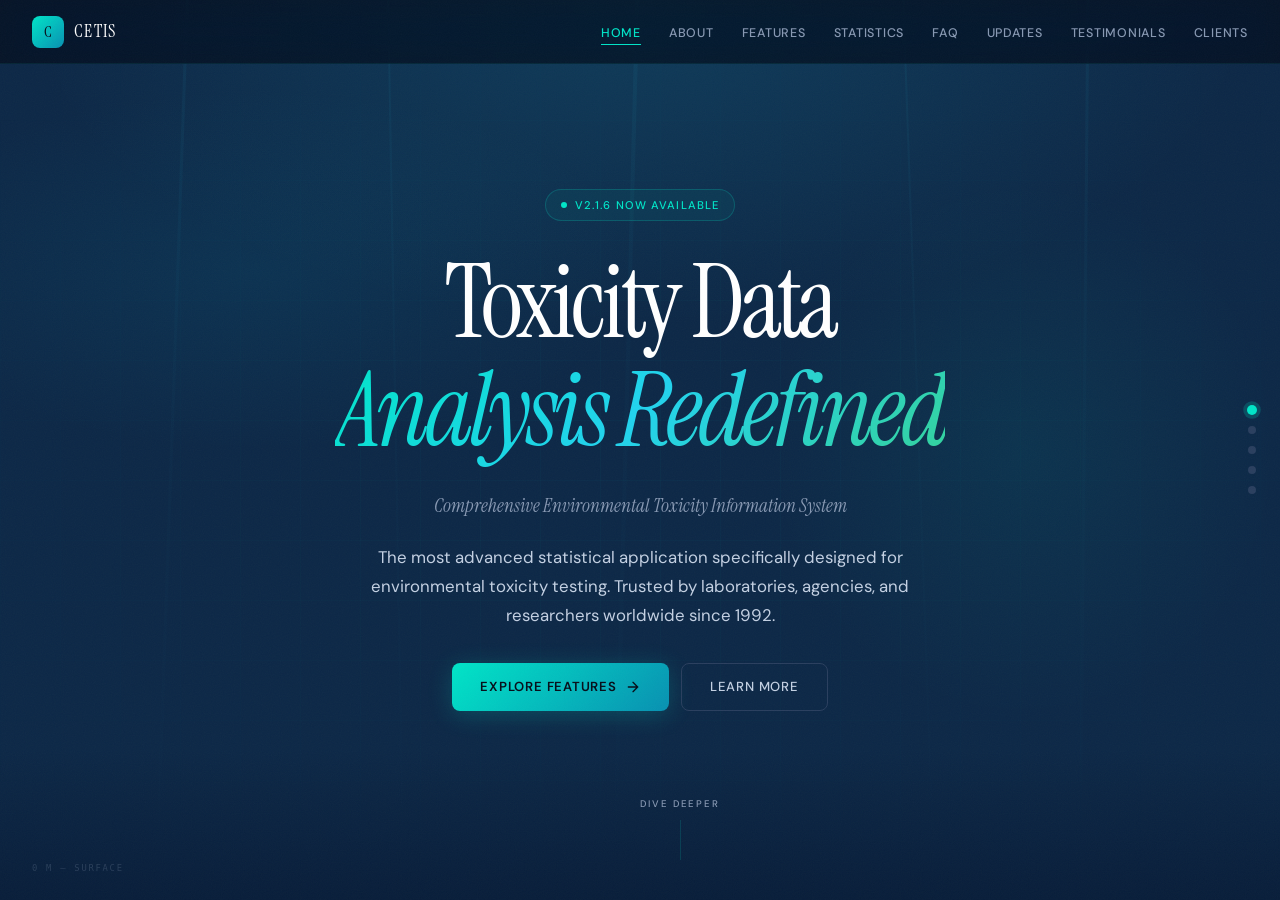
<file: Cetis/index.html>
<!DOCTYPE html>
<html lang="en">
<head>
  <meta charset="UTF-8">
  <meta name="viewport" content="width=device-width, initial-scale=1.0">
  <title>CETIS | Comprehensive Environmental Toxicity Information System</title>
  <meta name="description" content="CETIS by Tidepool Scientific — the most advanced toxicity data analysis and database application for environmental toxicology.">
  <link rel="preconnect" href="https://fonts.googleapis.com">
  <link href="https://fonts.googleapis.com/css2?family=DM+Sans:wght@400;500;600;700&family=Instrument+Serif:ital@0;1&display=swap" rel="stylesheet">
  <link rel="stylesheet" href="styles.css">
</head>
<body>

<!-- Nav -->
<nav id="navbar">
  <a href="index.html" class="nav-logo">
    <div class="nav-logo-mark">C</div>
    <span class="nav-logo-text">CETIS</span>
  </a>
  <button class="nav-toggle" onclick="document.querySelector('.nav-links').classList.toggle('open')" aria-label="Menu">
    <span></span><span></span><span></span>
  </button>
  <ul class="nav-links">
    <li><a href="index.html" class="active">Home</a></li>
    <li><a href="AboutCetis.html">About</a></li>
    <li><a href="cetisfeatures.html">Features</a></li>
    <li><a href="cetisstats.html">Statistics</a></li>
    <li><a href="cetisfaq.html">FAQ</a></li>
    <li><a href="CetisNewsAndUpdates.html">Updates</a></li>
    <li><a href="CetisTestimonials.html">Testimonials</a></li>
    <li><a href="CetisClientList.html">Clients</a></li>
  </ul>
</nav>

<!-- Side Navigation Dots -->
<div class="snap-dots" id="snapDots">
  <button class="snap-dot active" data-index="0" data-label="Surface"></button>
  <button class="snap-dot" data-index="1" data-label="Twilight"></button>
  <button class="snap-dot" data-index="2" data-label="Midnight"></button>
  <button class="snap-dot" data-index="3" data-label="Abyssal"></button>
  <button class="snap-dot" data-index="4" data-label="Trench"></button>
</div>

<!-- Snap Container -->
<main class="snap-container" id="snapContainer">

<!-- ═══ SECTION 0 — HERO (Surface) ═══ -->
<section class="hero depth-surface" data-snap="0">
  <div class="hero-bg"></div>
  <div class="hero-grid"></div>
  <div class="ocean-rays">
    <div class="ocean-ray"></div>
    <div class="ocean-ray"></div>
    <div class="ocean-ray"></div>
    <div class="ocean-ray"></div>
    <div class="ocean-ray"></div>
  </div>
  <div class="ocean-bubbles">
    <div class="bubble"></div>
    <div class="bubble"></div>
    <div class="bubble"></div>
    <div class="bubble"></div>
    <div class="bubble"></div>
    <div class="bubble"></div>
    <div class="bubble"></div>
  </div>
  <div class="hero-particles">
    <div class="particle" style="left:10%;top:15%;animation-delay:0s"></div>
    <div class="particle" style="left:35%;top:55%;animation-delay:1.5s"></div>
    <div class="particle" style="left:55%;top:25%;animation-delay:3s"></div>
    <div class="particle" style="left:80%;top:65%;animation-delay:0.8s"></div>
    <div class="particle" style="left:20%;top:75%;animation-delay:2.5s"></div>
    <div class="particle" style="left:65%;top:10%;animation-delay:4.2s"></div>
    <div class="particle" style="left:90%;top:40%;animation-delay:1.8s"></div>
    <div class="particle" style="left:45%;top:85%;animation-delay:3.5s"></div>
  </div>
  <div class="hero-content">
    <div class="hero-badge">
      <span class="hero-badge-dot"></span>
      v2.1.6 Now Available
    </div>
    <h1>Toxicity Data<br><em>Analysis Redefined</em></h1>
    <p class="hero-subtitle">Comprehensive Environmental Toxicity Information System</p>
    <p class="hero-desc">The most advanced statistical application specifically designed for environmental toxicity testing. Trusted by laboratories, agencies, and researchers worldwide since 1992.</p>
    <div class="hero-actions">
      <a href="cetisfeatures.html" class="btn-primary">
        Explore Features
        <svg width="16" height="16" viewBox="0 0 24 24" fill="none" stroke="currentColor" stroke-width="2" stroke-linecap="round"><path d="M5 12h14M12 5l7 7-7 7"/></svg>
      </a>
      <a href="AboutCetis.html" class="btn-secondary">Learn More</a>
    </div>
  </div>
  <div class="scroll-indicator">
    <span class="scroll-indicator-text">Dive Deeper</span>
    <div class="scroll-indicator-line"></div>
  </div>
  <div class="depth-label">0 m — Surface</div>
</section>

<!-- ═══ SECTION 1 — STATS + ABOUT (Twilight) ═══ -->
<section class="combined-stats-about depth-twilight" data-snap="1">
  <div class="ocean-bubbles" style="opacity:0.3">
    <div class="bubble"></div>
    <div class="bubble"></div>
    <div class="bubble"></div>
  </div>
  <div class="container">
    <!-- Stats row -->
    <div class="stats-grid" id="statsGrid">
      <div class="stat" data-count="30" data-suffix="+">
        <div class="stat-number">0+</div>
        <div class="stat-label">Years of Development</div>
      </div>
      <div class="stat" data-count="100" data-suffix="+">
        <div class="stat-number">0+</div>
        <div class="stat-label">Registered Users</div>
      </div>
      <div class="stat" data-count="41" data-suffix="">
        <div class="stat-number">0</div>
        <div class="stat-label">Regression Models</div>
      </div>
      <div class="stat" data-count="90" data-suffix="%">
        <div class="stat-number">0%</div>
        <div class="stat-label">Time Savings</div>
      </div>
    </div>
    <!-- About content -->
    <div class="section-label reveal-left">About CETIS</div>
    <div class="section-title reveal-left reveal-delay-1">Built for the <em>Environmental Toxicology</em> Community</div>
    <div class="about-grid">
      <div class="about-text reveal-left reveal-delay-2">
        <p>CETIS is a professional-level toxicity data analysis and database application developed by <strong>Tidepool Scientific, LLC</strong>. Built on the Microsoft Access platform, CETIS thoroughly analyzes, maintains, and organizes complex and heterogeneous toxicity data.</p>
        <p>Due to its comprehensive design and time-saving features, CETIS has broad appeal to research and commercial environmental toxicity laboratories, as well as state and federal agencies administering <strong>Whole Effluent Toxicity (WET)</strong> programs.</p>
      </div>
      <div class="about-cards reveal-right reveal-delay-3">
        <div class="about-card">
          <div class="about-card-icon">
            <svg viewBox="0 0 24 24"><path d="M3 3v18h18"/><rect x="7" y="10" width="3" height="8" rx="1"/><rect x="14" y="6" width="3" height="12" rx="1"/></svg>
          </div>
          <h4>Advanced Statistics</h4>
          <p>Full suite of hypothesis testing and point estimation with 41 non-linear regression models.</p>
        </div>
        <div class="about-card">
          <div class="about-card-icon">
            <svg viewBox="0 0 24 24"><path d="M12 22s8-4 8-10V5l-8-3-8 3v7c0 6 8 10 8 10z"/></svg>
          </div>
          <h4>Decision-Tree Automation</h4>
          <p>Automated method selection consistent with EPA, Environment Canada, and other regulatory frameworks.</p>
        </div>
        <div class="about-card">
          <div class="about-card-icon">
            <svg viewBox="0 0 24 24"><circle cx="12" cy="12" r="3"/><path d="M19.4 15a1.65 1.65 0 00.33 1.82l.06.06a2 2 0 01-2.83 2.83l-.06-.06a1.65 1.65 0 00-1.82-.33 1.65 1.65 0 00-1 1.51V21a2 2 0 01-4 0v-.09A1.65 1.65 0 009 19.4a1.65 1.65 0 00-1.82.33l-.06.06a2 2 0 01-2.83-2.83l.06-.06a1.65 1.65 0 00.33-1.82 1.65 1.65 0 00-1.51-1H3a2 2 0 010-4h.09A1.65 1.65 0 004.6 9a1.65 1.65 0 00-.33-1.82l-.06-.06a2 2 0 012.83-2.83l.06.06A1.65 1.65 0 009 4.68a1.65 1.65 0 001-1.51V3a2 2 0 014 0v.09a1.65 1.65 0 001 1.51 1.65 1.65 0 001.82-.33l.06-.06a2 2 0 012.83 2.83l-.06.06A1.65 1.65 0 0019.4 9a1.65 1.65 0 001.51 1H21a2 2 0 010 4h-.09a1.65 1.65 0 00-1.51 1z"/></svg>
          </div>
          <h4>Multi-User Architecture</h4>
          <p>File-server architecture with MD5 data integrity, supporting simultaneous access across workstations.</p>
        </div>
      </div>
    </div>
  </div>
  <div class="depth-label">200 m — Twilight Zone</div>
</section>

<!-- ═══ SECTION 2 — FEATURES (Midnight) ═══ -->
<section id="features" class="depth-midnight" data-snap="2">
  <div class="container">
    <div class="section-label reveal">Key Capabilities</div>
    <div class="section-title reveal reveal-delay-1">Everything You Need for <em>Toxicity Analysis</em></div>
    <div class="section-desc reveal reveal-delay-2">From data entry to regulatory reporting, CETIS streamlines your entire workflow.</div>
    <div class="features-grid">
      <div class="feature-card" data-stagger="0">
        <div class="feature-icon">
          <svg viewBox="0 0 24 24"><path d="M3 3v18h18"/><path d="M7 16l4-8 4 5 5-9"/></svg>
        </div>
        <h3>Linear &amp; Non-Linear Regression</h3>
        <p>4 MLE models and 41 non-linear models including Probit, Logistic, Gompertz, Weibull, and Morgan-Mercer-Flodin.</p>
      </div>
      <div class="feature-card" data-stagger="1">
        <div class="feature-icon">
          <svg viewBox="0 0 24 24"><path d="M22 11.08V12a10 10 0 11-5.93-9.14"/><path d="M22 4L12 14.01l-3-3"/></svg>
        </div>
        <h3>EPA TST Method</h3>
        <p>Test for Significant Toxicity using Welch's t Test &mdash; a bioequivalence approach controlling the false negative rate.</p>
      </div>
      <div class="feature-card" data-stagger="2">
        <div class="feature-icon">
          <svg viewBox="0 0 24 24"><path d="M14 2H6a2 2 0 00-2 2v16a2 2 0 002 2h12a2 2 0 002-2V8z"/><path d="M14 2v6h6M16 13H8M16 17H8M10 9H8"/></svg>
        </div>
        <h3>WET Evaluation Reports</h3>
        <p>Automated compliance assessment against IWC criteria with full test acceptability validation.</p>
      </div>
      <div class="feature-card" data-stagger="3">
        <div class="feature-icon">
          <svg viewBox="0 0 24 24"><rect x="3" y="3" width="18" height="18" rx="2"/><path d="M3 9h18M9 3v18"/></svg>
        </div>
        <h3>Quality Control Plots</h3>
        <p>Levey-Jennings (Shewhart), Cumulative Mean, and two-sided CUSUM plots for trend detection.</p>
      </div>
      <div class="feature-card" data-stagger="4">
        <div class="feature-icon">
          <svg viewBox="0 0 24 24"><path d="M4 15s1-1 4-1 5 2 8 2 4-1 4-1V3s-1 1-4 1-5-2-8-2-4 1-4 1z"/><line x1="4" y1="22" x2="4" y2="15"/></svg>
        </div>
        <h3>Regulatory Frameworks</h3>
        <p>Configurable decision trees for U.S. EPA, Environment Canada, and state-specific requirements.</p>
      </div>
      <div class="feature-card" data-stagger="5">
        <div class="feature-icon">
          <svg viewBox="0 0 24 24"><rect x="2" y="2" width="20" height="8" rx="2"/><rect x="2" y="14" width="20" height="8" rx="2"/><line x1="6" y1="6" x2="6.01" y2="6"/><line x1="6" y1="18" x2="6.01" y2="18"/></svg>
        </div>
        <h3>Split Database Architecture</h3>
        <p>Front-end application with server-based back-end for secure, multi-user simultaneous access.</p>
      </div>
    </div>
  </div>
  <div class="depth-label">1,000 m — Midnight Zone</div>
</section>

<!-- ═══ SECTION 3 — QUOTE + MEDIA (Abyssal) ═══ -->
<section class="combined-quote-media depth-abyssal" data-snap="3">
  <div class="testimonial-bg"></div>
  <div class="bio-particles">
    <div class="bio-dot"></div>
    <div class="bio-dot"></div>
    <div class="bio-dot"></div>
    <div class="bio-dot"></div>
    <div class="bio-dot"></div>
    <div class="bio-dot"></div>
  </div>
  <!-- Testimonial -->
  <div class="testimonial-inner">
    <div class="testimonial-quote-mark reveal-scale">&ldquo;</div>
    <blockquote class="reveal reveal-delay-1">CETIS requires less than one-tenth the time required to input and analyze toxicity data compared to traditional software solutions. Assuming 500 samples per year, this can represent annual savings of $15,000.</blockquote>
    <cite class="reveal reveal-delay-2">
      <strong>Tidepool Scientific</strong>
      Based on user productivity reports
    </cite>
  </div>
  <!-- Env Media Tags -->
  <div class="env-strip-inner">
    <div class="env-strip-label reveal reveal-delay-3">Supported Environmental Media</div>
    <div class="env-tags">
      <span class="env-tag">Freshwater</span>
      <span class="env-tag">Estuarine</span>
      <span class="env-tag">Marine</span>
      <span class="env-tag">Terrestrial</span>
      <span class="env-tag">Effluents</span>
      <span class="env-tag">Ambient Water</span>
      <span class="env-tag">Reference Toxicants</span>
      <span class="env-tag">Sediments</span>
      <span class="env-tag">Soils</span>
      <span class="env-tag">Aerosols</span>
    </div>
  </div>
  <div class="depth-label">4,000 m — Abyssal Zone</div>
</section>

<!-- ═══ SECTION 4 — CTA + FOOTER (Trench) ═══ -->
<section class="cta-footer-section depth-hadal" data-snap="4" style="background: #010509 !important;">
  <div class="hero-bg" style="background: radial-gradient(ellipse 50% 50% at 50% 50%, rgba(0,229,200,0.06) 0%, transparent 70%), #010509 !important;"></div>
  <div class="bio-particles" style="opacity:0.4">
    <div class="bio-dot"></div>
    <div class="bio-dot"></div>
    <div class="bio-dot"></div>
    <div class="bio-dot"></div>
    <div class="bio-dot"></div>
    <div class="bio-dot"></div>
  </div>
  <div class="cta-inner">
    <h2 class="reveal-scale">Ready to <em>Transform</em> Your Workflow?</h2>
    <p class="reveal reveal-delay-1">Join over 100 laboratories, agencies, and research institutions already using CETIS.</p>
    <div class="cta-actions reveal reveal-delay-2">
      <a href="cetisfeatures.html" class="btn-primary">View All Features</a>
      <a href="cetisfaq.html" class="btn-secondary">Read FAQ</a>
    </div>
    <div class="trust-row reveal reveal-delay-3">
      <div class="trust-item">
        <div class="trust-icon">
          <svg viewBox="0 0 24 24"><circle cx="12" cy="12" r="10"/><path d="M12 6v6l4 2"/></svg>
        </div>
        30+ Years
      </div>
      <div class="trust-item">
        <div class="trust-icon">
          <svg viewBox="0 0 24 24"><path d="M17 21v-2a4 4 0 00-4-4H5a4 4 0 00-4 4v2"/><circle cx="9" cy="7" r="4"/><path d="M23 21v-2a4 4 0 00-3-3.87M16 3.13a4 4 0 010 7.75"/></svg>
        </div>
        100+ Labs
      </div>
      <div class="trust-item">
        <div class="trust-icon">
          <svg viewBox="0 0 24 24"><path d="M12 22s8-4 8-10V5l-8-3-8 3v7c0 6 8 10 8 10z"/></svg>
        </div>
        EPA Compliant
      </div>
    </div>
  </div>
  <div class="depth-label">11,000 m — The Trench</div>
  <!-- Footer -->
  <footer style="background: transparent; border-top-color: rgba(255,255,255,0.03);">
    <div class="footer-inner">
      <div class="footer-brand">
        <div class="footer-logo-mark">C</div>
        <div class="footer-brand-text"><strong>CETIS</strong> by Tidepool Scientific</div>
      </div>
      <div class="footer-links">
        <a href="AboutCetis.html">About</a>
        <a href="cetisfeatures.html">Features</a>
        <a href="cetisstats.html">Statistics</a>
        <a href="cetisfaq.html">FAQ</a>
        <a href="CetisNewsAndUpdates.html">Updates</a>
        <a href="CetisTestimonials.html">Testimonials</a>
        <a href="CetisClientList.html">Clients</a>
      </div>
      <div class="footer-copy">&copy; 2025 Tidepool Scientific Software, LLC &middot; McKinleyville, CA &middot; CETIS v2.1.6</div>
    </div>
  </footer>
</section>

</main>

<script>
(() => {
  const container = document.getElementById('snapContainer');
  const dots = document.querySelectorAll('.snap-dot');
  const sections = container.querySelectorAll('[data-snap]');

  // ── Nav scroll effect ──
  container.addEventListener('scroll', () => {
    document.getElementById('navbar').classList.toggle('scrolled', container.scrollTop > 10);
  });

  // ── Intersection Observer for reveals ──
  const revealObserver = new IntersectionObserver((entries) => {
    entries.forEach(e => {
      if (e.isIntersecting) e.target.classList.add('visible');
    });
  }, { root: container, threshold: 0.15 });

  document.querySelectorAll('.reveal, .reveal-scale, .reveal-left, .reveal-right').forEach(el => {
    revealObserver.observe(el);
  });

  // ── Stat counters ──
  let statsCounted = false;
  const statsObserver = new IntersectionObserver((entries) => {
    entries.forEach(e => {
      if (e.isIntersecting && !statsCounted) {
        statsCounted = true;
        const stats = e.target.querySelectorAll('.stat');
        stats.forEach((stat, i) => {
          setTimeout(() => {
            stat.classList.add('visible');
            animateCounter(stat);
          }, i * 150);
        });
      }
    });
  }, { root: container, threshold: 0.2 });

  const statsGrid = document.getElementById('statsGrid');
  if (statsGrid) statsObserver.observe(statsGrid);

  function animateCounter(stat) {
    const target = parseInt(stat.dataset.count);
    const suffix = stat.dataset.suffix || '';
    const numEl = stat.querySelector('.stat-number');
    const duration = 1200;
    const start = performance.now();

    function update(now) {
      const elapsed = now - start;
      const progress = Math.min(elapsed / duration, 1);
      const eased = 1 - Math.pow(1 - progress, 3);
      const current = Math.round(eased * target);
      numEl.textContent = current + suffix;
      if (progress < 1) requestAnimationFrame(update);
    }
    requestAnimationFrame(update);
  }

  // ── Env tag wave animation ──
  const envObserver = new IntersectionObserver((entries) => {
    entries.forEach(e => {
      if (e.isIntersecting) {
        const tags = e.target.querySelectorAll('.env-tag');
        tags.forEach((tag, i) => {
          setTimeout(() => tag.classList.add('visible'), i * 70);
        });
        envObserver.unobserve(e.target);
      }
    });
  }, { root: container, threshold: 0.2 });

  const quoteMedia = document.querySelector('.combined-quote-media');
  if (quoteMedia) envObserver.observe(quoteMedia);

  // ── Feature card stagger ──
  const featureObserver = new IntersectionObserver((entries) => {
    entries.forEach(e => {
      if (e.isIntersecting) {
        const cards = e.target.querySelectorAll('.feature-card');
        cards.forEach((card, i) => {
          setTimeout(() => card.classList.add('visible'), i * 100);
        });
        featureObserver.unobserve(e.target);
      }
    });
  }, { root: container, threshold: 0.1 });

  const featuresSection = document.getElementById('features');
  if (featuresSection) featureObserver.observe(featuresSection);

  // ── Testimonial quote mark ──
  const quoteObserver = new IntersectionObserver((entries) => {
    entries.forEach(e => {
      if (e.isIntersecting) e.target.classList.add('visible');
    });
  }, { root: container, threshold: 0.2 });

  const quoteMark = document.querySelector('.testimonial-quote-mark');
  if (quoteMark) quoteObserver.observe(quoteMark);

  // ── Side dot navigation ──
  const snapObserver = new IntersectionObserver((entries) => {
    entries.forEach(e => {
      if (e.isIntersecting) {
        const idx = e.target.dataset.snap;
        dots.forEach(d => d.classList.remove('active'));
        const activeDot = document.querySelector(`.snap-dot[data-index="${idx}"]`);
        if (activeDot) activeDot.classList.add('active');
      }
    });
  }, { root: container, threshold: 0.4 });

  sections.forEach(s => snapObserver.observe(s));

  dots.forEach(dot => {
    dot.addEventListener('click', () => {
      const idx = dot.dataset.index;
      const target = container.querySelector(`[data-snap="${idx}"]`);
      if (target) target.scrollIntoView({ behavior: 'smooth' });
    });
  });

  // ── Hero parallax on scroll ──
  const heroContent = document.querySelector('.hero-content');
  const heroParticles = document.querySelector('.hero-particles');
  const heroRays = document.querySelector('.ocean-rays');
  const scrollIndicator = document.querySelector('.scroll-indicator');

  container.addEventListener('scroll', () => {
    const scrollY = container.scrollTop;
    const vh = window.innerHeight;
    if (scrollY < vh) {
      const progress = scrollY / vh;
      if (heroContent) {
        heroContent.style.transform = `translateY(${progress * 60}px)`;
        heroContent.style.opacity = 1 - progress * 1.3;
      }
      if (heroParticles) {
        heroParticles.style.transform = `translateY(${progress * 30}px)`;
        heroParticles.style.opacity = 1 - progress;
      }
      if (heroRays) {
        heroRays.style.opacity = 1 - progress * 1.5;
      }
      if (scrollIndicator) {
        scrollIndicator.style.opacity = 1 - progress * 3;
      }
    }
  });

})();
</script>

</body>
</html>
</file>
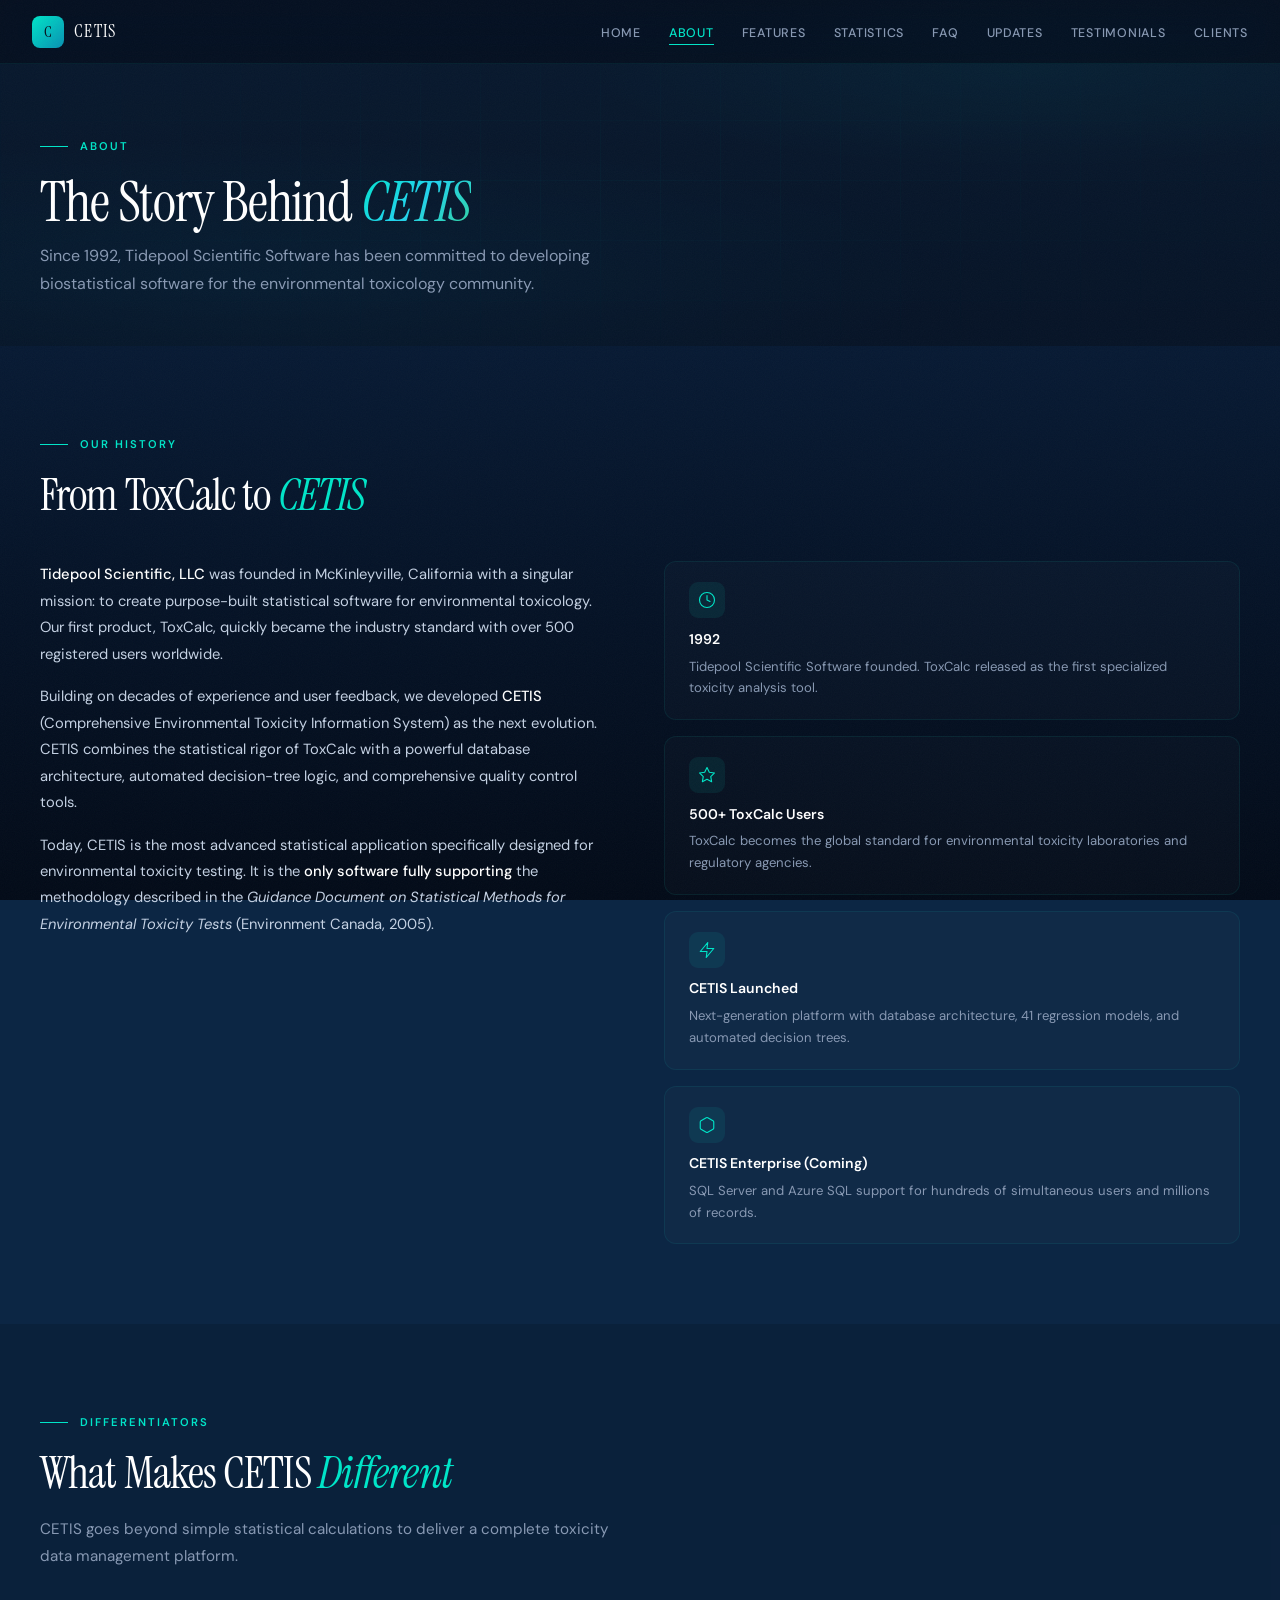
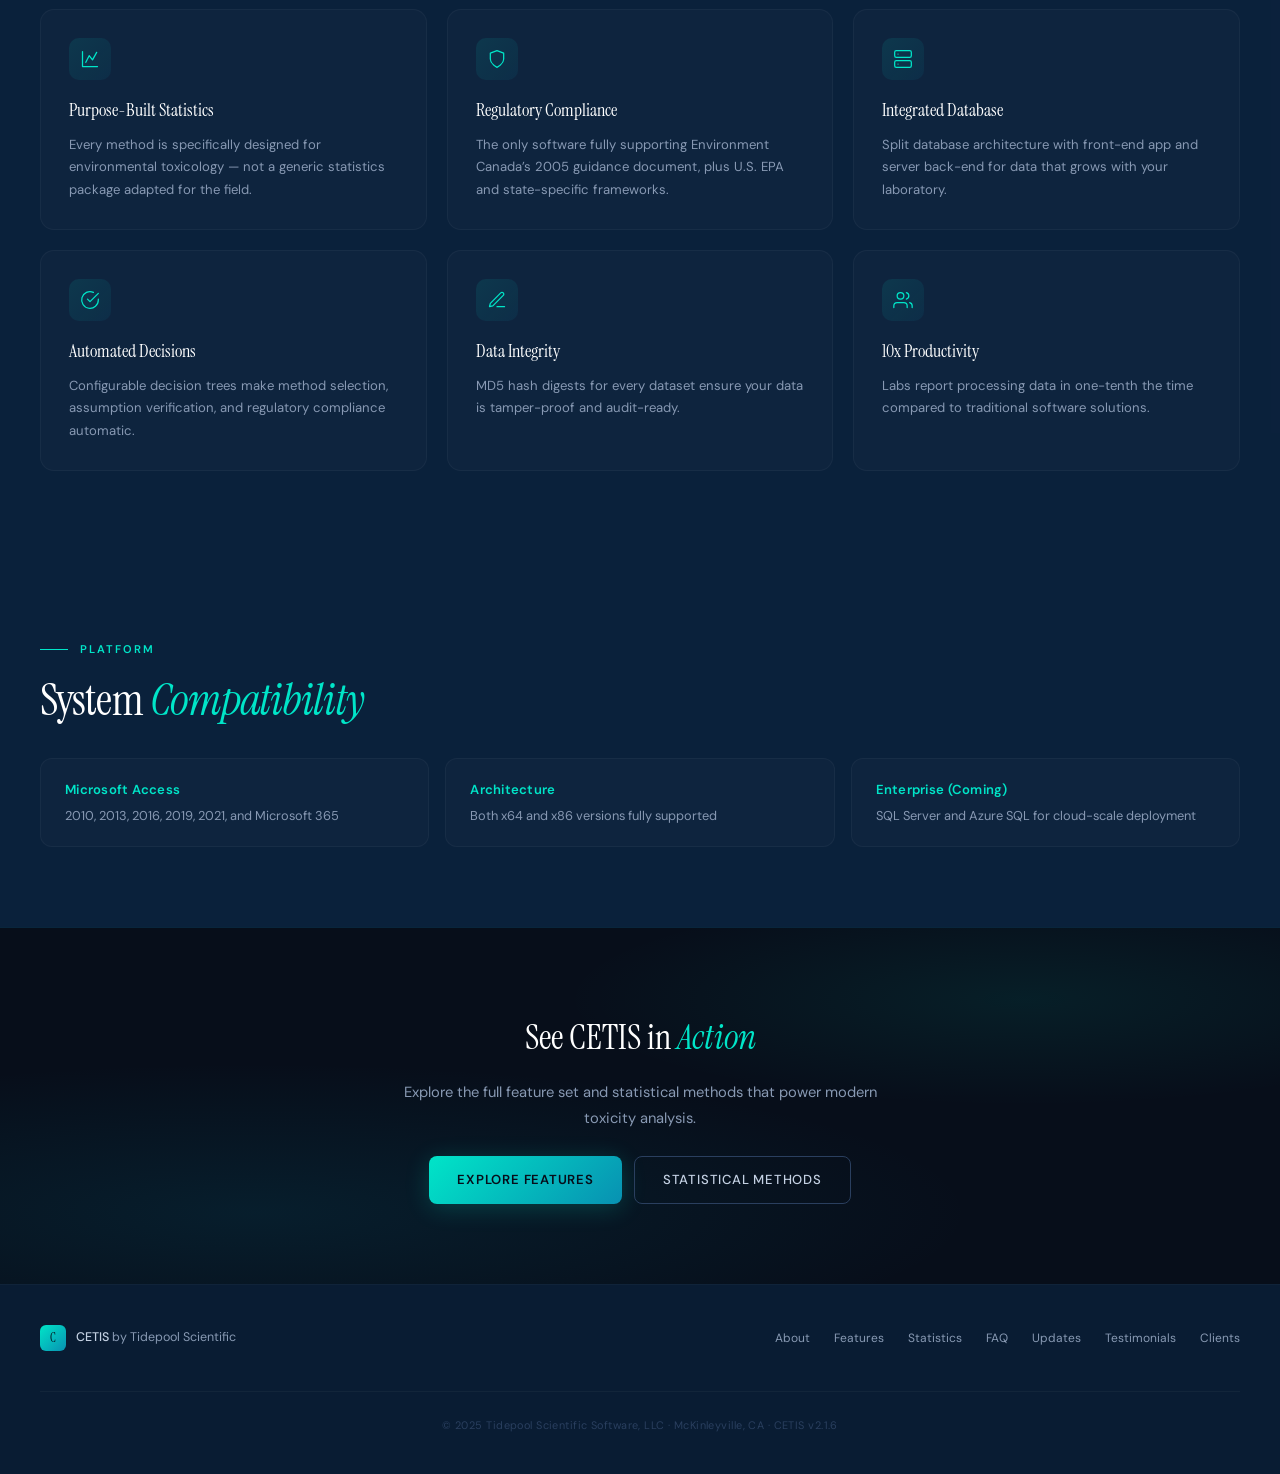
<file: Cetis/AboutCetis.html>
<!DOCTYPE html>
<html lang="en">
<head>
  <meta charset="UTF-8">
  <meta name="viewport" content="width=device-width, initial-scale=1.0">
  <title>About CETIS | Tidepool Scientific</title>
  <meta name="description" content="Learn about CETIS — the comprehensive environmental toxicity information system developed by Tidepool Scientific Software since 1992.">
  <link rel="preconnect" href="https://fonts.googleapis.com">
  <link href="https://fonts.googleapis.com/css2?family=DM+Sans:wght@400;500;600;700&family=Instrument+Serif:ital@0;1&display=swap" rel="stylesheet">
  <link rel="stylesheet" href="styles.css">
</head>
<body data-depth="col-1" class="page-enter">

<!-- Nav -->
<nav id="navbar">
  <a href="index.html" class="nav-logo">
    <div class="nav-logo-mark">C</div>
    <span class="nav-logo-text">CETIS</span>
  </a>
  <button class="nav-toggle" onclick="document.querySelector('.nav-links').classList.toggle('open')" aria-label="Menu">
    <span></span><span></span><span></span>
  </button>
  <ul class="nav-links">
    <li><a href="index.html">Home</a></li>
    <li><a href="AboutCetis.html" class="active">About</a></li>
    <li><a href="cetisfeatures.html">Features</a></li>
    <li><a href="cetisstats.html">Statistics</a></li>
    <li><a href="cetisfaq.html">FAQ</a></li>
    <li><a href="CetisNewsAndUpdates.html">Updates</a></li>
    <li><a href="CetisTestimonials.html">Testimonials</a></li>
    <li><a href="CetisClientList.html">Clients</a></li>
  </ul>
</nav>

<!-- Page Header -->
<section class="page-header">
  <div class="hero-bg"></div>
  <div class="hero-grid"></div>
  <div class="page-header-content">
    <div class="section-label">About</div>
    <h1>The Story Behind <em>CETIS</em></h1>
    <p>Since 1992, Tidepool Scientific Software has been committed to developing biostatistical software for the environmental toxicology community.</p>
  </div>
</section>

<!-- Origin Story -->
<section id="about">
  <div class="container">
    <div class="section-label">Our History</div>
    <div class="section-title">From ToxCalc to <em>CETIS</em></div>
    <div class="about-grid">
      <div class="about-text reveal">
        <p><strong>Tidepool Scientific, LLC</strong> was founded in McKinleyville, California with a singular mission: to create purpose-built statistical software for environmental toxicology. Our first product, ToxCalc, quickly became the industry standard with over 500 registered users worldwide.</p>
        <p>Building on decades of experience and user feedback, we developed <strong>CETIS</strong> (Comprehensive Environmental Toxicity Information System) as the next evolution. CETIS combines the statistical rigor of ToxCalc with a powerful database architecture, automated decision-tree logic, and comprehensive quality control tools.</p>
        <p>Today, CETIS is the most advanced statistical application specifically designed for environmental toxicity testing. It is the <strong>only software fully supporting</strong> the methodology described in the <em>Guidance Document on Statistical Methods for Environmental Toxicity Tests</em> (Environment Canada, 2005).</p>
      </div>
      <div class="about-cards reveal reveal-delay-1">
        <div class="about-card">
          <div class="about-card-icon">
            <svg viewBox="0 0 24 24"><circle cx="12" cy="12" r="10"/><path d="M12 6v6l4 2"/></svg>
          </div>
          <h4>1992</h4>
          <p>Tidepool Scientific Software founded. ToxCalc released as the first specialized toxicity analysis tool.</p>
        </div>
        <div class="about-card">
          <div class="about-card-icon">
            <svg viewBox="0 0 24 24"><path d="M12 2l3.09 6.26L22 9.27l-5 4.87 1.18 6.88L12 17.77l-6.18 3.25L7 14.14 2 9.27l6.91-1.01L12 2z"/></svg>
          </div>
          <h4>500+ ToxCalc Users</h4>
          <p>ToxCalc becomes the global standard for environmental toxicity laboratories and regulatory agencies.</p>
        </div>
        <div class="about-card">
          <div class="about-card-icon">
            <svg viewBox="0 0 24 24"><path d="M13 2L3 14h9l-1 8 10-12h-9l1-8z"/></svg>
          </div>
          <h4>CETIS Launched</h4>
          <p>Next-generation platform with database architecture, 41 regression models, and automated decision trees.</p>
        </div>
        <div class="about-card">
          <div class="about-card-icon">
            <svg viewBox="0 0 24 24"><path d="M21 16V8a2 2 0 00-1-1.73l-7-4a2 2 0 00-2 0l-7 4A2 2 0 003 8v8a2 2 0 001 1.73l7 4a2 2 0 002 0l7-4A2 2 0 0021 16z"/></svg>
          </div>
          <h4>CETIS Enterprise (Coming)</h4>
          <p>SQL Server and Azure SQL support for hundreds of simultaneous users and millions of records.</p>
        </div>
      </div>
    </div>
  </div>
</section>

<!-- What Makes CETIS Different -->
<section style="background: var(--deep);">
  <div class="container">
    <div class="section-label">Differentiators</div>
    <div class="section-title">What Makes CETIS <em>Different</em></div>
    <div class="section-desc" style="margin-bottom: 2.5rem;">CETIS goes beyond simple statistical calculations to deliver a complete toxicity data management platform.</div>
    <div class="features-grid">
      <div class="feature-card reveal">
        <div class="feature-icon">
          <svg viewBox="0 0 24 24"><path d="M3 3v18h18"/><path d="M7 16l4-8 4 5 5-9"/></svg>
        </div>
        <h3>Purpose-Built Statistics</h3>
        <p>Every method is specifically designed for environmental toxicology &mdash; not a generic statistics package adapted for the field.</p>
      </div>
      <div class="feature-card reveal reveal-delay-1">
        <div class="feature-icon">
          <svg viewBox="0 0 24 24"><path d="M12 22s8-4 8-10V5l-8-3-8 3v7c0 6 8 10 8 10z"/></svg>
        </div>
        <h3>Regulatory Compliance</h3>
        <p>The only software fully supporting Environment Canada&rsquo;s 2005 guidance document, plus U.S. EPA and state-specific frameworks.</p>
      </div>
      <div class="feature-card reveal reveal-delay-2">
        <div class="feature-icon">
          <svg viewBox="0 0 24 24"><rect x="2" y="2" width="20" height="8" rx="2"/><rect x="2" y="14" width="20" height="8" rx="2"/><line x1="6" y1="6" x2="6.01" y2="6"/><line x1="6" y1="18" x2="6.01" y2="18"/></svg>
        </div>
        <h3>Integrated Database</h3>
        <p>Split database architecture with front-end app and server back-end for data that grows with your laboratory.</p>
      </div>
      <div class="feature-card reveal">
        <div class="feature-icon">
          <svg viewBox="0 0 24 24"><path d="M22 11.08V12a10 10 0 11-5.93-9.14"/><path d="M22 4L12 14.01l-3-3"/></svg>
        </div>
        <h3>Automated Decisions</h3>
        <p>Configurable decision trees make method selection, assumption verification, and regulatory compliance automatic.</p>
      </div>
      <div class="feature-card reveal reveal-delay-1">
        <div class="feature-icon">
          <svg viewBox="0 0 24 24"><path d="M12 20h9"/><path d="M16.5 3.5a2.121 2.121 0 013 3L7 19l-4 1 1-4L16.5 3.5z"/></svg>
        </div>
        <h3>Data Integrity</h3>
        <p>MD5 hash digests for every dataset ensure your data is tamper-proof and audit-ready.</p>
      </div>
      <div class="feature-card reveal reveal-delay-2">
        <div class="feature-icon">
          <svg viewBox="0 0 24 24"><path d="M17 21v-2a4 4 0 00-4-4H5a4 4 0 00-4 4v2"/><circle cx="9" cy="7" r="4"/><path d="M23 21v-2a4 4 0 00-3-3.87M16 3.13a4 4 0 010 7.75"/></svg>
        </div>
        <h3>10x Productivity</h3>
        <p>Labs report processing data in one-tenth the time compared to traditional software solutions.</p>
      </div>
    </div>
  </div>
</section>

<!-- Platform -->
<section id="requirements" style="background: var(--abyss);">
  <div class="container">
    <div class="section-label">Platform</div>
    <div class="section-title">System <em>Compatibility</em></div>
    <div class="req-grid">
      <div class="req-card reveal">
        <h4>Microsoft Access</h4>
        <p>2010, 2013, 2016, 2019, 2021, and Microsoft 365</p>
      </div>
      <div class="req-card reveal reveal-delay-1">
        <h4>Architecture</h4>
        <p>Both x64 and x86 versions fully supported</p>
      </div>
      <div class="req-card reveal reveal-delay-2">
        <h4>Enterprise (Coming)</h4>
        <p>SQL Server and Azure SQL for cloud-scale deployment</p>
      </div>
    </div>
  </div>
</section>

<!-- CTA -->
<section class="cta-section">
  <div class="hero-bg"></div>
  <div class="cta-inner reveal">
    <h2>See CETIS in <em>Action</em></h2>
    <p>Explore the full feature set and statistical methods that power modern toxicity analysis.</p>
    <div class="cta-actions">
      <a href="cetisfeatures.html" class="btn-primary">Explore Features</a>
      <a href="cetisstats.html" class="btn-secondary">Statistical Methods</a>
    </div>
  </div>
</section>

<!-- Footer -->
<footer>
  <div class="footer-inner">
    <div class="footer-brand">
      <div class="footer-logo-mark">C</div>
      <div class="footer-brand-text"><strong>CETIS</strong> by Tidepool Scientific</div>
    </div>
    <div class="footer-links">
      <a href="AboutCetis.html">About</a>
      <a href="cetisfeatures.html">Features</a>
      <a href="cetisstats.html">Statistics</a>
      <a href="cetisfaq.html">FAQ</a>
      <a href="CetisNewsAndUpdates.html">Updates</a>
      <a href="CetisTestimonials.html">Testimonials</a>
      <a href="CetisClientList.html">Clients</a>
    </div>
    <div class="footer-copy">&copy; 2025 Tidepool Scientific Software, LLC &middot; McKinleyville, CA &middot; CETIS v2.1.6</div>
  </div>
</footer>

<script>
window.addEventListener('scroll', () => {
  document.getElementById('navbar').classList.toggle('scrolled', window.scrollY > 10);
});
const observer = new IntersectionObserver((entries) => {
  entries.forEach(e => { if (e.isIntersecting) e.target.classList.add('visible'); });
}, { threshold: 0.12 });
document.querySelectorAll('.reveal').forEach(el => observer.observe(el));

setTimeout(() => document.body.classList.remove('page-enter'), 500);
</script>

</body>
</html>
</file>
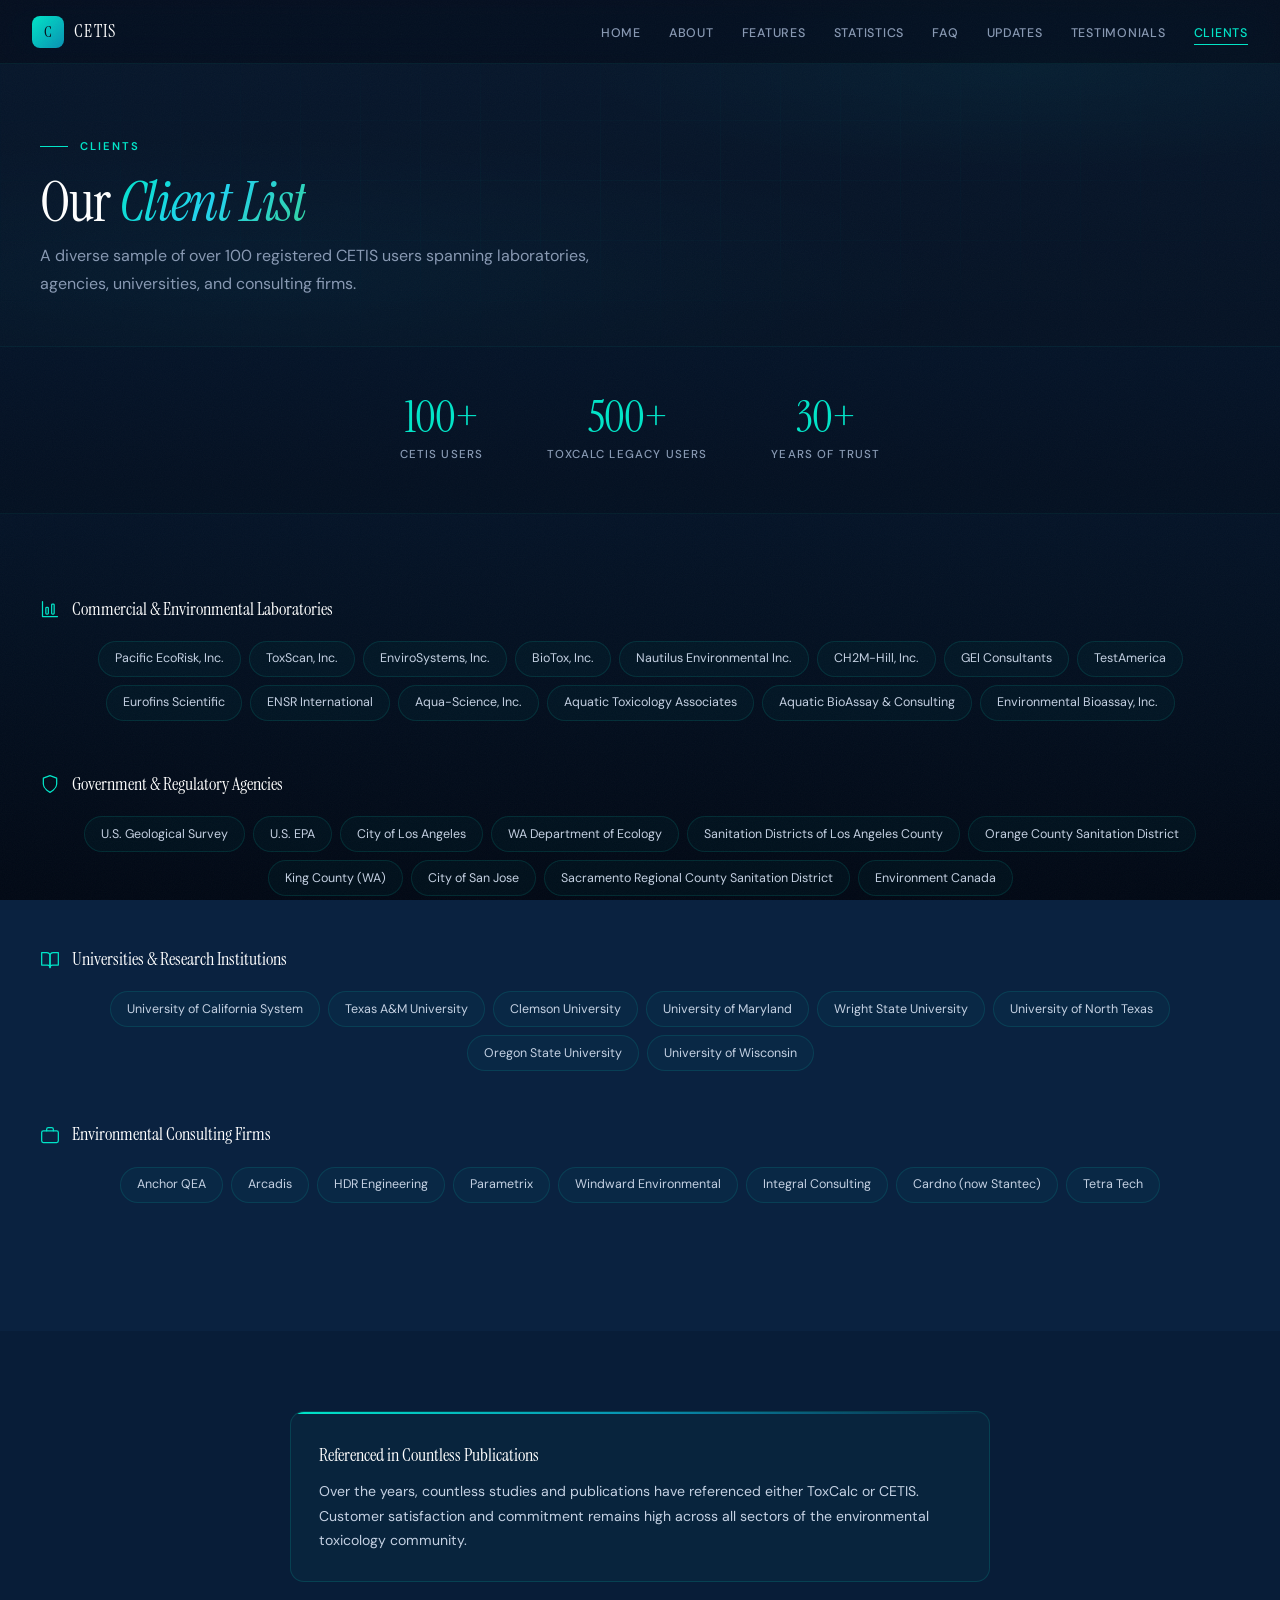
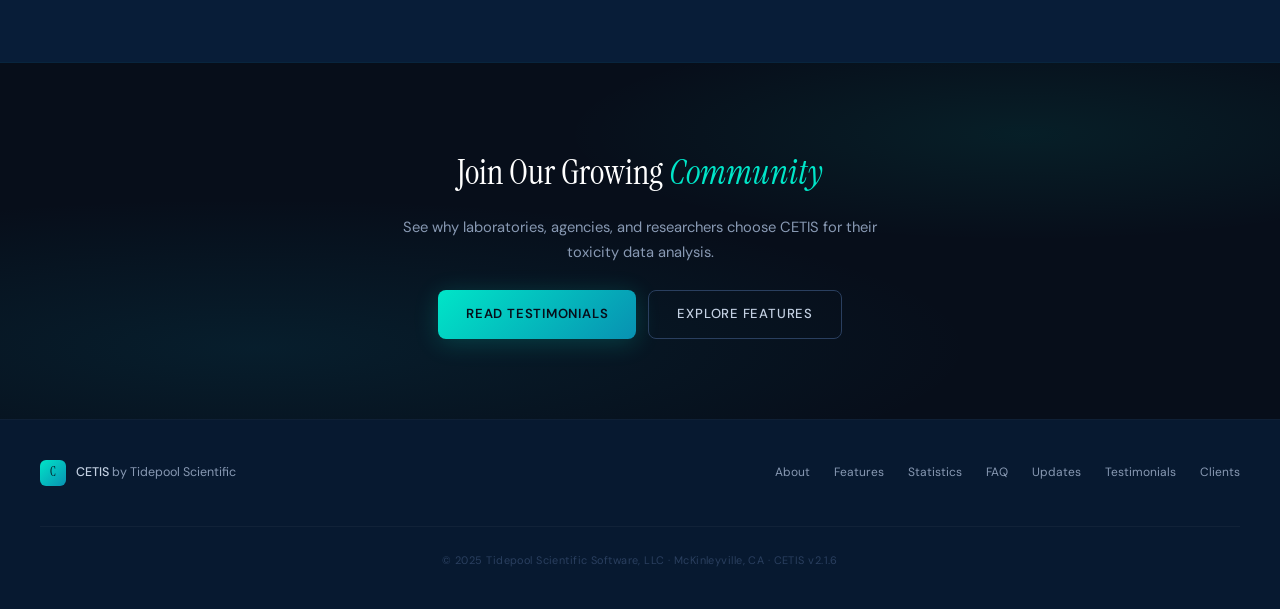
<file: Cetis/CetisClientList.html>
<!DOCTYPE html>
<html lang="en">
<head>
  <meta charset="UTF-8">
  <meta name="viewport" content="width=device-width, initial-scale=1.0">
  <title>CETIS Client List | Tidepool Scientific</title>
  <meta name="description" content="A diverse sample of over 100 registered CETIS users including universities, research institutions, commercial laboratories, and regulatory agencies.">
  <link rel="preconnect" href="https://fonts.googleapis.com">
  <link href="https://fonts.googleapis.com/css2?family=DM+Sans:wght@400;500;600;700&family=Instrument+Serif:ital@0;1&display=swap" rel="stylesheet">
  <link rel="stylesheet" href="styles.css">
</head>
<body data-depth="col-7" class="page-enter">

<!-- Nav -->
<nav id="navbar">
  <a href="index.html" class="nav-logo">
    <div class="nav-logo-mark">C</div>
    <span class="nav-logo-text">CETIS</span>
  </a>
  <button class="nav-toggle" onclick="document.querySelector('.nav-links').classList.toggle('open')" aria-label="Menu">
    <span></span><span></span><span></span>
  </button>
  <ul class="nav-links">
    <li><a href="index.html">Home</a></li>
    <li><a href="AboutCetis.html">About</a></li>
    <li><a href="cetisfeatures.html">Features</a></li>
    <li><a href="cetisstats.html">Statistics</a></li>
    <li><a href="cetisfaq.html">FAQ</a></li>
    <li><a href="CetisNewsAndUpdates.html">Updates</a></li>
    <li><a href="CetisTestimonials.html">Testimonials</a></li>
    <li><a href="CetisClientList.html" class="active">Clients</a></li>
  </ul>
</nav>

<!-- Page Header -->
<section class="page-header">
  <div class="hero-bg"></div>
  <div class="hero-grid"></div>
  <div class="page-header-content">
    <div class="section-label">Clients</div>
    <h1>Our <em>Client List</em></h1>
    <p>A diverse sample of over 100 registered CETIS users spanning laboratories, agencies, universities, and consulting firms.</p>
  </div>
</section>

<!-- Stats -->
<div class="stats-strip">
  <div class="stats-grid">
    <div class="stat reveal">
      <div class="stat-number">100+</div>
      <div class="stat-label">CETIS Users</div>
    </div>
    <div class="stat reveal reveal-delay-1">
      <div class="stat-number">500+</div>
      <div class="stat-label">ToxCalc Legacy Users</div>
    </div>
    <div class="stat reveal reveal-delay-2">
      <div class="stat-number">30+</div>
      <div class="stat-label">Years of Trust</div>
    </div>
  </div>
</div>

<!-- Client Categories -->
<section class="features-section">
  <div class="container">

    <div class="client-category reveal">
      <h3>
        <svg viewBox="0 0 24 24" stroke-linecap="round" stroke-linejoin="round"><path d="M3 3v18h18"/><rect x="7" y="10" width="3" height="8" rx="1"/><rect x="14" y="6" width="3" height="12" rx="1"/></svg>
        Commercial &amp; Environmental Laboratories
      </h3>
      <div class="env-tags">
        <span class="env-tag">Pacific EcoRisk, Inc.</span>
        <span class="env-tag">ToxScan, Inc.</span>
        <span class="env-tag">EnviroSystems, Inc.</span>
        <span class="env-tag">BioTox, Inc.</span>
        <span class="env-tag">Nautilus Environmental Inc.</span>
        <span class="env-tag">CH2M-Hill, Inc.</span>
        <span class="env-tag">GEI Consultants</span>
        <span class="env-tag">TestAmerica</span>
        <span class="env-tag">Eurofins Scientific</span>
        <span class="env-tag">ENSR International</span>
        <span class="env-tag">Aqua-Science, Inc.</span>
        <span class="env-tag">Aquatic Toxicology Associates</span>
        <span class="env-tag">Aquatic BioAssay &amp; Consulting</span>
        <span class="env-tag">Environmental Bioassay, Inc.</span>
      </div>
    </div>

    <div class="client-category reveal">
      <h3>
        <svg viewBox="0 0 24 24" stroke-linecap="round" stroke-linejoin="round"><path d="M12 22s8-4 8-10V5l-8-3-8 3v7c0 6 8 10 8 10z"/></svg>
        Government &amp; Regulatory Agencies
      </h3>
      <div class="env-tags">
        <span class="env-tag">U.S. Geological Survey</span>
        <span class="env-tag">U.S. EPA</span>
        <span class="env-tag">City of Los Angeles</span>
        <span class="env-tag">WA Department of Ecology</span>
        <span class="env-tag">Sanitation Districts of Los Angeles County</span>
        <span class="env-tag">Orange County Sanitation District</span>
        <span class="env-tag">King County (WA)</span>
        <span class="env-tag">City of San Jose</span>
        <span class="env-tag">Sacramento Regional County Sanitation District</span>
        <span class="env-tag">Environment Canada</span>
      </div>
    </div>

    <div class="client-category reveal">
      <h3>
        <svg viewBox="0 0 24 24" stroke-linecap="round" stroke-linejoin="round"><path d="M2 3h6a4 4 0 014 4v14a3 3 0 00-3-3H2z"/><path d="M22 3h-6a4 4 0 00-4 4v14a3 3 0 013-3h7z"/></svg>
        Universities &amp; Research Institutions
      </h3>
      <div class="env-tags">
        <span class="env-tag">University of California System</span>
        <span class="env-tag">Texas A&amp;M University</span>
        <span class="env-tag">Clemson University</span>
        <span class="env-tag">University of Maryland</span>
        <span class="env-tag">Wright State University</span>
        <span class="env-tag">University of North Texas</span>
        <span class="env-tag">Oregon State University</span>
        <span class="env-tag">University of Wisconsin</span>
      </div>
    </div>

    <div class="client-category reveal">
      <h3>
        <svg viewBox="0 0 24 24" stroke-linecap="round" stroke-linejoin="round"><rect x="2" y="7" width="20" height="14" rx="2"/><path d="M16 7V5a2 2 0 00-2-2h-4a2 2 0 00-2 2v2"/></svg>
        Environmental Consulting Firms
      </h3>
      <div class="env-tags">
        <span class="env-tag">Anchor QEA</span>
        <span class="env-tag">Arcadis</span>
        <span class="env-tag">HDR Engineering</span>
        <span class="env-tag">Parametrix</span>
        <span class="env-tag">Windward Environmental</span>
        <span class="env-tag">Integral Consulting</span>
        <span class="env-tag">Cardno (now Stantec)</span>
        <span class="env-tag">Tetra Tech</span>
      </div>
    </div>

  </div>
</section>

<!-- Publications Note -->
<section style="background: var(--deep);">
  <div class="container">
    <div class="highlight-box reveal" style="max-width: 700px; margin: 0 auto;">
      <h3>Referenced in Countless Publications</h3>
      <p>Over the years, countless studies and publications have referenced either ToxCalc or CETIS. Customer satisfaction and commitment remains high across all sectors of the environmental toxicology community.</p>
    </div>
  </div>
</section>

<!-- CTA -->
<section class="cta-section" style="background: var(--abyss);">
  <div class="hero-bg"></div>
  <div class="cta-inner reveal">
    <h2>Join Our Growing <em>Community</em></h2>
    <p>See why laboratories, agencies, and researchers choose CETIS for their toxicity data analysis.</p>
    <div class="cta-actions">
      <a href="CetisTestimonials.html" class="btn-primary">Read Testimonials</a>
      <a href="cetisfeatures.html" class="btn-secondary">Explore Features</a>
    </div>
  </div>
</section>

<!-- Footer -->
<footer>
  <div class="footer-inner">
    <div class="footer-brand">
      <div class="footer-logo-mark">C</div>
      <div class="footer-brand-text"><strong>CETIS</strong> by Tidepool Scientific</div>
    </div>
    <div class="footer-links">
      <a href="AboutCetis.html">About</a>
      <a href="cetisfeatures.html">Features</a>
      <a href="cetisstats.html">Statistics</a>
      <a href="cetisfaq.html">FAQ</a>
      <a href="CetisNewsAndUpdates.html">Updates</a>
      <a href="CetisTestimonials.html">Testimonials</a>
      <a href="CetisClientList.html">Clients</a>
    </div>
    <div class="footer-copy">&copy; 2025 Tidepool Scientific Software, LLC &middot; McKinleyville, CA &middot; CETIS v2.1.6</div>
  </div>
</footer>

<script>
window.addEventListener('scroll', () => {
  document.getElementById('navbar').classList.toggle('scrolled', window.scrollY > 10);
});
const observer = new IntersectionObserver((entries) => {
  entries.forEach(e => { if (e.isIntersecting) e.target.classList.add('visible'); });
}, { threshold: 0.12 });
document.querySelectorAll('.reveal').forEach(el => observer.observe(el));

setTimeout(() => document.body.classList.remove('page-enter'), 500);
</script>

</body>
</html>
</file>
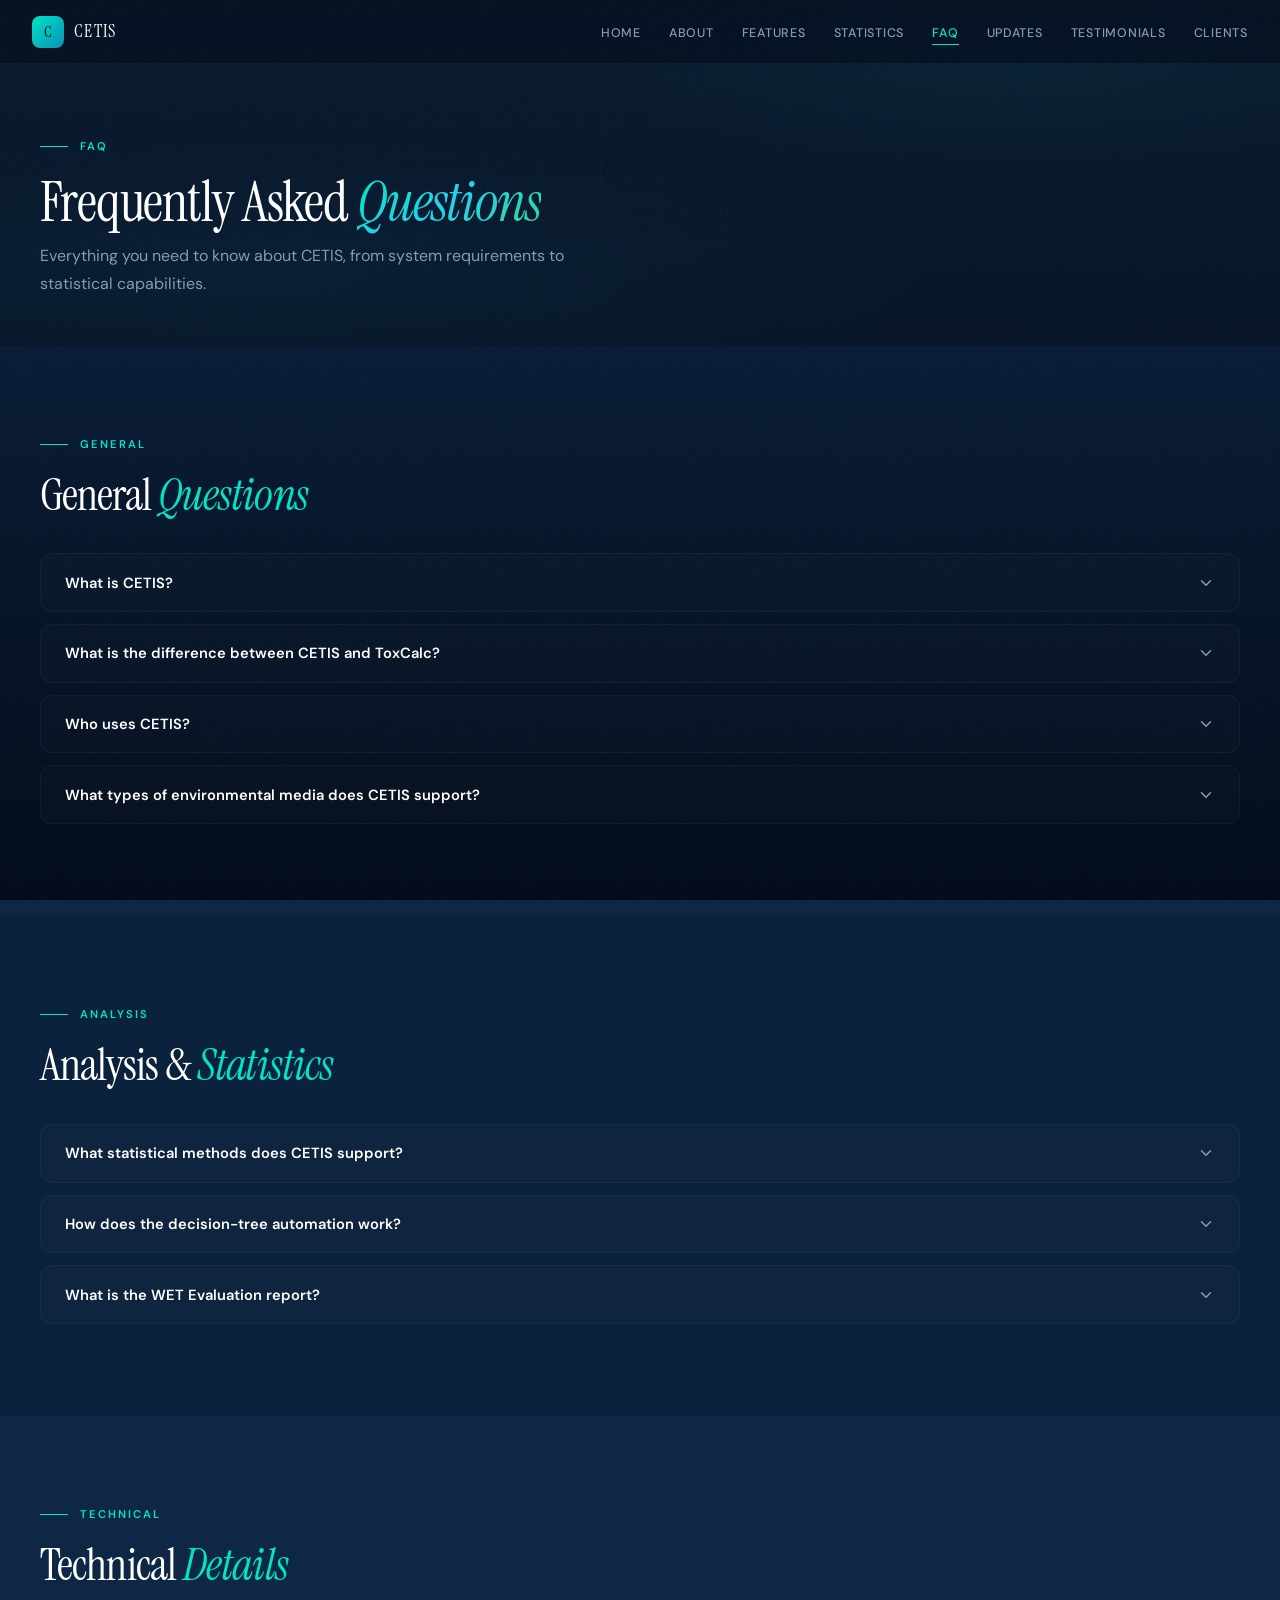
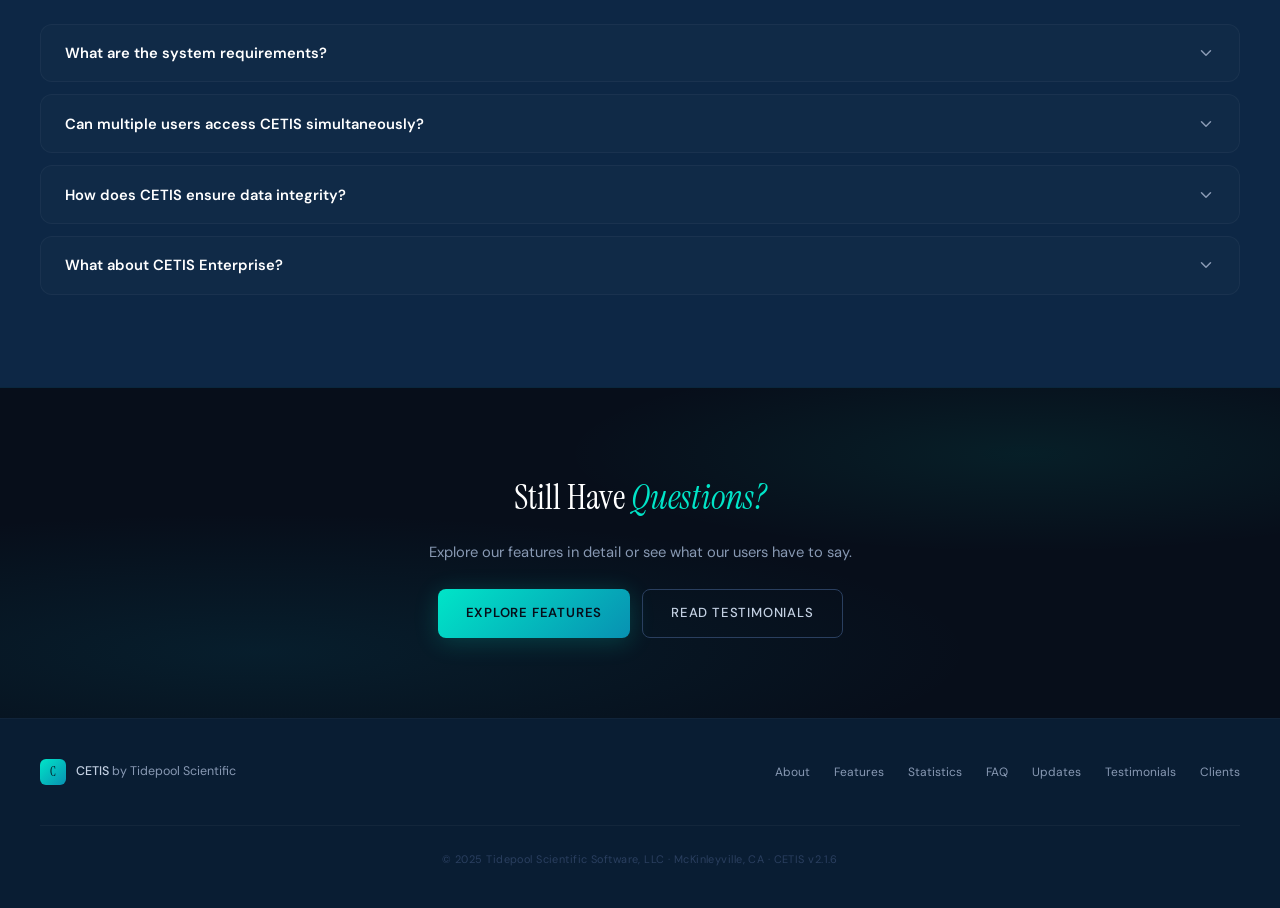
<file: Cetis/cetisfaq.html>
<!DOCTYPE html>
<html lang="en">
<head>
  <meta charset="UTF-8">
  <meta name="viewport" content="width=device-width, initial-scale=1.0">
  <title>CETIS FAQ | Tidepool Scientific</title>
  <meta name="description" content="Frequently asked questions about CETIS — system requirements, licensing, statistical methods, and more.">
  <link rel="preconnect" href="https://fonts.googleapis.com">
  <link href="https://fonts.googleapis.com/css2?family=DM+Sans:wght@400;500;600;700&family=Instrument+Serif:ital@0;1&display=swap" rel="stylesheet">
  <link rel="stylesheet" href="styles.css">
</head>
<body data-depth="col-4" class="page-enter">

<!-- Nav -->
<nav id="navbar">
  <a href="index.html" class="nav-logo">
    <div class="nav-logo-mark">C</div>
    <span class="nav-logo-text">CETIS</span>
  </a>
  <button class="nav-toggle" onclick="document.querySelector('.nav-links').classList.toggle('open')" aria-label="Menu">
    <span></span><span></span><span></span>
  </button>
  <ul class="nav-links">
    <li><a href="index.html">Home</a></li>
    <li><a href="AboutCetis.html">About</a></li>
    <li><a href="cetisfeatures.html">Features</a></li>
    <li><a href="cetisstats.html">Statistics</a></li>
    <li><a href="cetisfaq.html" class="active">FAQ</a></li>
    <li><a href="CetisNewsAndUpdates.html">Updates</a></li>
    <li><a href="CetisTestimonials.html">Testimonials</a></li>
    <li><a href="CetisClientList.html">Clients</a></li>
  </ul>
</nav>

<!-- Page Header -->
<section class="page-header">
  <div class="hero-bg"></div>
  <div class="hero-grid"></div>
  <div class="page-header-content">
    <div class="section-label">FAQ</div>
    <h1>Frequently Asked <em>Questions</em></h1>
    <p>Everything you need to know about CETIS, from system requirements to statistical capabilities.</p>
  </div>
</section>

<!-- General Questions -->
<section class="features-section">
  <div class="container">
    <div class="section-label">General</div>
    <div class="section-title" style="margin-bottom: 2rem;">General <em>Questions</em></div>

    <div class="faq-item">
      <button class="faq-question" onclick="this.parentElement.classList.toggle('open')">
        What is CETIS?
        <svg viewBox="0 0 24 24" stroke-linecap="round" stroke-linejoin="round"><path d="M6 9l6 6 6-6"/></svg>
      </button>
      <div class="faq-answer">
        <div class="faq-answer-inner">
          <p>CETIS (Comprehensive Environmental Toxicity Information System) is a professional-level toxicity data analysis and database application developed by Tidepool Scientific, LLC. It is a Microsoft Access-based application designed to thoroughly analyze, maintain, and organize complex and heterogeneous toxicity data from environmental toxicity testing.</p>
        </div>
      </div>
    </div>

    <div class="faq-item">
      <button class="faq-question" onclick="this.parentElement.classList.toggle('open')">
        What is the difference between CETIS and ToxCalc?
        <svg viewBox="0 0 24 24" stroke-linecap="round" stroke-linejoin="round"><path d="M6 9l6 6 6-6"/></svg>
      </button>
      <div class="faq-answer">
        <div class="faq-answer-inner">
          <p>ToxCalc was Tidepool Scientific's original product, released in 1992, with over 500 registered users worldwide. CETIS is the next-generation successor that builds on ToxCalc's statistical foundation while adding a powerful database architecture, automated decision-tree logic, quality control plots, WET evaluation reports, and many more advanced features.</p>
        </div>
      </div>
    </div>

    <div class="faq-item">
      <button class="faq-question" onclick="this.parentElement.classList.toggle('open')">
        Who uses CETIS?
        <svg viewBox="0 0 24 24" stroke-linecap="round" stroke-linejoin="round"><path d="M6 9l6 6 6-6"/></svg>
      </button>
      <div class="faq-answer">
        <div class="faq-answer-inner">
          <p>CETIS has over 100 registered users spanning commercial environmental laboratories, government regulatory agencies (including the U.S. EPA and U.S. Geological Survey), public and private universities, research institutions, and environmental consulting firms. Users include organizations like CH2M-Hill, Pacific EcoRisk, Texas A&amp;M University, and many more.</p>
        </div>
      </div>
    </div>

    <div class="faq-item">
      <button class="faq-question" onclick="this.parentElement.classList.toggle('open')">
        What types of environmental media does CETIS support?
        <svg viewBox="0 0 24 24" stroke-linecap="round" stroke-linejoin="round"><path d="M6 9l6 6 6-6"/></svg>
      </button>
      <div class="faq-answer">
        <div class="faq-answer-inner">
          <p>CETIS supports freshwater, estuarine, marine, and terrestrial toxicity tests performed on various environmental media including effluents, ambient water, reference toxicants, and sediment samples. It can also be adapted to toxicity tests performed on soils, aerosols, and other media types.</p>
        </div>
      </div>
    </div>
  </div>
</section>

<!-- Analysis Questions -->
<section style="background: var(--deep);">
  <div class="container">
    <div class="section-label">Analysis</div>
    <div class="section-title" style="margin-bottom: 2rem;">Analysis &amp; <em>Statistics</em></div>

    <div class="faq-item">
      <button class="faq-question" onclick="this.parentElement.classList.toggle('open')">
        What statistical methods does CETIS support?
        <svg viewBox="0 0 24 24" stroke-linecap="round" stroke-linejoin="round"><path d="M6 9l6 6 6-6"/></svg>
      </button>
      <div class="faq-answer">
        <div class="faq-answer-inner">
          <p>CETIS provides a full suite of methods for both hypothesis testing (NOEL/LOEL) and point estimation (EC/LC/IC values). This includes 4 linear regression (MLE) models, 41 non-linear regression models, Spearman-Karber and Trimmed Spearman-Karber methods, the U.S. EPA TST method, and comprehensive residual analysis diagnostics including Shapiro-Wilk, Anderson-Darling, Bartlett, Grubbs, and Mann-Kendall tests.</p>
        </div>
      </div>
    </div>

    <div class="faq-item">
      <button class="faq-question" onclick="this.parentElement.classList.toggle('open')">
        How does the decision-tree automation work?
        <svg viewBox="0 0 24 24" stroke-linecap="round" stroke-linejoin="round"><path d="M6 9l6 6 6-6"/></svg>
      </button>
      <div class="faq-answer">
        <div class="faq-answer-inner">
          <p>CETIS implements decision-making logic that automatically selects the correct statistical method and verifies all assumptions are met. Since different federal and state programs have different rules, you can quickly switch decision trees to match the governing jurisdiction &mdash; whether U.S. EPA, Environment Canada, or a specific state. You always retain the ability to override any automated decision.</p>
        </div>
      </div>
    </div>

    <div class="faq-item">
      <button class="faq-question" onclick="this.parentElement.classList.toggle('open')">
        What is the WET Evaluation report?
        <svg viewBox="0 0 24 24" stroke-linecap="round" stroke-linejoin="round"><path d="M6 9l6 6 6-6"/></svg>
      </button>
      <div class="faq-answer">
        <div class="faq-answer-inner">
          <p>The WET (Whole Effluent Toxicity) Evaluation report assesses a toxicity test for compliance with established IWC (Instream Waste Concentration) criteria and test acceptability criteria. CETIS considers the WET test regulatorily significant if the calculated index of toxicity is less than or equal to the permitted IWC. This automates a critical step in regulatory compliance.</p>
        </div>
      </div>
    </div>
  </div>
</section>

<!-- Technical Questions -->
<section class="features-section">
  <div class="container">
    <div class="section-label">Technical</div>
    <div class="section-title" style="margin-bottom: 2rem;">Technical <em>Details</em></div>

    <div class="faq-item">
      <button class="faq-question" onclick="this.parentElement.classList.toggle('open')">
        What are the system requirements?
        <svg viewBox="0 0 24 24" stroke-linecap="round" stroke-linejoin="round"><path d="M6 9l6 6 6-6"/></svg>
      </button>
      <div class="faq-answer">
        <div class="faq-answer-inner">
          <p>CETIS requires Microsoft Access (2010, 2013, 2016, 2019, 2021, or Microsoft 365). Both x64 and x86 versions are supported. CETIS uses a split database architecture with a front-end application installed on each workstation and a back-end database on a shared network drive.</p>
        </div>
      </div>
    </div>

    <div class="faq-item">
      <button class="faq-question" onclick="this.parentElement.classList.toggle('open')">
        Can multiple users access CETIS simultaneously?
        <svg viewBox="0 0 24 24" stroke-linecap="round" stroke-linejoin="round"><path d="M6 9l6 6 6-6"/></svg>
      </button>
      <div class="faq-answer">
        <div class="faq-answer-inner">
          <p>Yes. CETIS uses a file-server architecture where the front-end application is installed on each workstation while the back-end database resides on a shared server. Licensed copies can be distributed among multiple workstations, all accessing the same shared data repository simultaneously.</p>
        </div>
      </div>
    </div>

    <div class="faq-item">
      <button class="faq-question" onclick="this.parentElement.classList.toggle('open')">
        How does CETIS ensure data integrity?
        <svg viewBox="0 0 24 24" stroke-linecap="round" stroke-linejoin="round"><path d="M6 9l6 6 6-6"/></svg>
      </button>
      <div class="faq-answer">
        <div class="faq-answer-inner">
          <p>CETIS calculates and stores MD5 hash digests for each dataset, providing a tamper-proof verification mechanism. This ensures data integrity for regulatory audits, legal proceedings, and quality assurance purposes. Any modification to the underlying data would be immediately detectable.</p>
        </div>
      </div>
    </div>

    <div class="faq-item">
      <button class="faq-question" onclick="this.parentElement.classList.toggle('open')">
        What about CETIS Enterprise?
        <svg viewBox="0 0 24 24" stroke-linecap="round" stroke-linejoin="round"><path d="M6 9l6 6 6-6"/></svg>
      </button>
      <div class="faq-answer">
        <div class="faq-answer-inner">
          <p>CETIS Enterprise is a new version currently in development that will support hundreds of simultaneous users, millions of records, and remote access. It will use various versions of SQL Server and Azure SQL, implementing mission-critical database management for large-scale toxicity data operations.</p>
        </div>
      </div>
    </div>
  </div>
</section>

<!-- CTA -->
<section class="cta-section">
  <div class="hero-bg"></div>
  <div class="cta-inner reveal">
    <h2>Still Have <em>Questions?</em></h2>
    <p>Explore our features in detail or see what our users have to say.</p>
    <div class="cta-actions">
      <a href="cetisfeatures.html" class="btn-primary">Explore Features</a>
      <a href="CetisTestimonials.html" class="btn-secondary">Read Testimonials</a>
    </div>
  </div>
</section>

<!-- Footer -->
<footer>
  <div class="footer-inner">
    <div class="footer-brand">
      <div class="footer-logo-mark">C</div>
      <div class="footer-brand-text"><strong>CETIS</strong> by Tidepool Scientific</div>
    </div>
    <div class="footer-links">
      <a href="AboutCetis.html">About</a>
      <a href="cetisfeatures.html">Features</a>
      <a href="cetisstats.html">Statistics</a>
      <a href="cetisfaq.html">FAQ</a>
      <a href="CetisNewsAndUpdates.html">Updates</a>
      <a href="CetisTestimonials.html">Testimonials</a>
      <a href="CetisClientList.html">Clients</a>
    </div>
    <div class="footer-copy">&copy; 2025 Tidepool Scientific Software, LLC &middot; McKinleyville, CA &middot; CETIS v2.1.6</div>
  </div>
</footer>

<script>
window.addEventListener('scroll', () => {
  document.getElementById('navbar').classList.toggle('scrolled', window.scrollY > 10);
});
const observer = new IntersectionObserver((entries) => {
  entries.forEach(e => { if (e.isIntersecting) e.target.classList.add('visible'); });
}, { threshold: 0.12 });
document.querySelectorAll('.reveal').forEach(el => observer.observe(el));

setTimeout(() => document.body.classList.remove('page-enter'), 500);
</script>

</body>
</html>
</file>
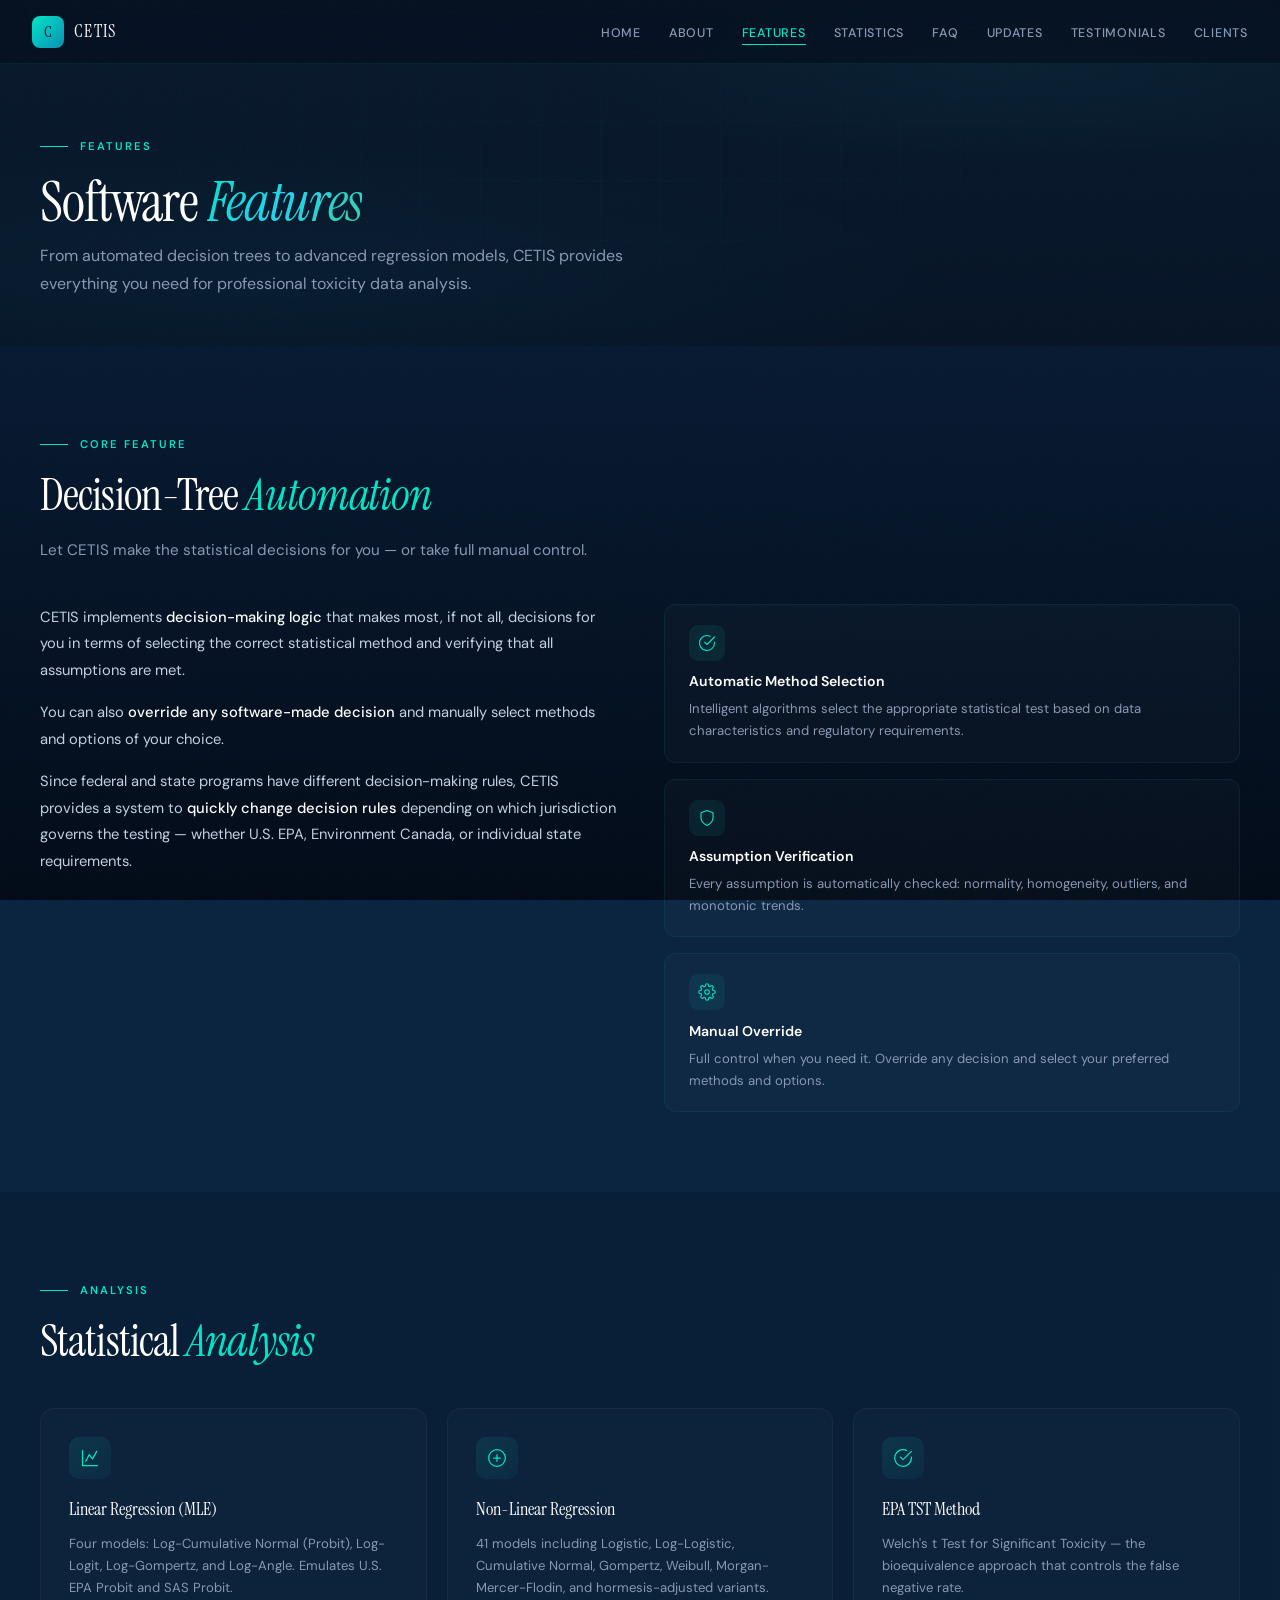
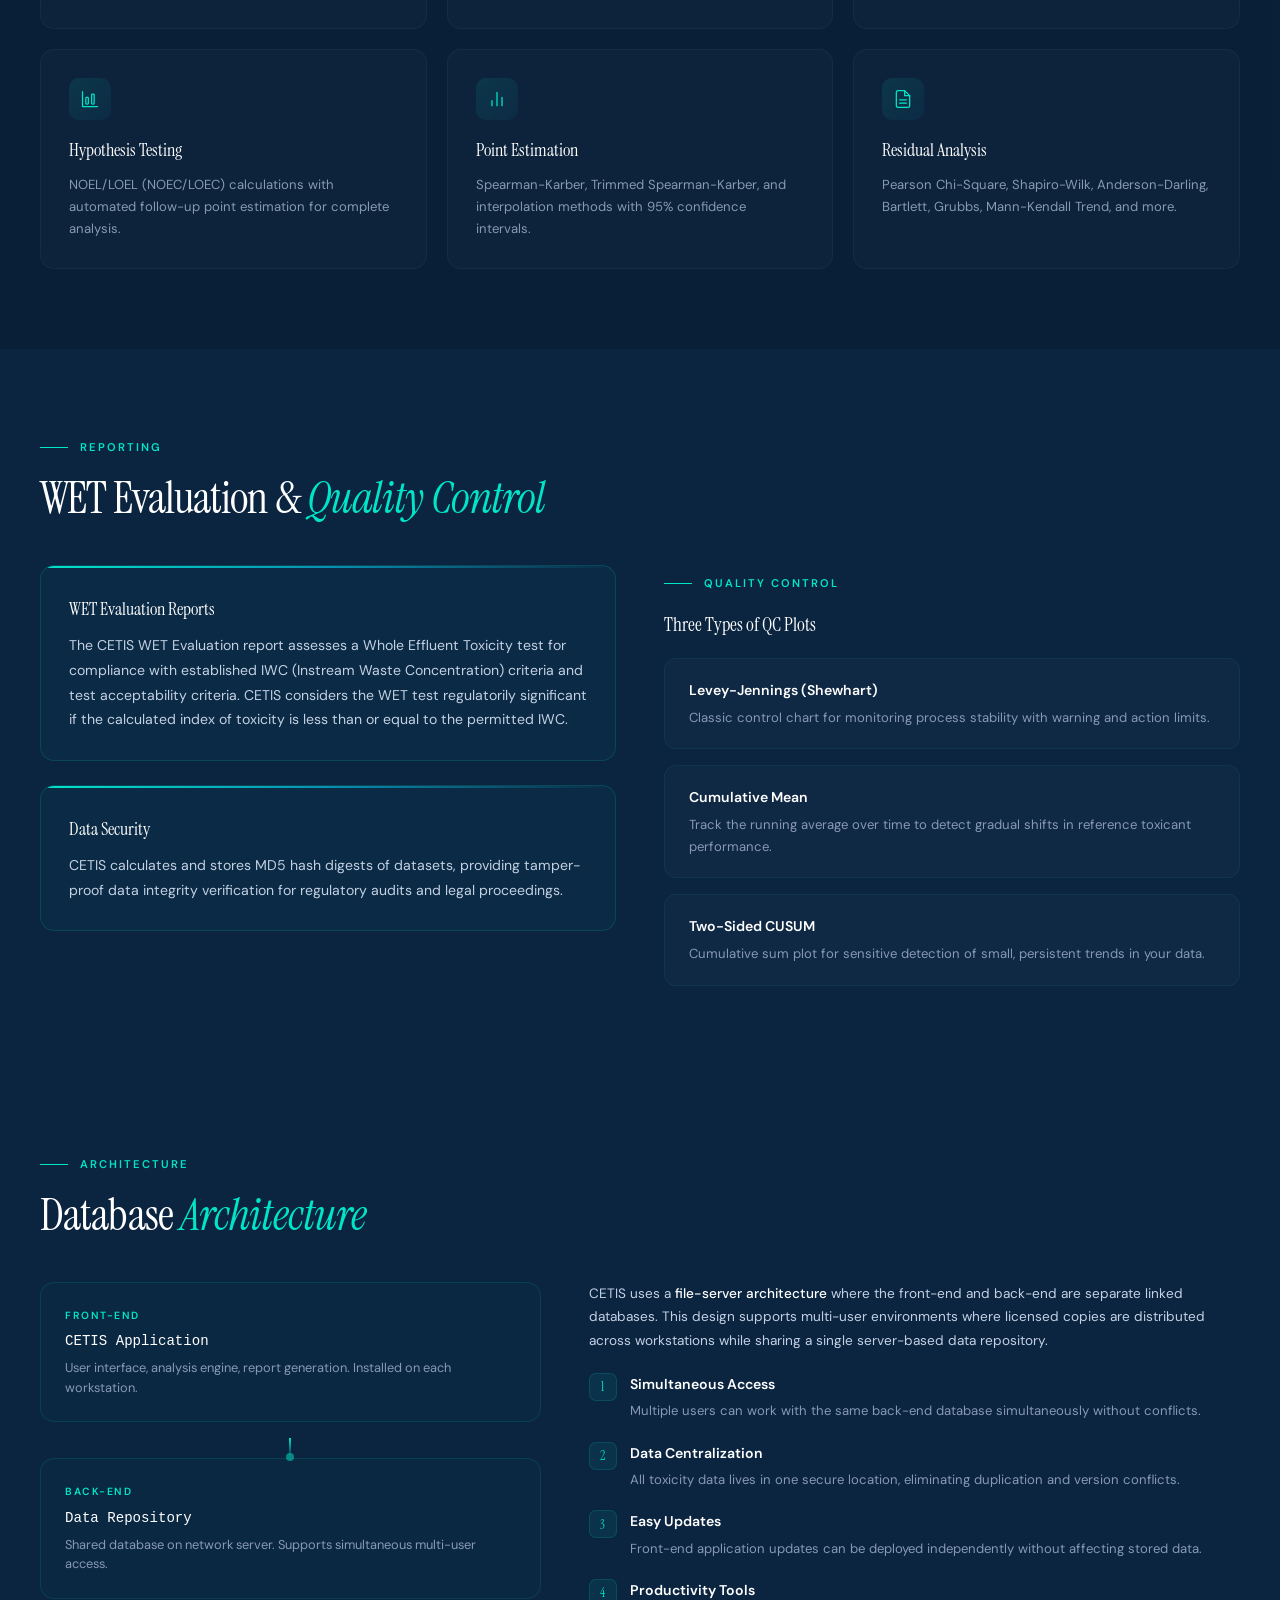
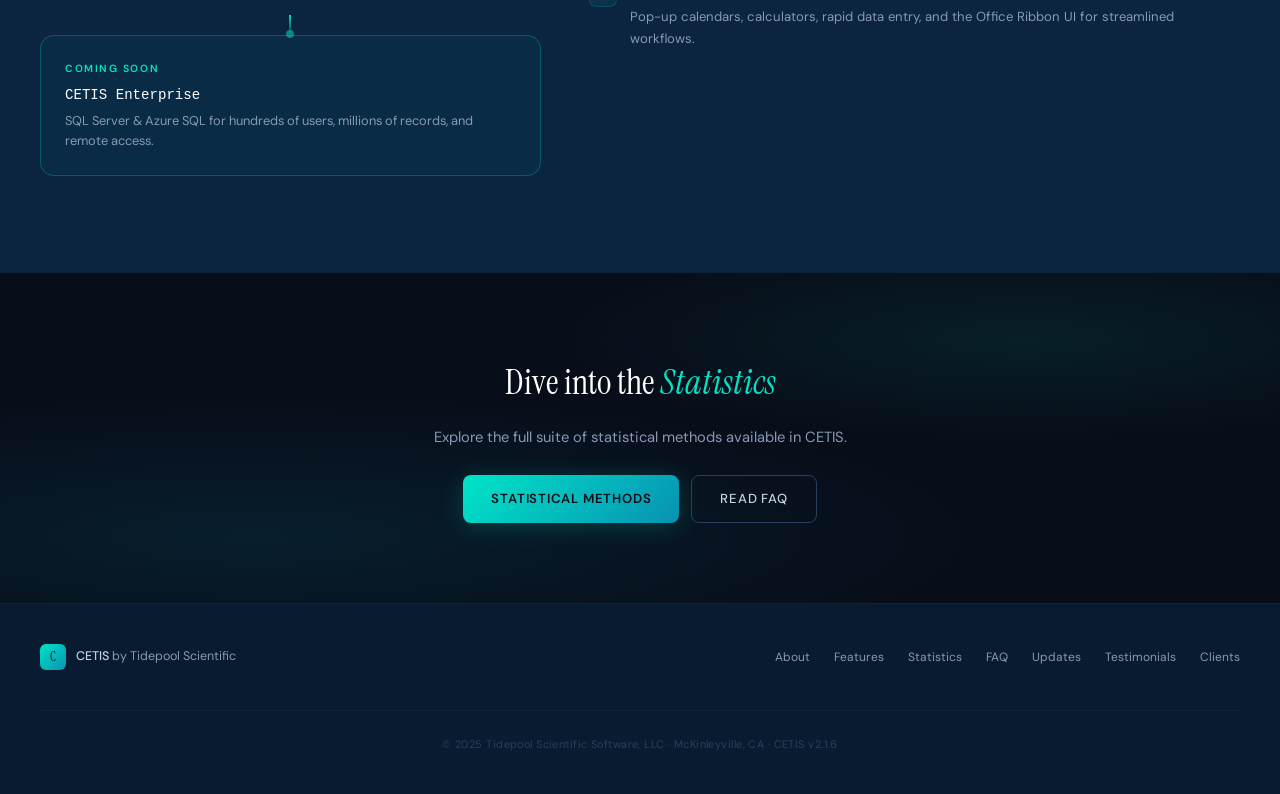
<file: Cetis/cetisfeatures.html>
<!DOCTYPE html>
<html lang="en">
<head>
  <meta charset="UTF-8">
  <meta name="viewport" content="width=device-width, initial-scale=1.0">
  <title>CETIS Features | Tidepool Scientific</title>
  <meta name="description" content="Explore CETIS features: decision-tree automation, statistical analysis, WET evaluation, quality control plots, and database architecture.">
  <link rel="preconnect" href="https://fonts.googleapis.com">
  <link href="https://fonts.googleapis.com/css2?family=DM+Sans:wght@400;500;600;700&family=Instrument+Serif:ital@0;1&display=swap" rel="stylesheet">
  <link rel="stylesheet" href="styles.css">
</head>
<body data-depth="col-2" class="page-enter">

<!-- Nav -->
<nav id="navbar">
  <a href="index.html" class="nav-logo">
    <div class="nav-logo-mark">C</div>
    <span class="nav-logo-text">CETIS</span>
  </a>
  <button class="nav-toggle" onclick="document.querySelector('.nav-links').classList.toggle('open')" aria-label="Menu">
    <span></span><span></span><span></span>
  </button>
  <ul class="nav-links">
    <li><a href="index.html">Home</a></li>
    <li><a href="AboutCetis.html">About</a></li>
    <li><a href="cetisfeatures.html" class="active">Features</a></li>
    <li><a href="cetisstats.html">Statistics</a></li>
    <li><a href="cetisfaq.html">FAQ</a></li>
    <li><a href="CetisNewsAndUpdates.html">Updates</a></li>
    <li><a href="CetisTestimonials.html">Testimonials</a></li>
    <li><a href="CetisClientList.html">Clients</a></li>
  </ul>
</nav>

<!-- Page Header -->
<section class="page-header">
  <div class="hero-bg"></div>
  <div class="hero-grid"></div>
  <div class="page-header-content">
    <div class="section-label">Features</div>
    <h1>Software <em>Features</em></h1>
    <p>From automated decision trees to advanced regression models, CETIS provides everything you need for professional toxicity data analysis.</p>
  </div>
</section>

<!-- Decision Tree -->
<section class="features-section">
  <div class="container">
    <div class="section-label">Core Feature</div>
    <div class="section-title">Decision-Tree <em>Automation</em></div>
    <div class="section-desc" style="margin-bottom: 2.5rem;">Let CETIS make the statistical decisions for you &mdash; or take full manual control.</div>
    <div class="about-grid">
      <div class="about-text reveal">
        <p>CETIS implements <strong>decision-making logic</strong> that makes most, if not all, decisions for you in terms of selecting the correct statistical method and verifying that all assumptions are met.</p>
        <p>You can also <strong>override any software-made decision</strong> and manually select methods and options of your choice.</p>
        <p>Since federal and state programs have different decision-making rules, CETIS provides a system to <strong>quickly change decision rules</strong> depending on which jurisdiction governs the testing &mdash; whether U.S. EPA, Environment Canada, or individual state requirements.</p>
      </div>
      <div class="about-cards reveal reveal-delay-1">
        <div class="about-card">
          <div class="about-card-icon">
            <svg viewBox="0 0 24 24"><path d="M22 11.08V12a10 10 0 11-5.93-9.14"/><path d="M22 4L12 14.01l-3-3"/></svg>
          </div>
          <h4>Automatic Method Selection</h4>
          <p>Intelligent algorithms select the appropriate statistical test based on data characteristics and regulatory requirements.</p>
        </div>
        <div class="about-card">
          <div class="about-card-icon">
            <svg viewBox="0 0 24 24"><path d="M12 22s8-4 8-10V5l-8-3-8 3v7c0 6 8 10 8 10z"/></svg>
          </div>
          <h4>Assumption Verification</h4>
          <p>Every assumption is automatically checked: normality, homogeneity, outliers, and monotonic trends.</p>
        </div>
        <div class="about-card">
          <div class="about-card-icon">
            <svg viewBox="0 0 24 24"><circle cx="12" cy="12" r="3"/><path d="M19.4 15a1.65 1.65 0 00.33 1.82l.06.06a2 2 0 01-2.83 2.83l-.06-.06a1.65 1.65 0 00-1.82-.33 1.65 1.65 0 00-1 1.51V21a2 2 0 01-4 0v-.09A1.65 1.65 0 009 19.4a1.65 1.65 0 00-1.82.33l-.06.06a2 2 0 01-2.83-2.83l.06-.06a1.65 1.65 0 00.33-1.82 1.65 1.65 0 00-1.51-1H3a2 2 0 010-4h.09A1.65 1.65 0 004.6 9a1.65 1.65 0 00-.33-1.82l-.06-.06a2 2 0 012.83-2.83l.06.06A1.65 1.65 0 009 4.68a1.65 1.65 0 001-1.51V3a2 2 0 014 0v.09a1.65 1.65 0 001 1.51 1.65 1.65 0 001.82-.33l.06-.06a2 2 0 012.83 2.83l-.06.06A1.65 1.65 0 0019.4 9a1.65 1.65 0 001.51 1H21a2 2 0 010 4h-.09a1.65 1.65 0 00-1.51 1z"/></svg>
          </div>
          <h4>Manual Override</h4>
          <p>Full control when you need it. Override any decision and select your preferred methods and options.</p>
        </div>
      </div>
    </div>
  </div>
</section>

<!-- Statistical Analysis -->
<section style="background: var(--deep);">
  <div class="container">
    <div class="section-label">Analysis</div>
    <div class="section-title">Statistical <em>Analysis</em></div>
    <div class="features-grid">
      <div class="feature-card reveal">
        <div class="feature-icon">
          <svg viewBox="0 0 24 24"><path d="M3 3v18h18"/><path d="M7 16l4-8 4 5 5-9"/></svg>
        </div>
        <h3>Linear Regression (MLE)</h3>
        <p>Four models: Log-Cumulative Normal (Probit), Log-Logit, Log-Gompertz, and Log-Angle. Emulates U.S. EPA Probit and SAS Probit.</p>
      </div>
      <div class="feature-card reveal reveal-delay-1">
        <div class="feature-icon">
          <svg viewBox="0 0 24 24"><circle cx="12" cy="12" r="10"/><path d="M8 12h8M12 8v8"/></svg>
        </div>
        <h3>Non-Linear Regression</h3>
        <p>41 models including Logistic, Log-Logistic, Cumulative Normal, Gompertz, Weibull, Morgan-Mercer-Flodin, and hormesis-adjusted variants.</p>
      </div>
      <div class="feature-card reveal reveal-delay-2">
        <div class="feature-icon">
          <svg viewBox="0 0 24 24"><path d="M22 11.08V12a10 10 0 11-5.93-9.14"/><path d="M22 4L12 14.01l-3-3"/></svg>
        </div>
        <h3>EPA TST Method</h3>
        <p>Welch's t Test for Significant Toxicity &mdash; the bioequivalence approach that controls the false negative rate.</p>
      </div>
      <div class="feature-card reveal">
        <div class="feature-icon">
          <svg viewBox="0 0 24 24"><path d="M3 3v18h18"/><rect x="7" y="10" width="3" height="8" rx="1"/><rect x="14" y="6" width="3" height="12" rx="1"/></svg>
        </div>
        <h3>Hypothesis Testing</h3>
        <p>NOEL/LOEL (NOEC/LOEC) calculations with automated follow-up point estimation for complete analysis.</p>
      </div>
      <div class="feature-card reveal reveal-delay-1">
        <div class="feature-icon">
          <svg viewBox="0 0 24 24"><path d="M18 20V10M12 20V4M6 20v-6"/></svg>
        </div>
        <h3>Point Estimation</h3>
        <p>Spearman-Karber, Trimmed Spearman-Karber, and interpolation methods with 95% confidence intervals.</p>
      </div>
      <div class="feature-card reveal reveal-delay-2">
        <div class="feature-icon">
          <svg viewBox="0 0 24 24"><path d="M14 2H6a2 2 0 00-2 2v16a2 2 0 002 2h12a2 2 0 002-2V8z"/><path d="M14 2v6h6M16 13H8M16 17H8"/></svg>
        </div>
        <h3>Residual Analysis</h3>
        <p>Pearson Chi-Square, Shapiro-Wilk, Anderson-Darling, Bartlett, Grubbs, Mann-Kendall Trend, and more.</p>
      </div>
    </div>
  </div>
</section>

<!-- WET & QC -->
<section class="features-section">
  <div class="container">
    <div class="section-label">Reporting</div>
    <div class="section-title">WET Evaluation &amp; <em>Quality Control</em></div>
    <div class="about-grid">
      <div class="reveal">
        <div class="highlight-box" style="margin-bottom: 1.5rem;">
          <h3>WET Evaluation Reports</h3>
          <p>The CETIS WET Evaluation report assesses a Whole Effluent Toxicity test for compliance with established IWC (Instream Waste Concentration) criteria and test acceptability criteria. CETIS considers the WET test regulatorily significant if the calculated index of toxicity is less than or equal to the permitted IWC.</p>
        </div>
        <div class="highlight-box">
          <h3>Data Security</h3>
          <p>CETIS calculates and stores MD5 hash digests of datasets, providing tamper-proof data integrity verification for regulatory audits and legal proceedings.</p>
        </div>
      </div>
      <div class="reveal reveal-delay-1">
        <div class="section-label">Quality Control</div>
        <h3 style="font-family: var(--serif); color: var(--pure); font-weight: 400; font-size: 1.2rem; margin-bottom: 1rem;">Three Types of QC Plots</h3>
        <div class="about-cards">
          <div class="about-card">
            <h4>Levey-Jennings (Shewhart)</h4>
            <p>Classic control chart for monitoring process stability with warning and action limits.</p>
          </div>
          <div class="about-card">
            <h4>Cumulative Mean</h4>
            <p>Track the running average over time to detect gradual shifts in reference toxicant performance.</p>
          </div>
          <div class="about-card">
            <h4>Two-Sided CUSUM</h4>
            <p>Cumulative sum plot for sensitive detection of small, persistent trends in your data.</p>
          </div>
        </div>
      </div>
    </div>
  </div>
</section>

<!-- Architecture -->
<section id="architecture">
  <div class="container">
    <div class="section-label">Architecture</div>
    <div class="section-title">Database <em>Architecture</em></div>
    <div class="arch-layout">
      <div class="arch-diagram reveal">
        <div class="arch-box">
          <div class="arch-box-label">Front-End</div>
          <div class="arch-box-name">CETIS Application</div>
          <div class="arch-box-desc">User interface, analysis engine, report generation. Installed on each workstation.</div>
        </div>
        <div class="arch-connector"></div>
        <div class="arch-box">
          <div class="arch-box-label">Back-End</div>
          <div class="arch-box-name">Data Repository</div>
          <div class="arch-box-desc">Shared database on network server. Supports simultaneous multi-user access.</div>
        </div>
        <div class="arch-connector"></div>
        <div class="arch-box" style="border-color: rgba(0,229,200,0.25); background: rgba(0,229,200,0.04);">
          <div class="arch-box-label">Coming Soon</div>
          <div class="arch-box-name">CETIS Enterprise</div>
          <div class="arch-box-desc">SQL Server &amp; Azure SQL for hundreds of users, millions of records, and remote access.</div>
        </div>
      </div>
      <div class="reveal reveal-delay-1">
        <p class="arch-text">CETIS uses a <strong>file-server architecture</strong> where the front-end and back-end are separate linked databases. This design supports multi-user environments where licensed copies are distributed across workstations while sharing a single server-based data repository.</p>
        <div class="arch-capabilities">
          <div class="arch-cap">
            <div class="arch-cap-num">1</div>
            <div>
              <h4>Simultaneous Access</h4>
              <p>Multiple users can work with the same back-end database simultaneously without conflicts.</p>
            </div>
          </div>
          <div class="arch-cap">
            <div class="arch-cap-num">2</div>
            <div>
              <h4>Data Centralization</h4>
              <p>All toxicity data lives in one secure location, eliminating duplication and version conflicts.</p>
            </div>
          </div>
          <div class="arch-cap">
            <div class="arch-cap-num">3</div>
            <div>
              <h4>Easy Updates</h4>
              <p>Front-end application updates can be deployed independently without affecting stored data.</p>
            </div>
          </div>
          <div class="arch-cap">
            <div class="arch-cap-num">4</div>
            <div>
              <h4>Productivity Tools</h4>
              <p>Pop-up calendars, calculators, rapid data entry, and the Office Ribbon UI for streamlined workflows.</p>
            </div>
          </div>
        </div>
      </div>
    </div>
  </div>
</section>

<!-- CTA -->
<section class="cta-section">
  <div class="hero-bg"></div>
  <div class="cta-inner reveal">
    <h2>Dive into the <em>Statistics</em></h2>
    <p>Explore the full suite of statistical methods available in CETIS.</p>
    <div class="cta-actions">
      <a href="cetisstats.html" class="btn-primary">Statistical Methods</a>
      <a href="cetisfaq.html" class="btn-secondary">Read FAQ</a>
    </div>
  </div>
</section>

<!-- Footer -->
<footer>
  <div class="footer-inner">
    <div class="footer-brand">
      <div class="footer-logo-mark">C</div>
      <div class="footer-brand-text"><strong>CETIS</strong> by Tidepool Scientific</div>
    </div>
    <div class="footer-links">
      <a href="AboutCetis.html">About</a>
      <a href="cetisfeatures.html">Features</a>
      <a href="cetisstats.html">Statistics</a>
      <a href="cetisfaq.html">FAQ</a>
      <a href="CetisNewsAndUpdates.html">Updates</a>
      <a href="CetisTestimonials.html">Testimonials</a>
      <a href="CetisClientList.html">Clients</a>
    </div>
    <div class="footer-copy">&copy; 2025 Tidepool Scientific Software, LLC &middot; McKinleyville, CA &middot; CETIS v2.1.6</div>
  </div>
</footer>

<script>
window.addEventListener('scroll', () => {
  document.getElementById('navbar').classList.toggle('scrolled', window.scrollY > 10);
});
const observer = new IntersectionObserver((entries) => {
  entries.forEach(e => { if (e.isIntersecting) e.target.classList.add('visible'); });
}, { threshold: 0.12 });
document.querySelectorAll('.reveal').forEach(el => observer.observe(el));

setTimeout(() => document.body.classList.remove('page-enter'), 500);
</script>

</body>
</html>
</file>
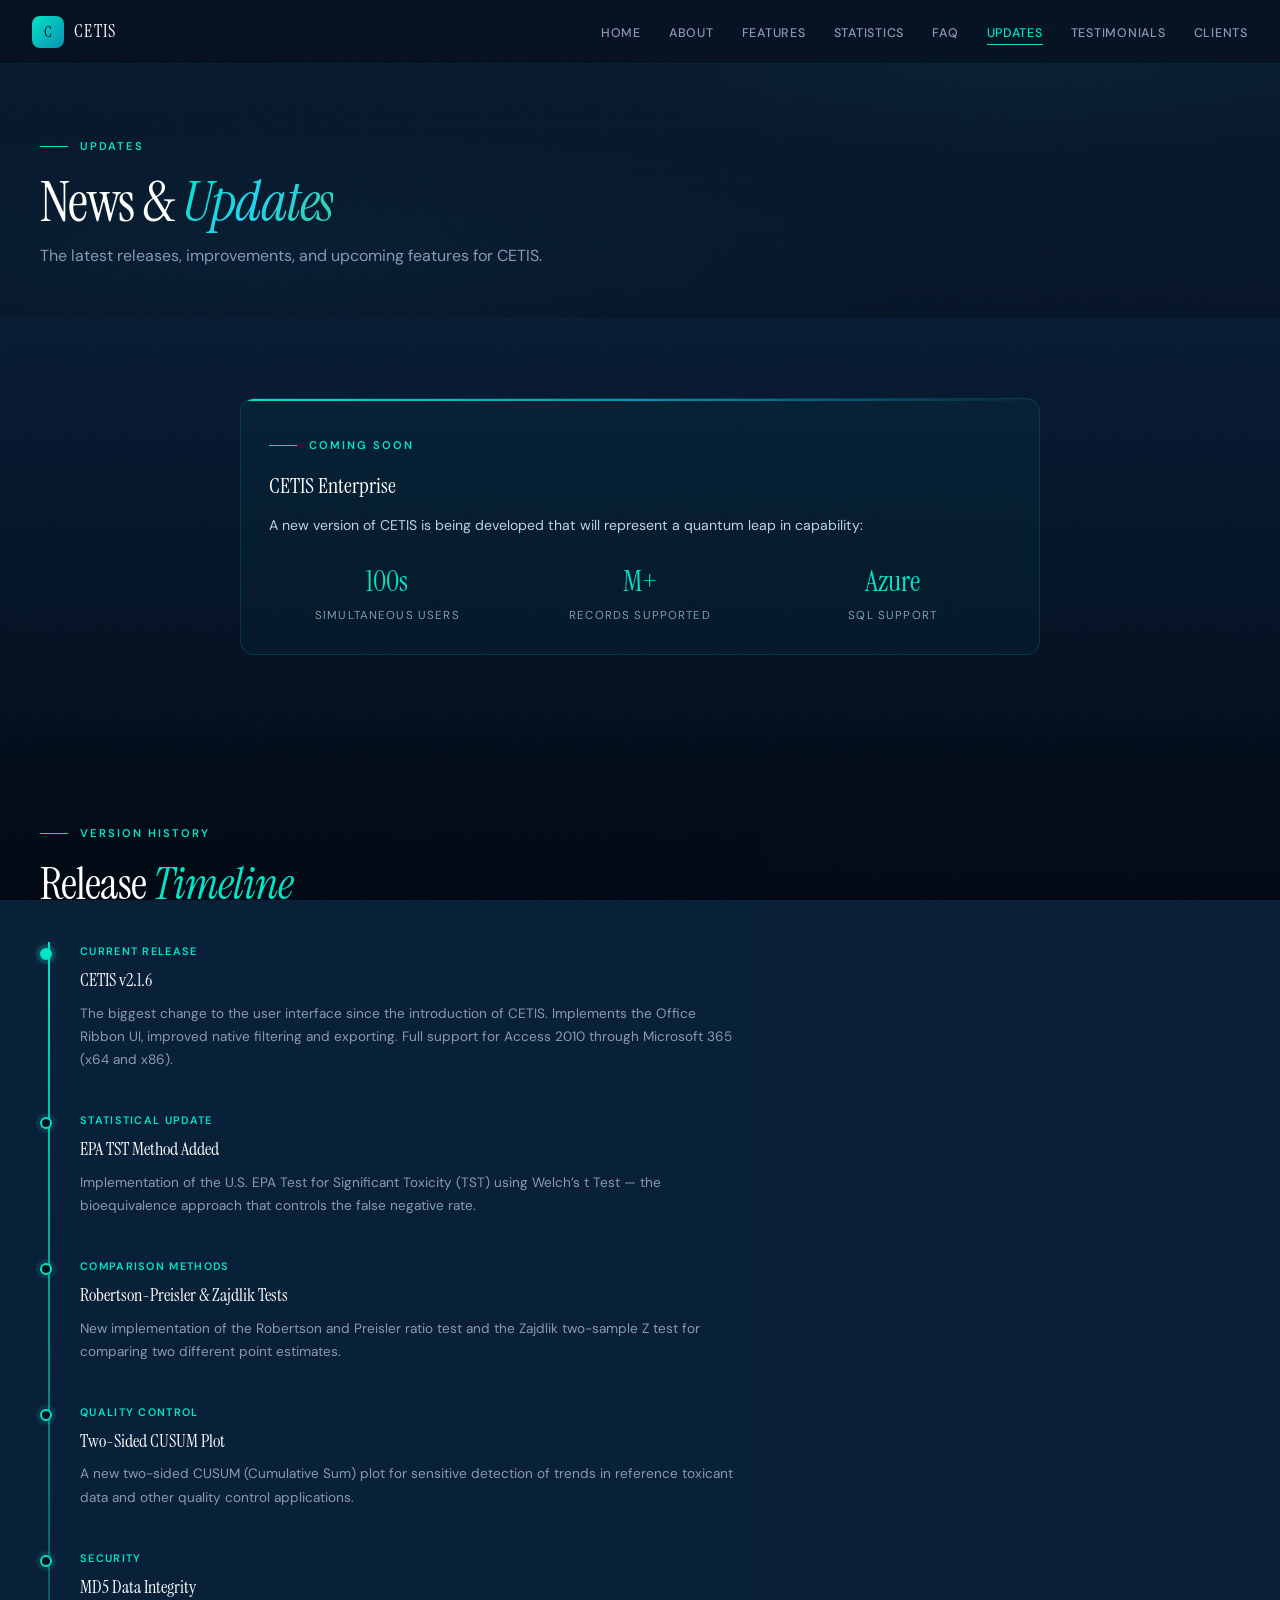
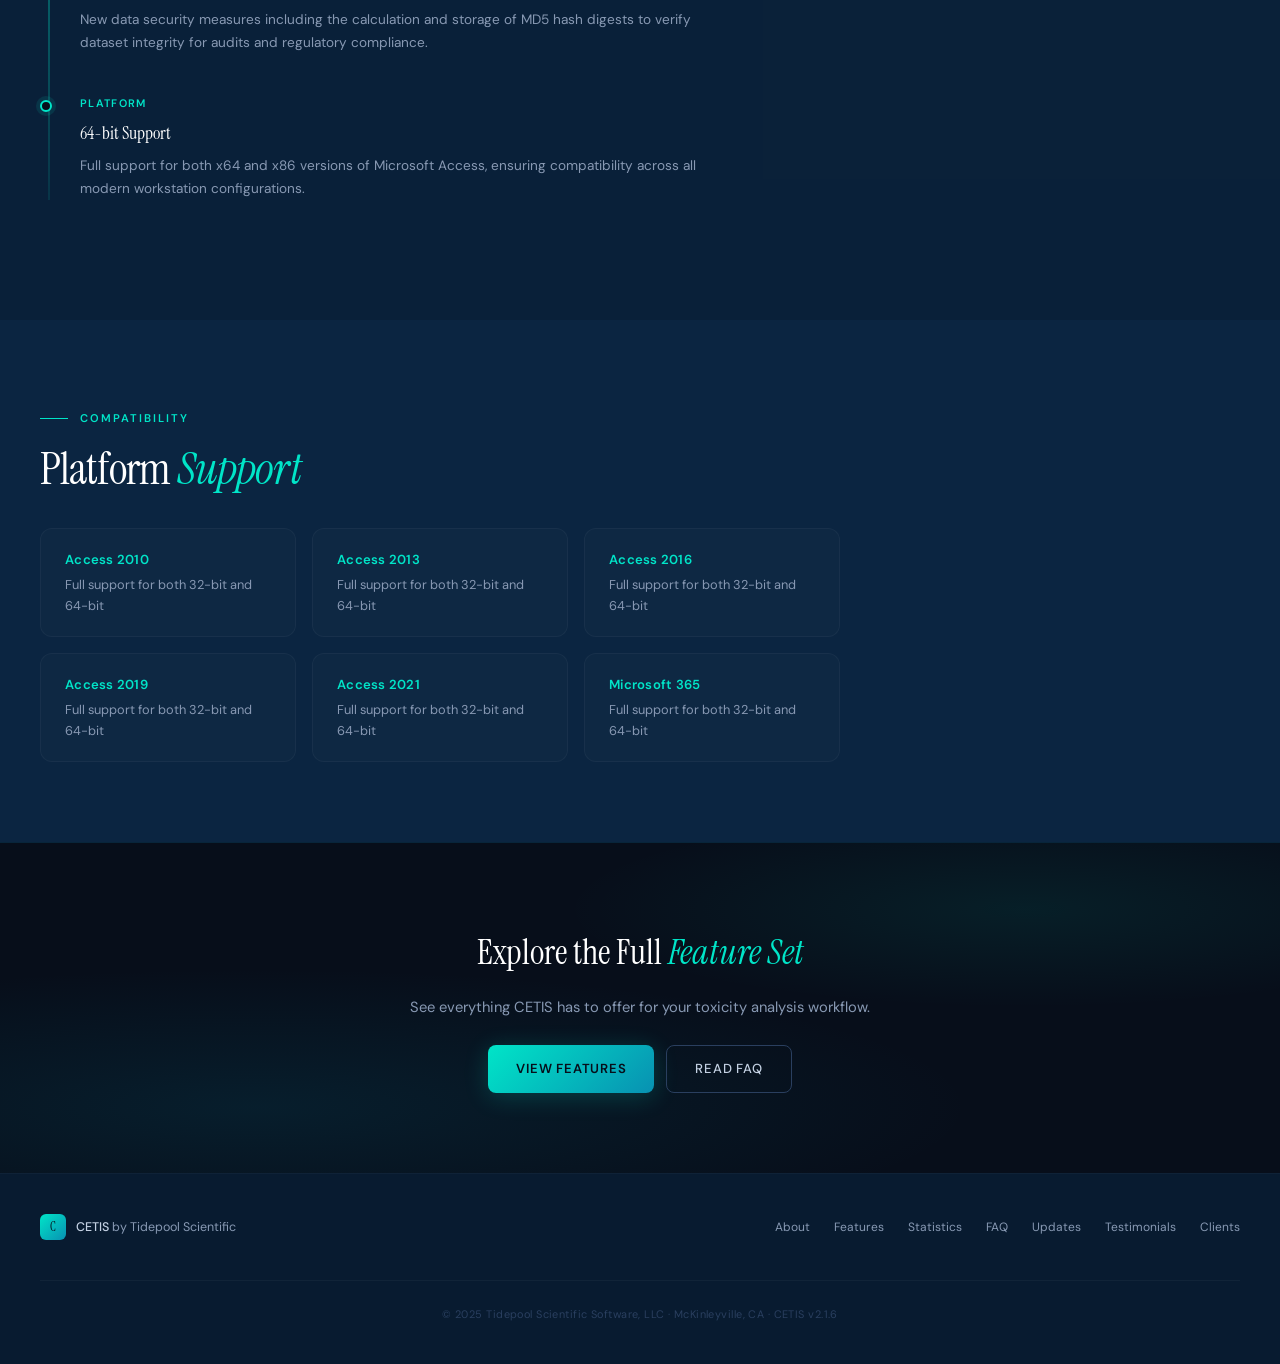
<file: Cetis/CetisNewsAndUpdates.html>
<!DOCTYPE html>
<html lang="en">
<head>
  <meta charset="UTF-8">
  <meta name="viewport" content="width=device-width, initial-scale=1.0">
  <title>CETIS News &amp; Updates | Tidepool Scientific</title>
  <meta name="description" content="Latest news, version history, and upcoming features for CETIS by Tidepool Scientific.">
  <link rel="preconnect" href="https://fonts.googleapis.com">
  <link href="https://fonts.googleapis.com/css2?family=DM+Sans:wght@400;500;600;700&family=Instrument+Serif:ital@0;1&display=swap" rel="stylesheet">
  <link rel="stylesheet" href="styles.css">
</head>
<body data-depth="col-5" class="page-enter">

<!-- Nav -->
<nav id="navbar">
  <a href="index.html" class="nav-logo">
    <div class="nav-logo-mark">C</div>
    <span class="nav-logo-text">CETIS</span>
  </a>
  <button class="nav-toggle" onclick="document.querySelector('.nav-links').classList.toggle('open')" aria-label="Menu">
    <span></span><span></span><span></span>
  </button>
  <ul class="nav-links">
    <li><a href="index.html">Home</a></li>
    <li><a href="AboutCetis.html">About</a></li>
    <li><a href="cetisfeatures.html">Features</a></li>
    <li><a href="cetisstats.html">Statistics</a></li>
    <li><a href="cetisfaq.html">FAQ</a></li>
    <li><a href="CetisNewsAndUpdates.html" class="active">Updates</a></li>
    <li><a href="CetisTestimonials.html">Testimonials</a></li>
    <li><a href="CetisClientList.html">Clients</a></li>
  </ul>
</nav>

<!-- Page Header -->
<section class="page-header">
  <div class="hero-bg"></div>
  <div class="hero-grid"></div>
  <div class="page-header-content">
    <div class="section-label">Updates</div>
    <h1>News &amp; <em>Updates</em></h1>
    <p>The latest releases, improvements, and upcoming features for CETIS.</p>
  </div>
</section>

<!-- Enterprise Highlight -->
<section class="features-section">
  <div class="container">
    <div class="highlight-box reveal" style="max-width: 800px; margin: 0 auto;">
      <div class="section-label" style="margin-bottom: 0.75rem;">Coming Soon</div>
      <h3 style="font-size: 1.4rem;">CETIS Enterprise</h3>
      <p style="margin-bottom: 1.25rem;">A new version of CETIS is being developed that will represent a quantum leap in capability:</p>
      <div style="display: grid; grid-template-columns: repeat(3, 1fr); gap: 1rem; margin-top: 1rem;">
        <div style="text-align: center;">
          <div style="font-family: var(--serif); font-size: 1.8rem; color: var(--cyan);">100s</div>
          <div style="font-size: 0.72rem; color: var(--mist); text-transform: uppercase; letter-spacing: 0.1em;">Simultaneous Users</div>
        </div>
        <div style="text-align: center;">
          <div style="font-family: var(--serif); font-size: 1.8rem; color: var(--cyan);">M+</div>
          <div style="font-size: 0.72rem; color: var(--mist); text-transform: uppercase; letter-spacing: 0.1em;">Records Supported</div>
        </div>
        <div style="text-align: center;">
          <div style="font-family: var(--serif); font-size: 1.8rem; color: var(--cyan);">Azure</div>
          <div style="font-size: 0.72rem; color: var(--mist); text-transform: uppercase; letter-spacing: 0.1em;">SQL Support</div>
        </div>
      </div>
    </div>
  </div>
</section>

<!-- Timeline -->
<section style="background: var(--deep);">
  <div class="container">
    <div class="section-label">Version History</div>
    <div class="section-title">Release <em>Timeline</em></div>
    <div style="max-width: 700px;">
      <div class="timeline">
        <div class="timeline-item current reveal">
          <div class="timeline-date">Current Release</div>
          <h3>CETIS v2.1.6</h3>
          <p>The biggest change to the user interface since the introduction of CETIS. Implements the Office Ribbon UI, improved native filtering and exporting. Full support for Access 2010 through Microsoft 365 (x64 and x86).</p>
        </div>
        <div class="timeline-item reveal">
          <div class="timeline-date">Statistical Update</div>
          <h3>EPA TST Method Added</h3>
          <p>Implementation of the U.S. EPA Test for Significant Toxicity (TST) using Welch&rsquo;s t Test &mdash; the bioequivalence approach that controls the false negative rate.</p>
        </div>
        <div class="timeline-item reveal">
          <div class="timeline-date">Comparison Methods</div>
          <h3>Robertson-Preisler &amp; Zajdlik Tests</h3>
          <p>New implementation of the Robertson and Preisler ratio test and the Zajdlik two-sample Z test for comparing two different point estimates.</p>
        </div>
        <div class="timeline-item reveal">
          <div class="timeline-date">Quality Control</div>
          <h3>Two-Sided CUSUM Plot</h3>
          <p>A new two-sided CUSUM (Cumulative Sum) plot for sensitive detection of trends in reference toxicant data and other quality control applications.</p>
        </div>
        <div class="timeline-item reveal">
          <div class="timeline-date">Security</div>
          <h3>MD5 Data Integrity</h3>
          <p>New data security measures including the calculation and storage of MD5 hash digests to verify dataset integrity for audits and regulatory compliance.</p>
        </div>
        <div class="timeline-item reveal">
          <div class="timeline-date">Platform</div>
          <h3>64-bit Support</h3>
          <p>Full support for both x64 and x86 versions of Microsoft Access, ensuring compatibility across all modern workstation configurations.</p>
        </div>
      </div>
    </div>
  </div>
</section>

<!-- Compatibility -->
<section class="features-section">
  <div class="container">
    <div class="section-label">Compatibility</div>
    <div class="section-title">Platform <em>Support</em></div>
    <div class="req-grid" style="max-width: 800px;">
      <div class="req-card reveal">
        <h4>Access 2010</h4>
        <p>Full support for both 32-bit and 64-bit</p>
      </div>
      <div class="req-card reveal reveal-delay-1">
        <h4>Access 2013</h4>
        <p>Full support for both 32-bit and 64-bit</p>
      </div>
      <div class="req-card reveal reveal-delay-2">
        <h4>Access 2016</h4>
        <p>Full support for both 32-bit and 64-bit</p>
      </div>
      <div class="req-card reveal">
        <h4>Access 2019</h4>
        <p>Full support for both 32-bit and 64-bit</p>
      </div>
      <div class="req-card reveal reveal-delay-1">
        <h4>Access 2021</h4>
        <p>Full support for both 32-bit and 64-bit</p>
      </div>
      <div class="req-card reveal reveal-delay-2">
        <h4>Microsoft 365</h4>
        <p>Full support for both 32-bit and 64-bit</p>
      </div>
    </div>
  </div>
</section>

<!-- CTA -->
<section class="cta-section">
  <div class="hero-bg"></div>
  <div class="cta-inner reveal">
    <h2>Explore the Full <em>Feature Set</em></h2>
    <p>See everything CETIS has to offer for your toxicity analysis workflow.</p>
    <div class="cta-actions">
      <a href="cetisfeatures.html" class="btn-primary">View Features</a>
      <a href="cetisfaq.html" class="btn-secondary">Read FAQ</a>
    </div>
  </div>
</section>

<!-- Footer -->
<footer>
  <div class="footer-inner">
    <div class="footer-brand">
      <div class="footer-logo-mark">C</div>
      <div class="footer-brand-text"><strong>CETIS</strong> by Tidepool Scientific</div>
    </div>
    <div class="footer-links">
      <a href="AboutCetis.html">About</a>
      <a href="cetisfeatures.html">Features</a>
      <a href="cetisstats.html">Statistics</a>
      <a href="cetisfaq.html">FAQ</a>
      <a href="CetisNewsAndUpdates.html">Updates</a>
      <a href="CetisTestimonials.html">Testimonials</a>
      <a href="CetisClientList.html">Clients</a>
    </div>
    <div class="footer-copy">&copy; 2025 Tidepool Scientific Software, LLC &middot; McKinleyville, CA &middot; CETIS v2.1.6</div>
  </div>
</footer>

<script>
window.addEventListener('scroll', () => {
  document.getElementById('navbar').classList.toggle('scrolled', window.scrollY > 10);
});
const observer = new IntersectionObserver((entries) => {
  entries.forEach(e => { if (e.isIntersecting) e.target.classList.add('visible'); });
}, { threshold: 0.12 });
document.querySelectorAll('.reveal').forEach(el => observer.observe(el));

setTimeout(() => document.body.classList.remove('page-enter'), 500);
</script>

</body>
</html>
</file>
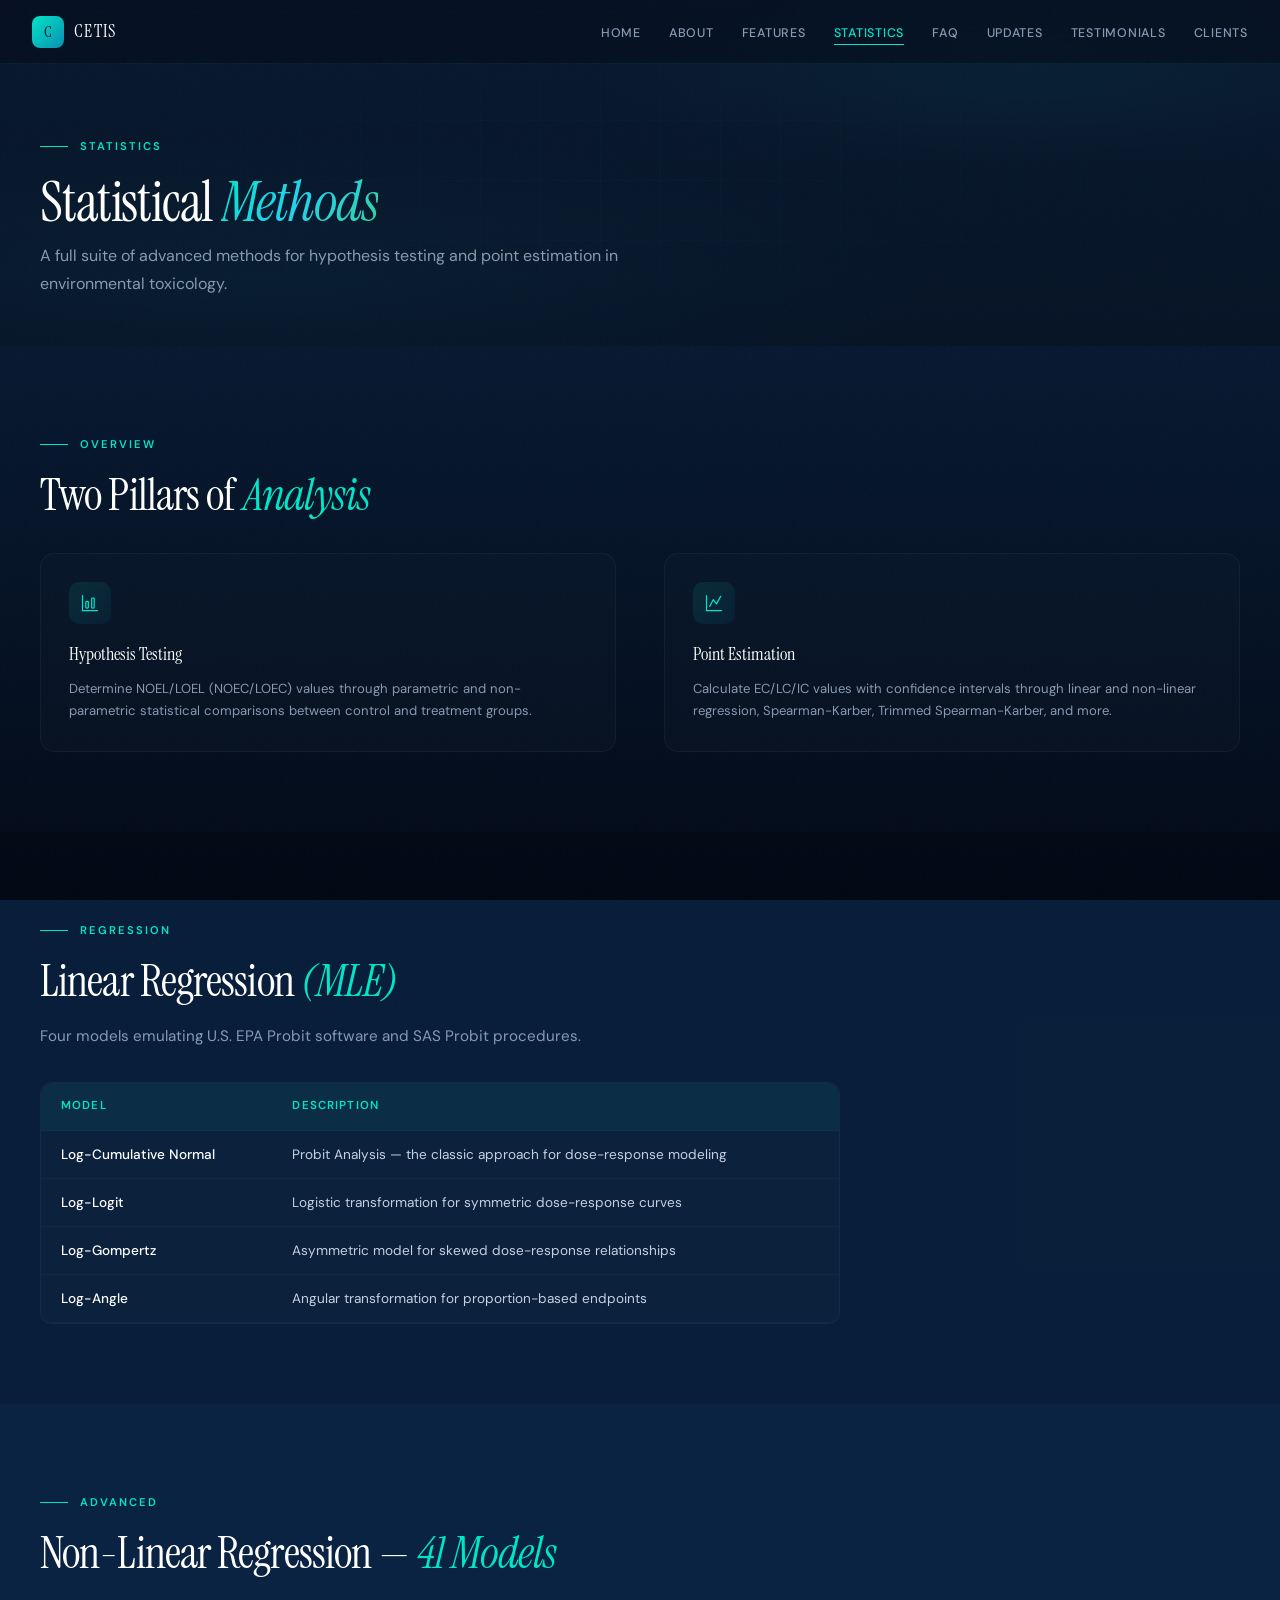
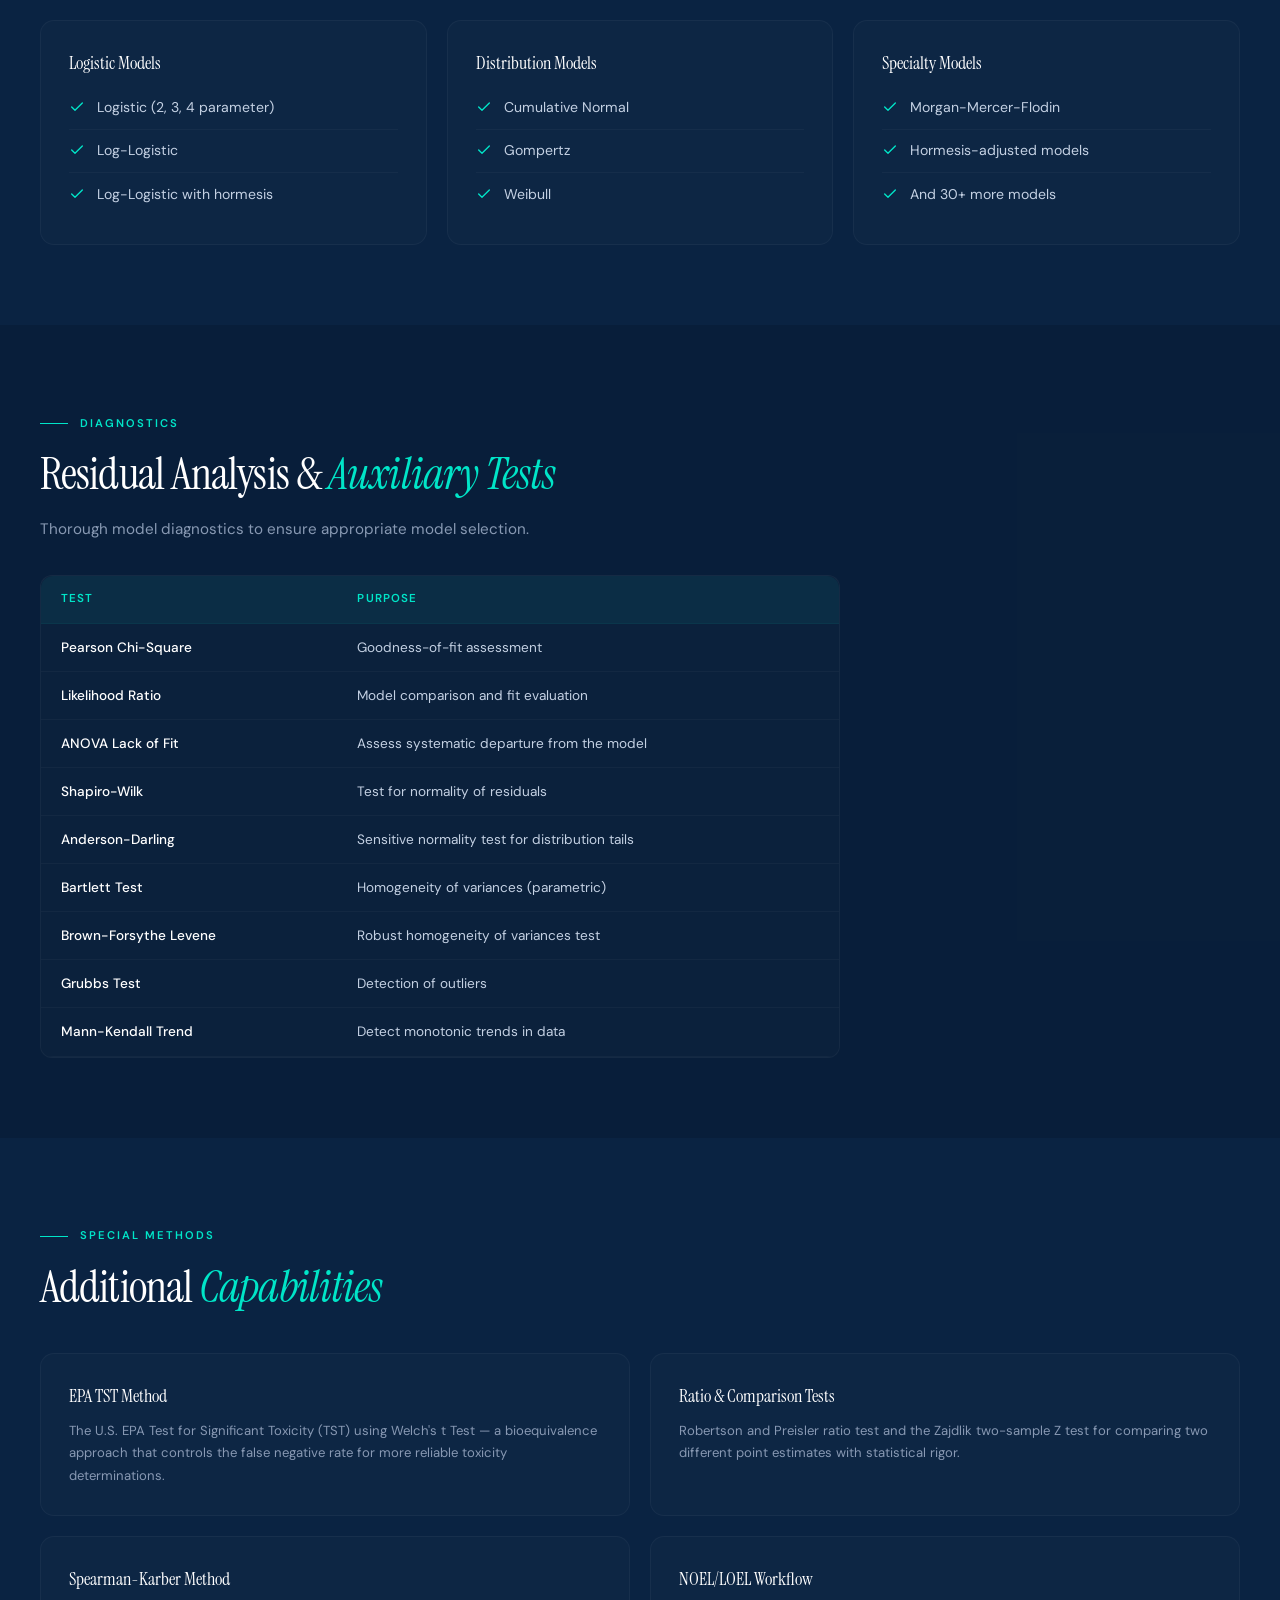
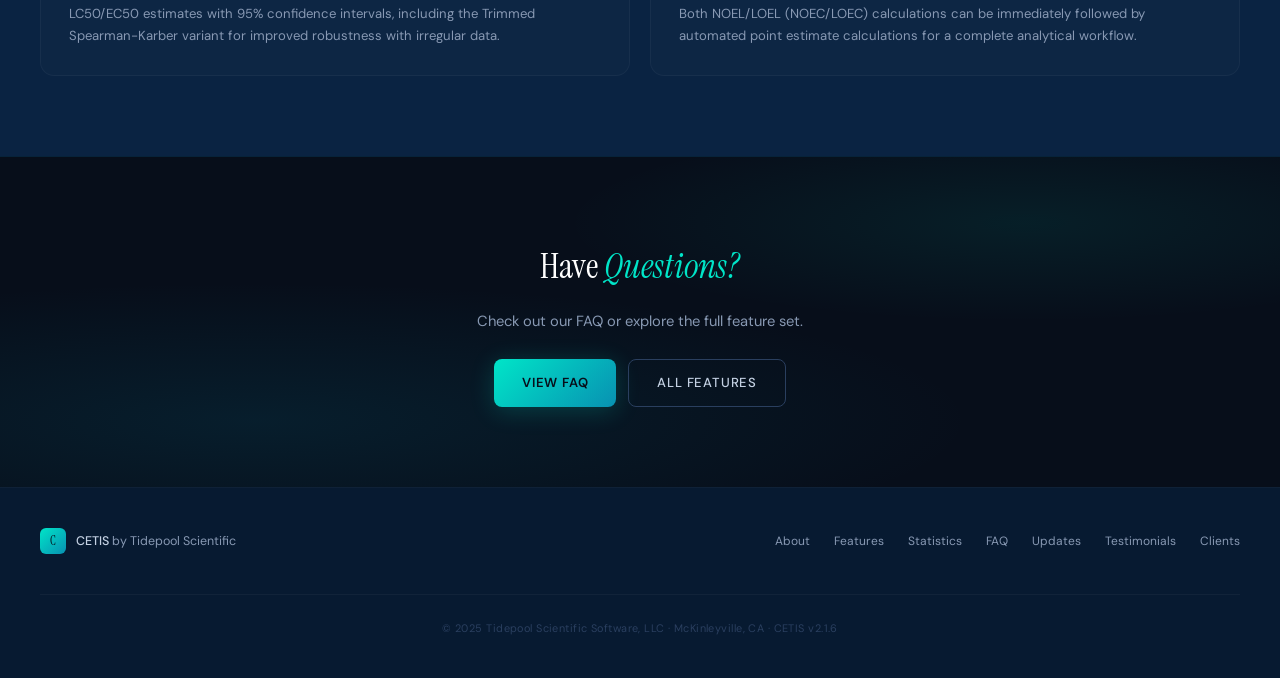
<file: Cetis/cetisstats.html>
<!DOCTYPE html>
<html lang="en">
<head>
  <meta charset="UTF-8">
  <meta name="viewport" content="width=device-width, initial-scale=1.0">
  <title>CETIS Statistical Methods | Tidepool Scientific</title>
  <meta name="description" content="CETIS provides a full suite of advanced statistical methods for hypothesis testing and point estimation in environmental toxicology.">
  <link rel="preconnect" href="https://fonts.googleapis.com">
  <link href="https://fonts.googleapis.com/css2?family=DM+Sans:wght@400;500;600;700&family=Instrument+Serif:ital@0;1&display=swap" rel="stylesheet">
  <link rel="stylesheet" href="styles.css">
</head>
<body data-depth="col-3" class="page-enter">

<!-- Nav -->
<nav id="navbar">
  <a href="index.html" class="nav-logo">
    <div class="nav-logo-mark">C</div>
    <span class="nav-logo-text">CETIS</span>
  </a>
  <button class="nav-toggle" onclick="document.querySelector('.nav-links').classList.toggle('open')" aria-label="Menu">
    <span></span><span></span><span></span>
  </button>
  <ul class="nav-links">
    <li><a href="index.html">Home</a></li>
    <li><a href="AboutCetis.html">About</a></li>
    <li><a href="cetisfeatures.html">Features</a></li>
    <li><a href="cetisstats.html" class="active">Statistics</a></li>
    <li><a href="cetisfaq.html">FAQ</a></li>
    <li><a href="CetisNewsAndUpdates.html">Updates</a></li>
    <li><a href="CetisTestimonials.html">Testimonials</a></li>
    <li><a href="CetisClientList.html">Clients</a></li>
  </ul>
</nav>

<!-- Page Header -->
<section class="page-header">
  <div class="hero-bg"></div>
  <div class="hero-grid"></div>
  <div class="page-header-content">
    <div class="section-label">Statistics</div>
    <h1>Statistical <em>Methods</em></h1>
    <p>A full suite of advanced methods for hypothesis testing and point estimation in environmental toxicology.</p>
  </div>
</section>

<!-- Two Pillars -->
<section class="features-section">
  <div class="container">
    <div class="section-label">Overview</div>
    <div class="section-title">Two Pillars of <em>Analysis</em></div>
    <div class="about-grid" style="margin-top: 2rem;">
      <div class="feature-card reveal">
        <div class="feature-icon">
          <svg viewBox="0 0 24 24"><path d="M3 3v18h18"/><rect x="7" y="10" width="3" height="8" rx="1"/><rect x="14" y="6" width="3" height="12" rx="1"/></svg>
        </div>
        <h3>Hypothesis Testing</h3>
        <p>Determine NOEL/LOEL (NOEC/LOEC) values through parametric and non-parametric statistical comparisons between control and treatment groups.</p>
      </div>
      <div class="feature-card reveal reveal-delay-1">
        <div class="feature-icon">
          <svg viewBox="0 0 24 24"><path d="M3 3v18h18"/><path d="M7 16l4-8 4 5 5-9"/></svg>
        </div>
        <h3>Point Estimation</h3>
        <p>Calculate EC/LC/IC values with confidence intervals through linear and non-linear regression, Spearman-Karber, Trimmed Spearman-Karber, and more.</p>
      </div>
    </div>
  </div>
</section>

<!-- Linear Regression Table -->
<section style="background: var(--deep);">
  <div class="container">
    <div class="section-label">Regression</div>
    <div class="section-title">Linear Regression <em>(MLE)</em></div>
    <div class="section-desc" style="margin-bottom: 2rem;">Four models emulating U.S. EPA Probit software and SAS Probit procedures.</div>
    <div class="data-table-wrap reveal" style="max-width: 800px;">
      <table class="data-table">
        <thead>
          <tr><th>Model</th><th>Description</th></tr>
        </thead>
        <tbody>
          <tr><td><strong>Log-Cumulative Normal</strong></td><td>Probit Analysis &mdash; the classic approach for dose-response modeling</td></tr>
          <tr><td><strong>Log-Logit</strong></td><td>Logistic transformation for symmetric dose-response curves</td></tr>
          <tr><td><strong>Log-Gompertz</strong></td><td>Asymmetric model for skewed dose-response relationships</td></tr>
          <tr><td><strong>Log-Angle</strong></td><td>Angular transformation for proportion-based endpoints</td></tr>
        </tbody>
      </table>
    </div>
  </div>
</section>

<!-- Non-Linear Models -->
<section class="features-section">
  <div class="container">
    <div class="section-label">Advanced</div>
    <div class="section-title">Non-Linear Regression &mdash; <em>41 Models</em></div>
    <div class="features-grid">
      <div class="feature-card reveal">
        <h3>Logistic Models</h3>
        <ul class="feature-list">
          <li><svg viewBox="0 0 24 24"><path d="M20 6L9 17l-5-5"/></svg> Logistic (2, 3, 4 parameter)</li>
          <li><svg viewBox="0 0 24 24"><path d="M20 6L9 17l-5-5"/></svg> Log-Logistic</li>
          <li><svg viewBox="0 0 24 24"><path d="M20 6L9 17l-5-5"/></svg> Log-Logistic with hormesis</li>
        </ul>
      </div>
      <div class="feature-card reveal reveal-delay-1">
        <h3>Distribution Models</h3>
        <ul class="feature-list">
          <li><svg viewBox="0 0 24 24"><path d="M20 6L9 17l-5-5"/></svg> Cumulative Normal</li>
          <li><svg viewBox="0 0 24 24"><path d="M20 6L9 17l-5-5"/></svg> Gompertz</li>
          <li><svg viewBox="0 0 24 24"><path d="M20 6L9 17l-5-5"/></svg> Weibull</li>
        </ul>
      </div>
      <div class="feature-card reveal reveal-delay-2">
        <h3>Specialty Models</h3>
        <ul class="feature-list">
          <li><svg viewBox="0 0 24 24"><path d="M20 6L9 17l-5-5"/></svg> Morgan-Mercer-Flodin</li>
          <li><svg viewBox="0 0 24 24"><path d="M20 6L9 17l-5-5"/></svg> Hormesis-adjusted models</li>
          <li><svg viewBox="0 0 24 24"><path d="M20 6L9 17l-5-5"/></svg> And 30+ more models</li>
        </ul>
      </div>
    </div>
  </div>
</section>

<!-- Residual Analysis Table -->
<section style="background: var(--deep);">
  <div class="container">
    <div class="section-label">Diagnostics</div>
    <div class="section-title">Residual Analysis &amp; <em>Auxiliary Tests</em></div>
    <div class="section-desc" style="margin-bottom: 2rem;">Thorough model diagnostics to ensure appropriate model selection.</div>
    <div class="data-table-wrap reveal" style="max-width: 800px;">
      <table class="data-table">
        <thead>
          <tr><th>Test</th><th>Purpose</th></tr>
        </thead>
        <tbody>
          <tr><td><strong>Pearson Chi-Square</strong></td><td>Goodness-of-fit assessment</td></tr>
          <tr><td><strong>Likelihood Ratio</strong></td><td>Model comparison and fit evaluation</td></tr>
          <tr><td><strong>ANOVA Lack of Fit</strong></td><td>Assess systematic departure from the model</td></tr>
          <tr><td><strong>Shapiro-Wilk</strong></td><td>Test for normality of residuals</td></tr>
          <tr><td><strong>Anderson-Darling</strong></td><td>Sensitive normality test for distribution tails</td></tr>
          <tr><td><strong>Bartlett Test</strong></td><td>Homogeneity of variances (parametric)</td></tr>
          <tr><td><strong>Brown-Forsythe Levene</strong></td><td>Robust homogeneity of variances test</td></tr>
          <tr><td><strong>Grubbs Test</strong></td><td>Detection of outliers</td></tr>
          <tr><td><strong>Mann-Kendall Trend</strong></td><td>Detect monotonic trends in data</td></tr>
        </tbody>
      </table>
    </div>
  </div>
</section>

<!-- Special Methods -->
<section class="features-section">
  <div class="container">
    <div class="section-label">Special Methods</div>
    <div class="section-title">Additional <em>Capabilities</em></div>
    <div class="features-grid" style="grid-template-columns: repeat(2, 1fr);">
      <div class="feature-card reveal">
        <h3>EPA TST Method</h3>
        <p>The U.S. EPA Test for Significant Toxicity (TST) using Welch's t Test &mdash; a bioequivalence approach that controls the false negative rate for more reliable toxicity determinations.</p>
      </div>
      <div class="feature-card reveal reveal-delay-1">
        <h3>Ratio &amp; Comparison Tests</h3>
        <p>Robertson and Preisler ratio test and the Zajdlik two-sample Z test for comparing two different point estimates with statistical rigor.</p>
      </div>
      <div class="feature-card reveal">
        <h3>Spearman-Karber Method</h3>
        <p>LC50/EC50 estimates with 95% confidence intervals, including the Trimmed Spearman-Karber variant for improved robustness with irregular data.</p>
      </div>
      <div class="feature-card reveal reveal-delay-1">
        <h3>NOEL/LOEL Workflow</h3>
        <p>Both NOEL/LOEL (NOEC/LOEC) calculations can be immediately followed by automated point estimate calculations for a complete analytical workflow.</p>
      </div>
    </div>
  </div>
</section>

<!-- CTA -->
<section class="cta-section">
  <div class="hero-bg"></div>
  <div class="cta-inner reveal">
    <h2>Have <em>Questions?</em></h2>
    <p>Check out our FAQ or explore the full feature set.</p>
    <div class="cta-actions">
      <a href="cetisfaq.html" class="btn-primary">View FAQ</a>
      <a href="cetisfeatures.html" class="btn-secondary">All Features</a>
    </div>
  </div>
</section>

<!-- Footer -->
<footer>
  <div class="footer-inner">
    <div class="footer-brand">
      <div class="footer-logo-mark">C</div>
      <div class="footer-brand-text"><strong>CETIS</strong> by Tidepool Scientific</div>
    </div>
    <div class="footer-links">
      <a href="AboutCetis.html">About</a>
      <a href="cetisfeatures.html">Features</a>
      <a href="cetisstats.html">Statistics</a>
      <a href="cetisfaq.html">FAQ</a>
      <a href="CetisNewsAndUpdates.html">Updates</a>
      <a href="CetisTestimonials.html">Testimonials</a>
      <a href="CetisClientList.html">Clients</a>
    </div>
    <div class="footer-copy">&copy; 2025 Tidepool Scientific Software, LLC &middot; McKinleyville, CA &middot; CETIS v2.1.6</div>
  </div>
</footer>

<script>
window.addEventListener('scroll', () => {
  document.getElementById('navbar').classList.toggle('scrolled', window.scrollY > 10);
});
const observer = new IntersectionObserver((entries) => {
  entries.forEach(e => { if (e.isIntersecting) e.target.classList.add('visible'); });
}, { threshold: 0.12 });
document.querySelectorAll('.reveal').forEach(el => observer.observe(el));

setTimeout(() => document.body.classList.remove('page-enter'), 500);
</script>

</body>
</html>
</file>
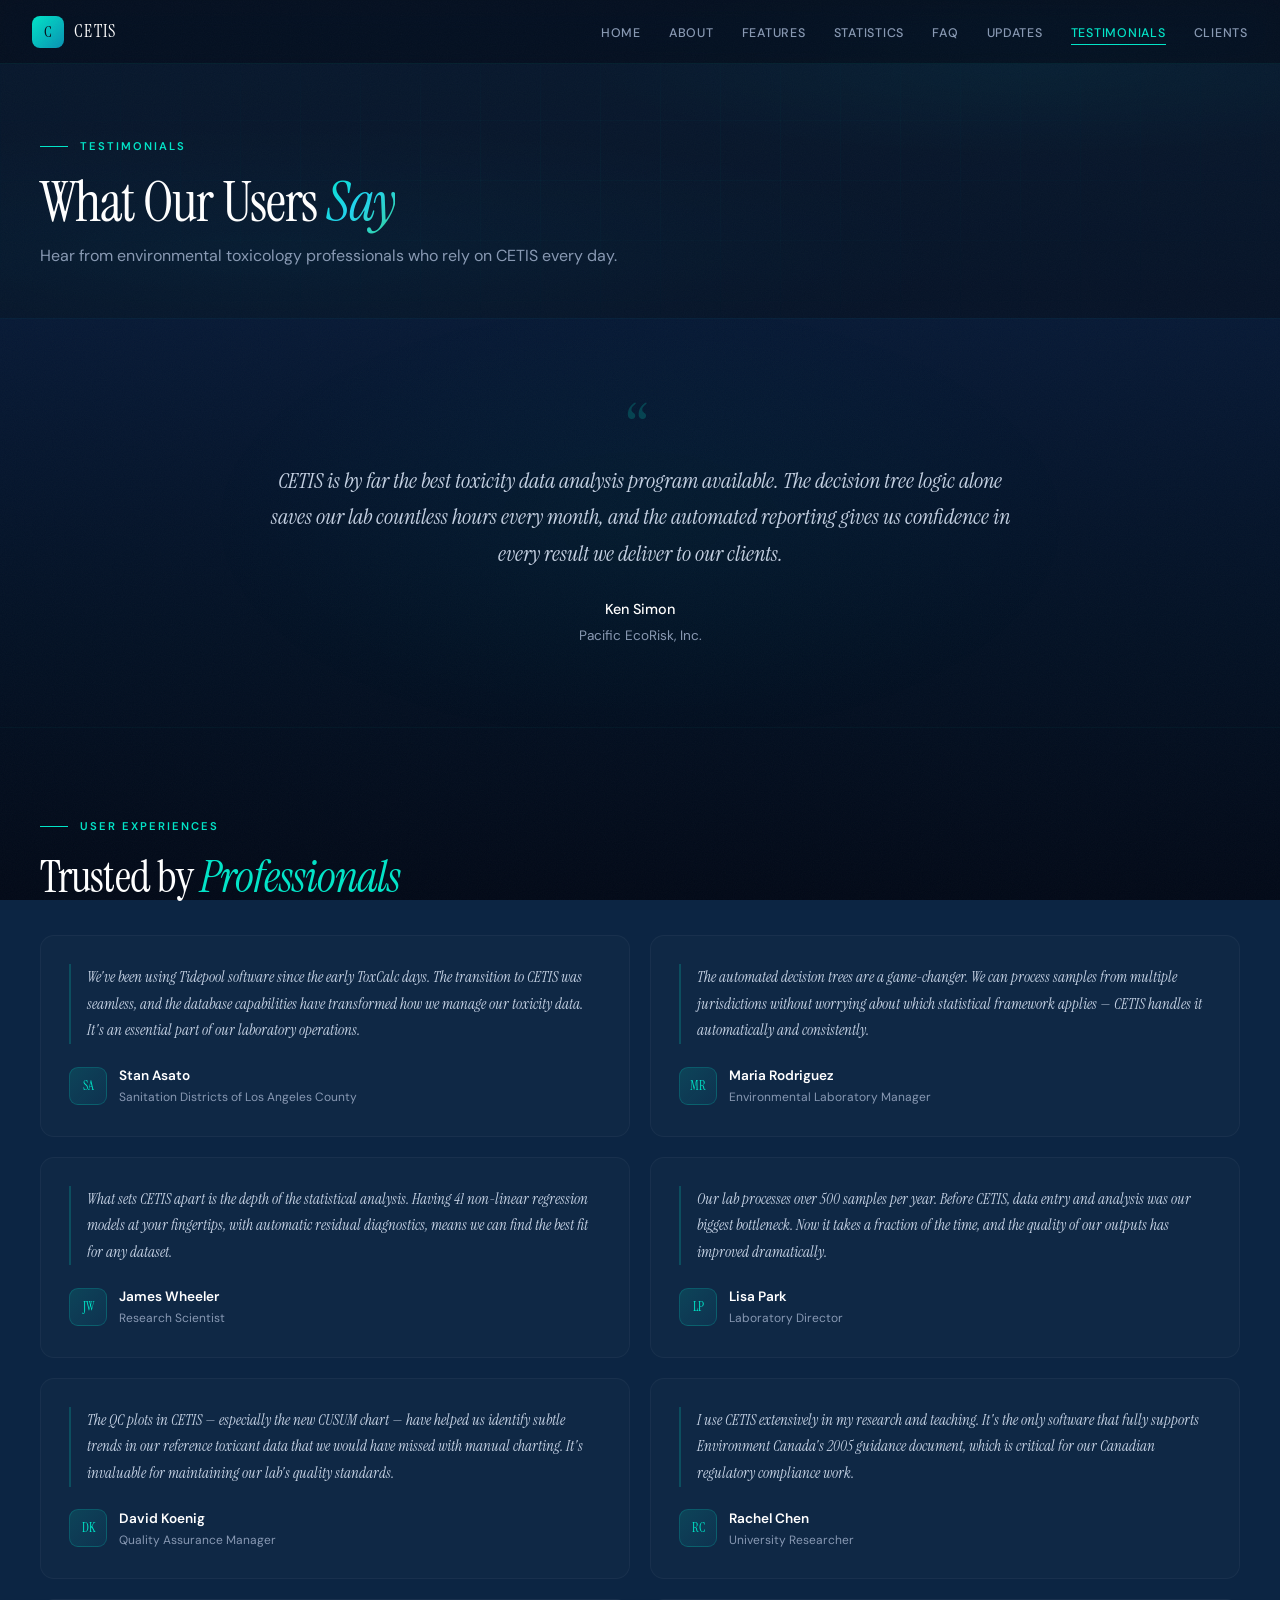
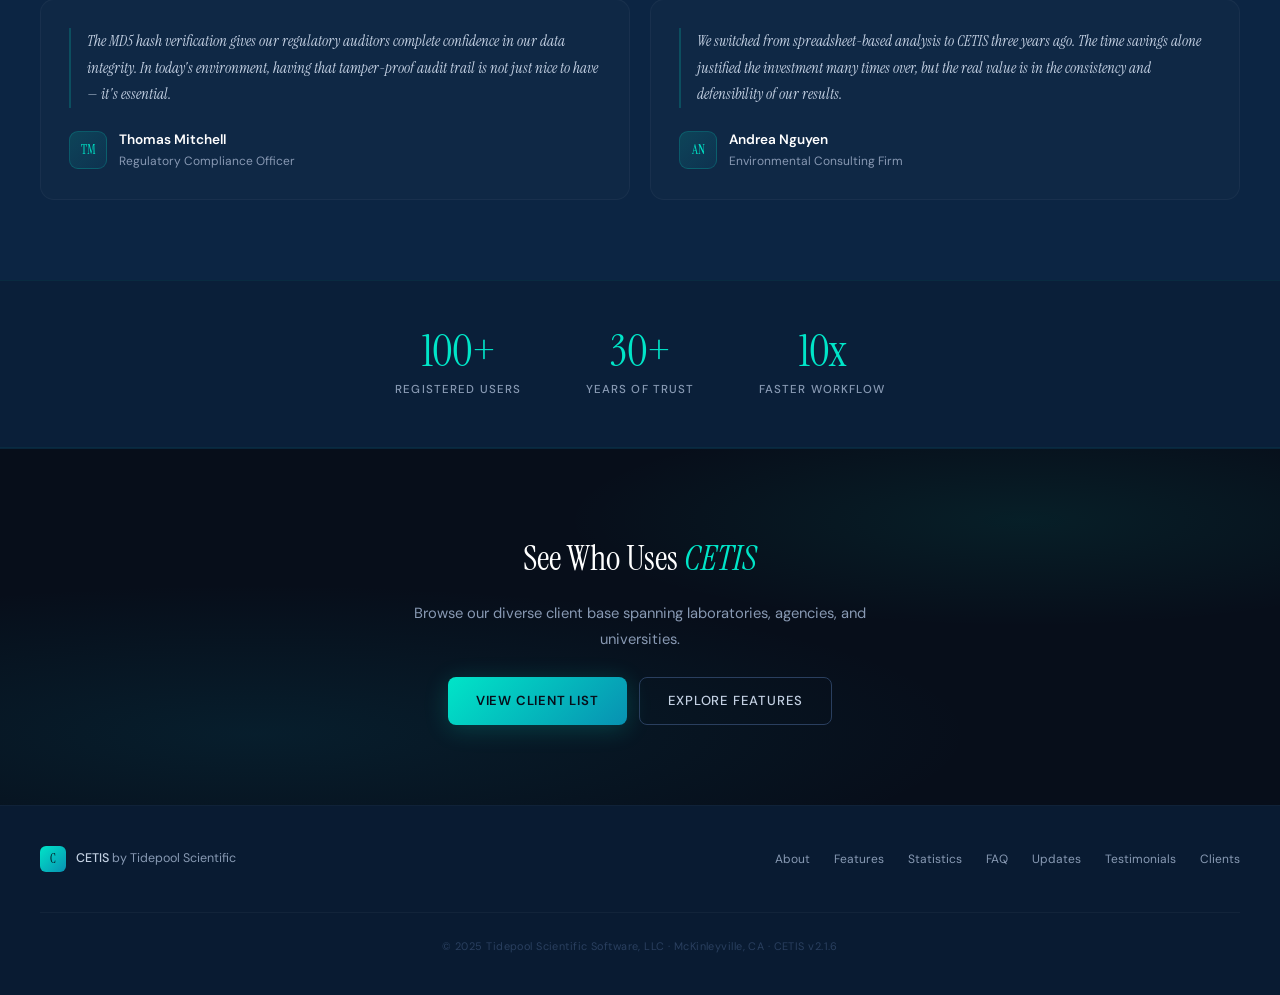
<file: Cetis/CetisTestimonials.html>
<!DOCTYPE html>
<html lang="en">
<head>
  <meta charset="UTF-8">
  <meta name="viewport" content="width=device-width, initial-scale=1.0">
  <title>CETIS Testimonials | Tidepool Scientific</title>
  <meta name="description" content="See what environmental toxicology professionals say about CETIS by Tidepool Scientific.">
  <link rel="preconnect" href="https://fonts.googleapis.com">
  <link href="https://fonts.googleapis.com/css2?family=DM+Sans:wght@400;500;600;700&family=Instrument+Serif:ital@0;1&display=swap" rel="stylesheet">
  <link rel="stylesheet" href="styles.css">
</head>
<body data-depth="col-6" class="page-enter">

<!-- Nav -->
<nav id="navbar">
  <a href="index.html" class="nav-logo">
    <div class="nav-logo-mark">C</div>
    <span class="nav-logo-text">CETIS</span>
  </a>
  <button class="nav-toggle" onclick="document.querySelector('.nav-links').classList.toggle('open')" aria-label="Menu">
    <span></span><span></span><span></span>
  </button>
  <ul class="nav-links">
    <li><a href="index.html">Home</a></li>
    <li><a href="AboutCetis.html">About</a></li>
    <li><a href="cetisfeatures.html">Features</a></li>
    <li><a href="cetisstats.html">Statistics</a></li>
    <li><a href="cetisfaq.html">FAQ</a></li>
    <li><a href="CetisNewsAndUpdates.html">Updates</a></li>
    <li><a href="CetisTestimonials.html" class="active">Testimonials</a></li>
    <li><a href="CetisClientList.html">Clients</a></li>
  </ul>
</nav>

<!-- Page Header -->
<section class="page-header">
  <div class="hero-bg"></div>
  <div class="hero-grid"></div>
  <div class="page-header-content">
    <div class="section-label">Testimonials</div>
    <h1>What Our Users <em>Say</em></h1>
    <p>Hear from environmental toxicology professionals who rely on CETIS every day.</p>
  </div>
</section>

<!-- Featured Testimonial -->
<section class="testimonial-section">
  <div class="testimonial-bg"></div>
  <div class="testimonial-inner reveal">
    <div class="testimonial-quote-mark">&ldquo;</div>
    <blockquote>CETIS is by far the best toxicity data analysis program available. The decision tree logic alone saves our lab countless hours every month, and the automated reporting gives us confidence in every result we deliver to our clients.</blockquote>
    <cite>
      <strong>Ken Simon</strong>
      Pacific EcoRisk, Inc.
    </cite>
  </div>
</section>

<!-- Testimonial Grid -->
<section class="features-section">
  <div class="container">
    <div class="section-label">User Experiences</div>
    <div class="section-title">Trusted by <em>Professionals</em></div>
    <div class="features-grid" style="grid-template-columns: repeat(2, 1fr); margin-top: 2rem;">

      <div class="testimonial-card reveal">
        <blockquote>We've been using Tidepool software since the early ToxCalc days. The transition to CETIS was seamless, and the database capabilities have transformed how we manage our toxicity data. It's an essential part of our laboratory operations.</blockquote>
        <div class="testimonial-card-author">
          <div class="testimonial-card-avatar">SA</div>
          <div>
            <div class="testimonial-card-name">Stan Asato</div>
            <div class="testimonial-card-title">Sanitation Districts of Los Angeles County</div>
          </div>
        </div>
      </div>

      <div class="testimonial-card reveal reveal-delay-1">
        <blockquote>The automated decision trees are a game-changer. We can process samples from multiple jurisdictions without worrying about which statistical framework applies &mdash; CETIS handles it automatically and consistently.</blockquote>
        <div class="testimonial-card-author">
          <div class="testimonial-card-avatar">MR</div>
          <div>
            <div class="testimonial-card-name">Maria Rodriguez</div>
            <div class="testimonial-card-title">Environmental Laboratory Manager</div>
          </div>
        </div>
      </div>

      <div class="testimonial-card reveal">
        <blockquote>What sets CETIS apart is the depth of the statistical analysis. Having 41 non-linear regression models at your fingertips, with automatic residual diagnostics, means we can find the best fit for any dataset.</blockquote>
        <div class="testimonial-card-author">
          <div class="testimonial-card-avatar">JW</div>
          <div>
            <div class="testimonial-card-name">James Wheeler</div>
            <div class="testimonial-card-title">Research Scientist</div>
          </div>
        </div>
      </div>

      <div class="testimonial-card reveal reveal-delay-1">
        <blockquote>Our lab processes over 500 samples per year. Before CETIS, data entry and analysis was our biggest bottleneck. Now it takes a fraction of the time, and the quality of our outputs has improved dramatically.</blockquote>
        <div class="testimonial-card-author">
          <div class="testimonial-card-avatar">LP</div>
          <div>
            <div class="testimonial-card-name">Lisa Park</div>
            <div class="testimonial-card-title">Laboratory Director</div>
          </div>
        </div>
      </div>

      <div class="testimonial-card reveal">
        <blockquote>The QC plots in CETIS &mdash; especially the new CUSUM chart &mdash; have helped us identify subtle trends in our reference toxicant data that we would have missed with manual charting. It's invaluable for maintaining our lab's quality standards.</blockquote>
        <div class="testimonial-card-author">
          <div class="testimonial-card-avatar">DK</div>
          <div>
            <div class="testimonial-card-name">David Koenig</div>
            <div class="testimonial-card-title">Quality Assurance Manager</div>
          </div>
        </div>
      </div>

      <div class="testimonial-card reveal reveal-delay-1">
        <blockquote>I use CETIS extensively in my research and teaching. It's the only software that fully supports Environment Canada's 2005 guidance document, which is critical for our Canadian regulatory compliance work.</blockquote>
        <div class="testimonial-card-author">
          <div class="testimonial-card-avatar">RC</div>
          <div>
            <div class="testimonial-card-name">Rachel Chen</div>
            <div class="testimonial-card-title">University Researcher</div>
          </div>
        </div>
      </div>

      <div class="testimonial-card reveal">
        <blockquote>The MD5 hash verification gives our regulatory auditors complete confidence in our data integrity. In today's environment, having that tamper-proof audit trail is not just nice to have &mdash; it's essential.</blockquote>
        <div class="testimonial-card-author">
          <div class="testimonial-card-avatar">TM</div>
          <div>
            <div class="testimonial-card-name">Thomas Mitchell</div>
            <div class="testimonial-card-title">Regulatory Compliance Officer</div>
          </div>
        </div>
      </div>

      <div class="testimonial-card reveal reveal-delay-1">
        <blockquote>We switched from spreadsheet-based analysis to CETIS three years ago. The time savings alone justified the investment many times over, but the real value is in the consistency and defensibility of our results.</blockquote>
        <div class="testimonial-card-author">
          <div class="testimonial-card-avatar">AN</div>
          <div>
            <div class="testimonial-card-name">Andrea Nguyen</div>
            <div class="testimonial-card-title">Environmental Consulting Firm</div>
          </div>
        </div>
      </div>

    </div>
  </div>
</section>

<!-- Trust Section -->
<div class="stats-strip">
  <div class="stats-grid">
    <div class="stat reveal">
      <div class="stat-number">100+</div>
      <div class="stat-label">Registered Users</div>
    </div>
    <div class="stat reveal reveal-delay-1">
      <div class="stat-number">30+</div>
      <div class="stat-label">Years of Trust</div>
    </div>
    <div class="stat reveal reveal-delay-2">
      <div class="stat-number">10x</div>
      <div class="stat-label">Faster Workflow</div>
    </div>
  </div>
</div>

<!-- CTA -->
<section class="cta-section">
  <div class="hero-bg"></div>
  <div class="cta-inner reveal">
    <h2>See Who Uses <em>CETIS</em></h2>
    <p>Browse our diverse client base spanning laboratories, agencies, and universities.</p>
    <div class="cta-actions">
      <a href="CetisClientList.html" class="btn-primary">View Client List</a>
      <a href="cetisfeatures.html" class="btn-secondary">Explore Features</a>
    </div>
  </div>
</section>

<!-- Footer -->
<footer>
  <div class="footer-inner">
    <div class="footer-brand">
      <div class="footer-logo-mark">C</div>
      <div class="footer-brand-text"><strong>CETIS</strong> by Tidepool Scientific</div>
    </div>
    <div class="footer-links">
      <a href="AboutCetis.html">About</a>
      <a href="cetisfeatures.html">Features</a>
      <a href="cetisstats.html">Statistics</a>
      <a href="cetisfaq.html">FAQ</a>
      <a href="CetisNewsAndUpdates.html">Updates</a>
      <a href="CetisTestimonials.html">Testimonials</a>
      <a href="CetisClientList.html">Clients</a>
    </div>
    <div class="footer-copy">&copy; 2025 Tidepool Scientific Software, LLC &middot; McKinleyville, CA &middot; CETIS v2.1.6</div>
  </div>
</footer>

<script>
window.addEventListener('scroll', () => {
  document.getElementById('navbar').classList.toggle('scrolled', window.scrollY > 10);
});
const observer = new IntersectionObserver((entries) => {
  entries.forEach(e => { if (e.isIntersecting) e.target.classList.add('visible'); });
}, { threshold: 0.12 });
document.querySelectorAll('.reveal').forEach(el => observer.observe(el));

setTimeout(() => document.body.classList.remove('page-enter'), 500);
</script>

</body>
</html>
</file>
<file: Cetis/styles.css>
/* ============================================================
   CETIS – Dark Ocean Design System
   Tidepool Scientific Software
   ============================================================ */

*, *::before, *::after { margin: 0; padding: 0; box-sizing: border-box; }

:root {
  --deep: #070e1a;
  --abyss: #0a1628;
  --midnight: #0f1f38;
  --slate: #1a2d4a;
  --steel: #2a3f5f;
  --mist: #8899b3;
  --foam: #c4d1e3;
  --white: #f0f4f8;
  --pure: #ffffff;
  --cyan: #00e5c8;
  --teal: #0891b2;
  --aqua: #22d3ee;
  --bio: #34d399;
  --amber: #f59e0b;
  --serif: 'Instrument Serif', Georgia, serif;
  --sans: 'DM Sans', system-ui, sans-serif;
  --mono: 'Fira Code', 'Consolas', monospace;

  /* Ocean depth zones */
  --surface: #0d2847;       /* Sunlight zone — lighter navy */
  --twilight: #091e3a;      /* Twilight zone */
  --midnight-zone: #061529; /* Midnight zone */
  --abyssal: #040e1c;       /* Abyssal zone */
  --hadal: #020811;         /* Hadal zone — deepest */
}

html { scroll-behavior: smooth; font-size: 16px; }

body {
  font-family: var(--sans);
  background: var(--deep);
  color: var(--foam);
  line-height: 1.7;
  overflow-x: hidden;
  -webkit-font-smoothing: antialiased;
}

body::before {
  content: '';
  position: fixed; inset: 0; opacity: 0.03;
  background-image: url("data:image/svg+xml,%3Csvg viewBox='0 0 256 256' xmlns='http://www.w3.org/2000/svg'%3E%3Cfilter id='noise'%3E%3CfeTurbulence type='fractalNoise' baseFrequency='0.9' numOctaves='4' stitchTiles='stitch'/%3E%3C/filter%3E%3Crect width='100%25' height='100%25' filter='url(%23noise)'/%3E%3C/svg%3E");
  background-size: 256px 256px;
  pointer-events: none; z-index: 9999;
}

::selection { background: var(--cyan); color: var(--deep); }

a { color: var(--cyan); text-decoration: none; transition: color 0.3s ease; }
a:hover { color: var(--aqua); }

/* ── NAV ── */
nav {
  position: fixed; top: 0; left: 0; right: 0; z-index: 1000;
  padding: 0 2rem; height: 64px;
  display: flex; align-items: center; justify-content: space-between;
  background: rgba(7, 14, 26, 0.7);
  backdrop-filter: blur(20px) saturate(1.4);
  -webkit-backdrop-filter: blur(20px) saturate(1.4);
  border-bottom: 1px solid rgba(0, 229, 200, 0.08);
  transition: all 0.4s ease;
}
nav.scrolled { background: rgba(7, 14, 26, 0.92); border-bottom-color: rgba(0, 229, 200, 0.15); }

.nav-logo { display: flex; align-items: center; gap: 0.6rem; text-decoration: none; }
.nav-logo-mark {
  width: 32px; height: 32px; border-radius: 8px;
  background: linear-gradient(135deg, var(--cyan), var(--teal));
  display: flex; align-items: center; justify-content: center;
  font-family: var(--serif); font-size: 1rem; color: var(--deep);
}
.nav-logo-text { font-family: var(--serif); font-size: 1.15rem; color: var(--pure); letter-spacing: 0.08em; }

.nav-links { display: flex; align-items: center; gap: 1.75rem; list-style: none; }
.nav-links a {
  text-decoration: none; color: var(--mist); font-size: 0.78rem; font-weight: 500;
  letter-spacing: 0.06em; text-transform: uppercase; transition: color 0.3s ease; position: relative;
}
.nav-links a::after {
  content: ''; position: absolute; bottom: -4px; left: 0; width: 0; height: 1px;
  background: var(--cyan); transition: width 0.3s ease;
}
.nav-links a:hover { color: var(--cyan); }
.nav-links a:hover::after { width: 100%; }
.nav-links a.active { color: var(--cyan); }
.nav-links a.active::after { width: 100%; }

.nav-cta {
  padding: 0.45rem 1.1rem !important; border: 1px solid rgba(0, 229, 200, 0.3) !important;
  border-radius: 6px !important; color: var(--cyan) !important; transition: all 0.3s ease !important;
}
.nav-cta:hover { background: rgba(0, 229, 200, 0.08) !important; border-color: var(--cyan) !important; }

.nav-toggle { display: none; flex-direction: column; gap: 5px; cursor: pointer; padding: 4px; background: none; border: none; }
.nav-toggle span { width: 22px; height: 2px; background: var(--foam); border-radius: 2px; transition: all 0.3s ease; }

/* ── SHARED SECTION STYLES ── */
section { position: relative; padding: 5rem 2rem; }
.container { max-width: 1200px; margin: 0 auto; }

.section-label {
  display: inline-flex; align-items: center; gap: 0.75rem;
  font-size: 0.7rem; font-weight: 600; letter-spacing: 0.18em;
  text-transform: uppercase; color: var(--cyan); margin-bottom: 1rem;
}
.section-label::before { content: ''; width: 28px; height: 1px; background: var(--cyan); }

.section-title {
  font-family: var(--serif); font-weight: 400;
  font-size: clamp(1.8rem, 3.5vw, 2.8rem); color: var(--pure);
  line-height: 1.15; letter-spacing: -0.02em; margin-bottom: 1rem;
}
.section-title em { font-style: italic; color: var(--cyan); }

.section-desc { font-size: 0.95rem; color: var(--mist); max-width: 600px; line-height: 1.75; }

/* ── HERO ── */
.hero {
  position: relative; padding: 8rem 2rem 5rem;
  display: flex; align-items: center; justify-content: center; overflow: hidden;
}
.hero-bg {
  position: absolute; inset: 0;
  background:
    radial-gradient(ellipse 80% 60% at 20% 80%, rgba(8, 145, 178, 0.12) 0%, transparent 70%),
    radial-gradient(ellipse 60% 50% at 80% 20%, rgba(0, 229, 200, 0.08) 0%, transparent 60%),
    var(--deep);
}
.hero-grid {
  position: absolute; inset: 0;
  background-image:
    linear-gradient(rgba(0, 229, 200, 0.03) 1px, transparent 1px),
    linear-gradient(90deg, rgba(0, 229, 200, 0.03) 1px, transparent 1px);
  background-size: 60px 60px;
  mask-image: radial-gradient(ellipse 70% 60% at 50% 50%, black, transparent);
  -webkit-mask-image: radial-gradient(ellipse 70% 60% at 50% 50%, black, transparent);
}
.hero-particles { position: absolute; inset: 0; overflow: hidden; }
.particle {
  position: absolute; width: 3px; height: 3px; border-radius: 50%;
  background: var(--cyan); opacity: 0; animation: particleFloat 8s infinite ease-in-out;
}

@keyframes particleFloat {
  0%, 100% { opacity: 0; transform: translateY(0) scale(0.5); }
  20% { opacity: 0.6; }
  50% { opacity: 0.3; transform: translateY(-100px) scale(1); }
  80% { opacity: 0.5; }
}

.hero-content { position: relative; z-index: 2; text-align: center; max-width: 820px; }

.hero-badge {
  display: inline-flex; align-items: center; gap: 0.5rem;
  padding: 0.35rem 0.9rem; border-radius: 100px;
  border: 1px solid rgba(0, 229, 200, 0.2); background: rgba(0, 229, 200, 0.05);
  font-size: 0.7rem; font-weight: 500; letter-spacing: 0.1em; text-transform: uppercase;
  color: var(--cyan); margin-bottom: 1.75rem;
  animation: fadeSlideUp 1s ease forwards; opacity: 0;
}
.hero-badge-dot {
  width: 6px; height: 6px; border-radius: 50%; background: var(--cyan);
  animation: pulse 2s ease-in-out infinite;
}

@keyframes pulse {
  0%, 100% { opacity: 1; box-shadow: 0 0 0 0 rgba(0, 229, 200, 0.4); }
  50% { opacity: 0.7; box-shadow: 0 0 0 6px rgba(0, 229, 200, 0); }
}

.hero h1 {
  font-family: var(--serif); font-weight: 400;
  font-size: clamp(2.8rem, 7vw, 5.5rem); line-height: 1.05;
  color: var(--pure); letter-spacing: -0.03em; margin-bottom: 0.25em;
  animation: fadeSlideUp 1s ease 0.15s forwards; opacity: 0;
}
.hero h1 em {
  font-style: italic;
  background: linear-gradient(135deg, var(--cyan), var(--aqua), var(--bio));
  -webkit-background-clip: text; -webkit-text-fill-color: transparent; background-clip: text;
}

.hero-subtitle {
  font-family: var(--serif); font-style: italic;
  font-size: clamp(0.95rem, 2vw, 1.2rem); color: var(--mist);
  margin-bottom: 1.25rem; animation: fadeSlideUp 1s ease 0.3s forwards; opacity: 0;
}
.hero-desc {
  font-size: 0.98rem; color: var(--foam); max-width: 580px;
  margin: 0 auto 2rem; line-height: 1.75;
  animation: fadeSlideUp 1s ease 0.45s forwards; opacity: 0;
}
.hero-actions {
  display: flex; gap: 0.75rem; justify-content: center; flex-wrap: wrap;
  animation: fadeSlideUp 1s ease 0.6s forwards; opacity: 0;
}

@keyframes fadeSlideUp {
  from { opacity: 0; transform: translateY(20px); }
  to { opacity: 1; transform: translateY(0); }
}

/* ── PAGE HEADER (for inner pages) ── */
.page-header {
  position: relative; padding: 8rem 2rem 3rem; overflow: hidden;
}
.page-header .hero-bg,
.page-header .hero-grid { position: absolute; inset: 0; }
.page-header-content {
  position: relative; z-index: 2; max-width: 1200px; margin: 0 auto;
}
.page-header h1 {
  font-family: var(--serif); font-weight: 400;
  font-size: clamp(2.2rem, 5vw, 3.5rem); line-height: 1.1;
  color: var(--pure); letter-spacing: -0.02em; margin-bottom: 0.5rem;
  animation: fadeSlideUp 0.8s ease forwards; opacity: 0;
}
.page-header h1 em {
  font-style: italic;
  background: linear-gradient(135deg, var(--cyan), var(--aqua), var(--bio));
  -webkit-background-clip: text; -webkit-text-fill-color: transparent; background-clip: text;
}
.page-header p {
  font-size: 1rem; color: var(--mist); max-width: 600px; line-height: 1.75;
  animation: fadeSlideUp 0.8s ease 0.15s forwards; opacity: 0;
}

/* ── BUTTONS ── */
.btn-primary {
  display: inline-flex; align-items: center; gap: 0.5rem;
  padding: 0.75rem 1.75rem;
  background: linear-gradient(135deg, var(--cyan), var(--teal));
  color: var(--deep); font-family: var(--sans); font-size: 0.82rem; font-weight: 600;
  letter-spacing: 0.06em; text-transform: uppercase; text-decoration: none;
  border-radius: 8px; border: none; cursor: pointer;
  transition: all 0.3s ease; box-shadow: 0 4px 24px rgba(0, 229, 200, 0.2);
}
.btn-primary:hover { transform: translateY(-2px); box-shadow: 0 8px 32px rgba(0, 229, 200, 0.3); color: var(--deep); }

.btn-secondary {
  display: inline-flex; align-items: center; gap: 0.5rem;
  padding: 0.75rem 1.75rem; background: transparent; color: var(--foam);
  font-family: var(--sans); font-size: 0.82rem; font-weight: 500;
  letter-spacing: 0.06em; text-transform: uppercase; text-decoration: none;
  border-radius: 8px; border: 1px solid var(--steel); cursor: pointer; transition: all 0.3s ease;
}
.btn-secondary:hover { border-color: var(--mist); color: var(--pure); background: rgba(255,255,255,0.03); }

/* ── STATS ROW ── */
.stats-strip {
  padding: 3rem 2rem;
  background: var(--abyss);
  border-top: 1px solid rgba(0,229,200,0.06);
  border-bottom: 1px solid rgba(0,229,200,0.06);
}
.stats-grid {
  display: flex; justify-content: center; gap: 4rem; flex-wrap: wrap;
  max-width: 1200px; margin: 0 auto;
}
.stat { text-align: center; }
.stat-number {
  font-family: var(--serif); font-size: 2.8rem; font-weight: 400;
  line-height: 1; color: var(--cyan); letter-spacing: -0.02em;
}
.stat-label {
  font-size: 0.72rem; font-weight: 500; color: var(--mist);
  letter-spacing: 0.1em; text-transform: uppercase; margin-top: 0.35rem;
}

/* ── ABOUT ── */
#about { background: var(--abyss); }
.about-grid {
  display: grid; grid-template-columns: 1fr 1fr;
  gap: 3rem; align-items: start; margin-top: 2.5rem;
}
.about-text p { margin-bottom: 1rem; color: var(--foam); font-size: 0.92rem; line-height: 1.8; }
.about-text strong { color: var(--pure); font-weight: 500; }

.about-cards { display: flex; flex-direction: column; gap: 1rem; }
.about-card {
  padding: 1.25rem 1.5rem; background: rgba(255,255,255,0.02);
  border: 1px solid rgba(0,229,200,0.08); border-radius: 12px; transition: all 0.4s ease;
}
.about-card:hover { border-color: rgba(0,229,200,0.2); background: rgba(0,229,200,0.03); transform: translateX(4px); }

.about-card-icon {
  width: 36px; height: 36px; border-radius: 9px; background: rgba(0,229,200,0.08);
  display: flex; align-items: center; justify-content: center; margin-bottom: 0.6rem;
}
.about-card-icon svg { width: 18px; height: 18px; stroke: var(--cyan); fill: none; stroke-width: 1.5; stroke-linecap: round; stroke-linejoin: round; }
.about-card h4 { font-size: 0.88rem; font-weight: 600; color: var(--pure); margin-bottom: 0.25rem; }
.about-card p { font-size: 0.82rem; color: var(--mist); line-height: 1.65; margin-bottom: 0; }

/* ── TESTIMONIAL (Single featured) ── */
.testimonial-section {
  background: var(--deep); padding: 5rem 2rem; position: relative; overflow: hidden;
  border-top: 1px solid rgba(0,229,200,0.06); border-bottom: 1px solid rgba(0,229,200,0.06);
}
.testimonial-bg {
  position: absolute; inset: 0;
  background: radial-gradient(ellipse 50% 80% at 50% 50%, rgba(0,229,200,0.03) 0%, transparent 70%);
}
.testimonial-inner { position: relative; z-index: 2; max-width: 760px; margin: 0 auto; text-align: center; }
.testimonial-quote-mark { font-family: var(--serif); font-size: 4.5rem; line-height: 1; color: var(--cyan); opacity: 0.2; margin-bottom: -0.5rem; }
.testimonial-inner blockquote {
  font-family: var(--serif); font-size: clamp(1.05rem, 2vw, 1.35rem);
  font-style: italic; color: var(--foam); line-height: 1.7; margin-bottom: 1.5rem;
}
.testimonial-inner cite { font-style: normal; font-family: var(--sans); font-size: 0.85rem; color: var(--mist); display: block; }
.testimonial-inner cite strong { display: block; color: var(--pure); font-weight: 500; font-size: 0.9rem; margin-bottom: 0.15rem; }

/* ── TESTIMONIAL CARDS (grid layout for testimonials page) ── */
.testimonial-card {
  padding: 1.75rem; background: rgba(255,255,255,0.015);
  border: 1px solid rgba(255,255,255,0.04); border-radius: 14px;
  transition: all 0.4s ease; position: relative;
}
.testimonial-card:hover { border-color: rgba(0,229,200,0.15); background: rgba(0,229,200,0.02); }
.testimonial-card blockquote {
  font-family: var(--serif); font-size: 0.95rem;
  font-style: italic; color: var(--foam); line-height: 1.75; margin-bottom: 1.25rem;
  padding-left: 1rem; border-left: 2px solid rgba(0,229,200,0.2);
}
.testimonial-card-author { display: flex; align-items: center; gap: 0.75rem; }
.testimonial-card-avatar {
  width: 38px; height: 38px; border-radius: 9px;
  background: linear-gradient(135deg, rgba(0,229,200,0.15), rgba(8,145,178,0.1));
  border: 1px solid rgba(0,229,200,0.2);
  display: flex; align-items: center; justify-content: center;
  font-family: var(--serif); font-size: 0.8rem; color: var(--cyan);
}
.testimonial-card-name { font-size: 0.85rem; font-weight: 600; color: var(--pure); }
.testimonial-card-title { font-size: 0.75rem; color: var(--mist); }

/* ── ENV TAGS ── */
.env-strip {
  padding: 3rem 2rem; background: var(--deep);
  border-top: 1px solid rgba(0,229,200,0.06); border-bottom: 1px solid rgba(0,229,200,0.06);
}
.env-strip-inner { max-width: 1200px; margin: 0 auto; text-align: center; }
.env-strip-label { font-size: 0.68rem; font-weight: 500; letter-spacing: 0.15em; text-transform: uppercase; color: var(--mist); margin-bottom: 1.25rem; }
.env-tags { display: flex; flex-wrap: wrap; justify-content: center; gap: 0.5rem; }
.env-tag {
  padding: 0.4rem 1rem; border-radius: 100px;
  border: 1px solid rgba(0,229,200,0.12); background: rgba(0,229,200,0.03);
  font-size: 0.78rem; color: var(--foam); transition: all 0.3s ease; white-space: nowrap;
}
.env-tag:hover { border-color: rgba(0,229,200,0.3); background: rgba(0,229,200,0.06); color: var(--pure); }

/* ── FEATURES ── */
#features, .features-section { background: var(--abyss); }
.features-grid {
  display: grid; grid-template-columns: repeat(3, 1fr);
  gap: 1.25rem; margin-top: 2.5rem;
}
.feature-card {
  padding: 1.75rem; background: rgba(255,255,255,0.015);
  border: 1px solid rgba(255,255,255,0.04); border-radius: 14px;
  transition: all 0.4s ease; position: relative; overflow: hidden;
}
.feature-card::before {
  content: ''; position: absolute; top: 0; left: 0; right: 0; height: 2px;
  background: linear-gradient(90deg, transparent, var(--cyan), transparent);
  opacity: 0; transition: opacity 0.4s ease;
}
.feature-card:hover { border-color: rgba(0,229,200,0.15); background: rgba(0,229,200,0.02); transform: translateY(-3px); }
.feature-card:hover::before { opacity: 1; }

.feature-icon {
  width: 42px; height: 42px; border-radius: 10px;
  background: linear-gradient(135deg, rgba(0,229,200,0.1), rgba(8,145,178,0.08));
  display: flex; align-items: center; justify-content: center; margin-bottom: 1rem;
}
.feature-icon svg { width: 20px; height: 20px; stroke: var(--cyan); fill: none; stroke-width: 1.5; stroke-linecap: round; stroke-linejoin: round; }
.feature-card h3 { font-family: var(--serif); font-weight: 400; font-size: 1.1rem; color: var(--pure); margin-bottom: 0.5rem; }
.feature-card p { font-size: 0.82rem; color: var(--mist); line-height: 1.7; margin-bottom: 0; }

/* ── FEATURE LIST ── */
.feature-list { list-style: none; }
.feature-list li {
  display: flex; align-items: flex-start; gap: 0.75rem;
  padding: 0.6rem 0; border-bottom: 1px solid rgba(255,255,255,0.03);
  font-size: 0.88rem; color: var(--foam); line-height: 1.65;
}
.feature-list li:last-child { border-bottom: none; }
.feature-list li svg {
  width: 16px; height: 16px; flex-shrink: 0; margin-top: 3px;
  stroke: var(--cyan); fill: none; stroke-width: 2; stroke-linecap: round; stroke-linejoin: round;
}

/* ── ARCHITECTURE ── */
#architecture { background: var(--abyss); }
.arch-layout {
  display: grid; grid-template-columns: 1fr 1.3fr;
  gap: 3rem; align-items: start; margin-top: 2.5rem;
}
.arch-diagram { position: relative; }
.arch-box {
  padding: 1.5rem; border-radius: 14px;
  border: 1px solid rgba(0,229,200,0.12); background: rgba(0,229,200,0.02);
  margin-bottom: 1rem; transition: all 0.3s ease;
}
.arch-box:hover { border-color: rgba(0,229,200,0.25); background: rgba(0,229,200,0.04); }
.arch-box-label { font-size: 0.65rem; font-weight: 600; letter-spacing: 0.15em; text-transform: uppercase; color: var(--cyan); margin-bottom: 0.35rem; }
.arch-box-name { font-family: var(--mono); font-size: 0.88rem; color: var(--pure); margin-bottom: 0.25rem; }
.arch-box-desc { font-size: 0.8rem; color: var(--mist); line-height: 1.55; }
.arch-connector { width: 2px; height: 20px; background: linear-gradient(to bottom, var(--cyan), transparent); margin: 0 auto; position: relative; }
.arch-connector::after { content: ''; position: absolute; bottom: -3px; left: -3px; width: 8px; height: 8px; border-radius: 50%; background: var(--cyan); opacity: 0.5; }

.arch-text { font-size: 0.85rem; color: var(--foam); margin-bottom: 1.25rem; line-height: 1.75; }
.arch-text strong { color: var(--pure); font-weight: 500; }

.arch-capabilities { display: flex; flex-direction: column; gap: 1.25rem; }
.arch-cap { display: flex; gap: 0.85rem; align-items: flex-start; }
.arch-cap-num {
  flex-shrink: 0; width: 28px; height: 28px; border-radius: 7px;
  background: rgba(0,229,200,0.08); display: flex; align-items: center; justify-content: center;
  font-family: var(--serif); font-size: 0.8rem; color: var(--cyan); border: 1px solid rgba(0,229,200,0.15);
}
.arch-cap h4 { font-size: 0.88rem; font-weight: 600; color: var(--pure); margin-bottom: 0.2rem; }
.arch-cap p { font-size: 0.82rem; color: var(--mist); line-height: 1.65; margin-bottom: 0; }

/* ── REQUIREMENTS / CARDS ── */
#requirements { background: var(--deep); }
.req-grid {
  display: grid; grid-template-columns: repeat(3, 1fr);
  gap: 1rem; margin-top: 2rem;
}
.req-card {
  padding: 1.25rem 1.5rem; background: rgba(255,255,255,0.015);
  border: 1px solid rgba(255,255,255,0.04); border-radius: 12px; transition: all 0.35s ease;
}
.req-card:hover { border-color: rgba(0,229,200,0.12); background: rgba(0,229,200,0.015); }
.req-card h4 { font-size: 0.82rem; font-weight: 600; color: var(--cyan); margin-bottom: 0.25rem; letter-spacing: 0.02em; }
.req-card p { font-size: 0.8rem; color: var(--mist); line-height: 1.6; margin-bottom: 0; }

/* ── TIMELINE ── */
.timeline { position: relative; padding-left: 2.5rem; margin-top: 2rem; }
.timeline::before {
  content: ''; position: absolute; left: 8px; top: 0; bottom: 0;
  width: 2px; background: linear-gradient(to bottom, var(--cyan), rgba(0,229,200,0.1));
}
.timeline-item { position: relative; margin-bottom: 2.5rem; }
.timeline-item::before {
  content: ''; position: absolute; left: -2.5rem; top: 6px;
  width: 12px; height: 12px; border-radius: 50%;
  background: var(--deep); border: 2px solid var(--cyan);
  box-shadow: 0 0 0 4px rgba(0,229,200,0.1);
}
.timeline-item.current::before {
  background: var(--cyan);
  box-shadow: 0 0 0 4px rgba(0,229,200,0.15), 0 0 12px rgba(0,229,200,0.3);
}
.timeline-date {
  font-size: 0.68rem; font-weight: 600; letter-spacing: 0.12em;
  text-transform: uppercase; color: var(--cyan); margin-bottom: 0.35rem;
}
.timeline-item h3 { font-family: var(--serif); font-size: 1.1rem; font-weight: 400; color: var(--pure); margin-bottom: 0.35rem; }
.timeline-item p { font-size: 0.85rem; color: var(--mist); line-height: 1.7; }

/* ── FAQ ACCORDION ── */
.faq-item {
  border: 1px solid rgba(255,255,255,0.04); border-radius: 12px;
  margin-bottom: 0.75rem; background: rgba(255,255,255,0.015);
  overflow: hidden; transition: all 0.3s ease;
}
.faq-item:hover { border-color: rgba(0,229,200,0.1); }
.faq-item.open { border-color: rgba(0,229,200,0.15); background: rgba(0,229,200,0.02); }

.faq-question {
  display: flex; align-items: center; justify-content: space-between;
  width: 100%; padding: 1.15rem 1.5rem;
  background: none; border: none; cursor: pointer;
  font-family: var(--sans); font-size: 0.92rem; font-weight: 600;
  color: var(--pure); text-align: left; gap: 1rem;
  transition: color 0.3s ease;
}
.faq-question:hover { color: var(--cyan); }
.faq-question svg {
  width: 18px; height: 18px; flex-shrink: 0;
  stroke: var(--mist); fill: none; stroke-width: 2;
  transition: transform 0.3s ease, stroke 0.3s ease;
}
.faq-item.open .faq-question svg { transform: rotate(180deg); stroke: var(--cyan); }

.faq-answer {
  max-height: 0; overflow: hidden;
  transition: max-height 0.4s ease;
}
.faq-item.open .faq-answer { max-height: 600px; }
.faq-answer-inner {
  padding: 0 1.5rem 1.25rem;
  color: var(--foam); font-size: 0.88rem; line-height: 1.8;
}
.faq-answer-inner p { margin-bottom: 0.75rem; }
.faq-answer-inner p:last-child { margin-bottom: 0; }

/* ── CLIENT GRID ── */
.client-category { margin-bottom: 3rem; }
.client-category h3 {
  font-family: var(--serif); font-weight: 400; font-size: 1.15rem;
  color: var(--pure); margin-bottom: 1rem;
  display: flex; align-items: center; gap: 0.75rem;
}
.client-category h3 svg { width: 20px; height: 20px; stroke: var(--cyan); fill: none; stroke-width: 1.5; }
.client-tags { display: flex; flex-wrap: wrap; gap: 0.5rem; }

/* ── DATA TABLES ── */
.data-table {
  width: 100%; border-collapse: collapse; font-size: 0.85rem;
  border-radius: 12px; overflow: hidden;
}
.data-table th {
  padding: 0.85rem 1.25rem; text-align: left;
  background: rgba(0,229,200,0.06);
  font-size: 0.72rem; font-weight: 600; letter-spacing: 0.1em;
  text-transform: uppercase; color: var(--cyan);
  border-bottom: 1px solid rgba(0,229,200,0.1);
}
.data-table td {
  padding: 0.75rem 1.25rem;
  border-bottom: 1px solid rgba(255,255,255,0.03);
  color: var(--foam);
}
.data-table td strong { color: var(--pure); font-weight: 500; }
.data-table tr:hover td { background: rgba(0,229,200,0.02); }
.data-table-wrap {
  border: 1px solid rgba(255,255,255,0.04); border-radius: 12px;
  overflow: hidden; background: rgba(255,255,255,0.01);
}

/* ── CTA SECTION ── */
.cta-section {
  padding: 5rem 2rem; position: relative; overflow: hidden;
  border-top: 1px solid rgba(0,229,200,0.06);
}
.cta-inner {
  max-width: 700px; margin: 0 auto; text-align: center;
  position: relative; z-index: 2;
}
.cta-inner h2 {
  font-family: var(--serif); font-weight: 400;
  font-size: clamp(1.6rem, 3vw, 2.2rem); color: var(--pure);
  margin-bottom: 0.75rem;
}
.cta-inner h2 em { font-style: italic; color: var(--cyan); }
.cta-inner p { font-size: 0.92rem; color: var(--mist); max-width: 480px; margin: 0 auto 1.5rem; line-height: 1.75; }
.cta-actions { display: flex; gap: 0.75rem; justify-content: center; flex-wrap: wrap; }

/* ── HIGHLIGHT BOX ── */
.highlight-box {
  padding: 1.75rem; border-radius: 14px;
  border: 1px solid rgba(0,229,200,0.15); background: rgba(0,229,200,0.03);
  position: relative; overflow: hidden;
}
.highlight-box::before {
  content: ''; position: absolute; top: 0; left: 0; right: 0; height: 2px;
  background: linear-gradient(90deg, var(--cyan), var(--teal), transparent);
}
.highlight-box h3 { font-family: var(--serif); font-weight: 400; font-size: 1.15rem; color: var(--pure); margin-bottom: 0.5rem; }
.highlight-box p { font-size: 0.88rem; color: var(--foam); line-height: 1.75; margin-bottom: 0; }

/* ── FOOTER ── */
footer {
  background: var(--deep); border-top: 1px solid rgba(255,255,255,0.04); padding: 2.5rem 2rem;
}
.footer-inner {
  max-width: 1200px; margin: 0 auto;
  display: flex; justify-content: space-between; align-items: center; flex-wrap: wrap; gap: 1rem;
}
.footer-brand { display: flex; align-items: center; gap: 0.6rem; }
.footer-logo-mark {
  width: 26px; height: 26px; border-radius: 6px;
  background: linear-gradient(135deg, var(--cyan), var(--teal));
  display: flex; align-items: center; justify-content: center;
  font-family: var(--serif); font-size: 0.75rem; color: var(--deep);
}
.footer-brand-text { font-size: 0.78rem; color: var(--mist); }
.footer-brand-text strong { color: var(--foam); font-weight: 500; }
.footer-links { display: flex; gap: 1.5rem; }
.footer-links a { font-size: 0.75rem; color: var(--mist); text-decoration: none; transition: color 0.3s ease; }
.footer-links a:hover { color: var(--cyan); }
.footer-copy {
  width: 100%; text-align: center; margin-top: 1.5rem; padding-top: 1.5rem;
  border-top: 1px solid rgba(255,255,255,0.04);
  font-size: 0.68rem; color: var(--steel); letter-spacing: 0.04em;
}

/* ── SCROLL ANIMATIONS ── */
.reveal { opacity: 0; transform: translateY(40px); transition: opacity 0.9s cubic-bezier(0.16, 1, 0.3, 1), transform 0.9s cubic-bezier(0.16, 1, 0.3, 1); }
.reveal.visible { opacity: 1; transform: translateY(0); }
.reveal-delay-1 { transition-delay: 0.15s; }
.reveal-delay-2 { transition-delay: 0.3s; }
.reveal-delay-3 { transition-delay: 0.45s; }
.reveal-delay-4 { transition-delay: 0.6s; }
.reveal-delay-5 { transition-delay: 0.75s; }

/* Scale-up reveal variant */
.reveal-scale { opacity: 0; transform: scale(0.92) translateY(30px); transition: opacity 0.9s cubic-bezier(0.16, 1, 0.3, 1), transform 0.9s cubic-bezier(0.16, 1, 0.3, 1); }
.reveal-scale.visible { opacity: 1; transform: scale(1) translateY(0); }

/* Slide-in from right */
.reveal-right { opacity: 0; transform: translateX(60px); transition: opacity 0.9s cubic-bezier(0.16, 1, 0.3, 1), transform 0.9s cubic-bezier(0.16, 1, 0.3, 1); }
.reveal-right.visible { opacity: 1; transform: translateX(0); }

/* Slide-in from left */
.reveal-left { opacity: 0; transform: translateX(-60px); transition: opacity 0.9s cubic-bezier(0.16, 1, 0.3, 1), transform 0.9s cubic-bezier(0.16, 1, 0.3, 1); }
.reveal-left.visible { opacity: 1; transform: translateX(0); }

/* ── APPLE-STYLE SNAP SECTIONS (homepage) ── */
.snap-container {
  height: 100vh;
  overflow-y: scroll;
  scroll-snap-type: y proximity;
}

.snap-section {
  min-height: 100vh;
  scroll-snap-align: start;
  display: flex;
  flex-direction: column;
  justify-content: center;
  position: relative;
}

/* Hero — full viewport, cinematic */
.snap-container .hero {
  min-height: 100vh;
  scroll-snap-align: start;
  padding: 0 2rem;
  display: flex;
  align-items: center;
  justify-content: center;
}
.snap-container .hero h1 {
  font-size: clamp(3.2rem, 8vw, 6.5rem);
  letter-spacing: -0.04em;
}
.snap-container .hero-desc {
  font-size: 1.05rem;
  max-width: 620px;
}

/* Scroll indicator */
.scroll-indicator {
  position: absolute;
  bottom: 2.5rem;
  left: 50%;
  transform: translateX(-50%);
  display: flex;
  flex-direction: column;
  align-items: center;
  gap: 0.5rem;
  z-index: 10;
  animation: fadeSlideUp 1s ease 1.2s forwards;
  opacity: 0;
}
.scroll-indicator-text {
  font-size: 0.6rem;
  font-weight: 500;
  letter-spacing: 0.2em;
  text-transform: uppercase;
  color: var(--mist);
}
.scroll-indicator-line {
  width: 1px;
  height: 40px;
  position: relative;
  overflow: hidden;
  background: rgba(0,229,200,0.15);
}
.scroll-indicator-line::after {
  content: '';
  position: absolute;
  top: -100%;
  left: 0;
  width: 100%;
  height: 100%;
  background: linear-gradient(to bottom, transparent, var(--cyan));
  animation: scrollLine 2s ease-in-out infinite;
}
@keyframes scrollLine {
  0% { top: -100%; }
  50% { top: 100%; }
  100% { top: 100%; }
}

/* Combined Stats + About — full viewport */
.snap-container .combined-stats-about {
  min-height: 100vh;
  scroll-snap-align: start;
  display: flex;
  flex-direction: column;
  justify-content: center;
  padding: 5rem 2rem 3rem;
  position: relative;
}
.snap-container .combined-stats-about .container {
  width: 100%;
  max-width: 1200px;
  margin: 0 auto;
}
.snap-container .combined-stats-about .stats-grid {
  gap: 3rem;
  padding-bottom: 2rem;
  margin-bottom: 2rem;
  border-bottom: 1px solid rgba(0,229,200,0.06);
}
.snap-container .combined-stats-about .stat-number {
  font-size: clamp(2.5rem, 5vw, 3.5rem);
  margin-bottom: 0.3rem;
}
.snap-container .combined-stats-about .stat-label {
  font-size: 0.72rem;
  letter-spacing: 0.12em;
}
.snap-container .combined-stats-about .stat {
  opacity: 0;
  transform: translateY(20px);
  transition: opacity 0.8s cubic-bezier(0.16, 1, 0.3, 1), transform 0.8s cubic-bezier(0.16, 1, 0.3, 1);
}
.snap-container .combined-stats-about .stat.visible {
  opacity: 1;
  transform: translateY(0);
}

/* Combined Quote + Media — full viewport */
.snap-container .combined-quote-media {
  min-height: 100vh;
  scroll-snap-align: start;
  display: flex;
  flex-direction: column;
  justify-content: center;
  align-items: center;
  padding: 4rem 2rem;
  position: relative;
  overflow: hidden;
}
.snap-container .combined-quote-media .testimonial-inner {
  position: relative;
  z-index: 2;
  max-width: 760px;
  margin: 0 auto 3rem;
  text-align: center;
}
.snap-container .combined-quote-media .testimonial-quote-mark {
  font-size: 6rem;
  opacity: 0;
  transform: scale(0.5);
  transition: opacity 0.8s ease, transform 0.8s cubic-bezier(0.16, 1, 0.3, 1);
}
.snap-container .combined-quote-media .testimonial-quote-mark.visible {
  opacity: 0.2;
  transform: scale(1);
}
.snap-container .combined-quote-media blockquote {
  font-size: clamp(1.1rem, 2.2vw, 1.45rem);
}
.snap-container .combined-quote-media .env-strip-inner {
  position: relative;
  z-index: 2;
  max-width: 1200px;
  margin: 0 auto;
  text-align: center;
}
.snap-container .combined-quote-media .env-tag {
  opacity: 0;
  transform: translateY(15px) scale(0.9);
  transition: opacity 0.5s cubic-bezier(0.16, 1, 0.3, 1), transform 0.5s cubic-bezier(0.16, 1, 0.3, 1), border-color 0.3s ease, background 0.3s ease, color 0.3s ease;
}
.snap-container .combined-quote-media .env-tag.visible {
  opacity: 1;
  transform: translateY(0) scale(1);
}

/* Features — full viewport */
.snap-container #features {
  min-height: 100vh;
  scroll-snap-align: start;
  display: flex;
  align-items: center;
  padding: 4rem 2rem;
}
.snap-container #features .container {
  width: 100%;
}
.snap-container .feature-card {
  opacity: 0;
  transform: translateY(40px);
  transition: opacity 0.7s cubic-bezier(0.16, 1, 0.3, 1), transform 0.7s cubic-bezier(0.16, 1, 0.3, 1), border-color 0.4s ease, background 0.4s ease;
}
.snap-container .feature-card.visible {
  opacity: 1;
  transform: translateY(0);
}

/* CTA — full viewport */
.snap-container .cta-section {
  min-height: 100vh;
  scroll-snap-align: start;
  display: flex;
  align-items: center;
  justify-content: center;
  padding: 2rem;
}
.snap-container .cta-inner h2 {
  font-size: clamp(2rem, 4vw, 3rem);
}
.snap-container .cta-inner p {
  font-size: 1rem;
}

/* Footer — not a snap target, compact at bottom of CTA */
.snap-container footer {
  scroll-snap-align: none;
  min-height: auto;
}

/* CTA trust indicators */
.trust-row {
  display: flex;
  justify-content: center;
  gap: 2.5rem;
  margin-top: 2.5rem;
  flex-wrap: wrap;
}
.trust-item {
  display: flex;
  align-items: center;
  gap: 0.5rem;
  font-size: 0.72rem;
  font-weight: 500;
  letter-spacing: 0.1em;
  text-transform: uppercase;
  color: var(--mist);
}
.trust-icon {
  width: 28px;
  height: 28px;
  border-radius: 7px;
  background: rgba(0,229,200,0.06);
  border: 1px solid rgba(0,229,200,0.1);
  display: flex;
  align-items: center;
  justify-content: center;
}
.trust-icon svg {
  width: 14px;
  height: 14px;
  stroke: var(--cyan);
  fill: none;
  stroke-width: 1.5;
  stroke-linecap: round;
  stroke-linejoin: round;
}

/* CTA + Footer combined */
.snap-container .cta-footer-section {
  min-height: 100vh;
  scroll-snap-align: start;
  display: flex;
  flex-direction: column;
  justify-content: center;
  position: relative;
  overflow: hidden;
  padding: 2rem;
}
.snap-container .cta-footer-section footer {
  position: absolute;
  bottom: 0;
  left: 0;
  right: 0;
}

/* ── DEPTH GRADIENT TRANSITIONS ── */
.depth-surface::after,
.depth-twilight::after,
.depth-midnight::after,
.depth-abyssal::after {
  content: '';
  position: absolute;
  bottom: 0;
  left: 0;
  right: 0;
  height: 150px;
  pointer-events: none;
  z-index: 1;
}
.depth-surface::after {
  background: linear-gradient(to bottom, transparent, var(--twilight));
}
.depth-twilight::after {
  background: linear-gradient(to bottom, transparent, var(--midnight-zone));
}
.depth-midnight::after {
  background: linear-gradient(to bottom, transparent, var(--abyssal));
}
.depth-abyssal::after {
  background: linear-gradient(to bottom, transparent 0%, var(--hadal) 50%, #010509 100%);
  height: 300px;
}

/* Trench top-fade — smooth blend incoming from abyssal */
.depth-hadal::before,
.cta-footer-section::before {
  content: '';
  position: absolute;
  top: 0;
  left: 0;
  right: 0;
  height: 200px;
  background: linear-gradient(to bottom, var(--abyssal) 0%, var(--hadal) 40%, transparent 100%);
  pointer-events: none;
  z-index: 1;
}

/* ── OCEAN DEPTH ZONES ── */
/* Surface zone — lightest, with sun rays */
.depth-surface {
  background: var(--surface) !important;
  position: relative;
}
.depth-surface .hero-bg {
  background:
    radial-gradient(ellipse 80% 60% at 50% 0%, rgba(34, 211, 238, 0.12) 0%, transparent 60%),
    radial-gradient(ellipse 60% 40% at 20% 30%, rgba(8, 145, 178, 0.1) 0%, transparent 50%),
    radial-gradient(ellipse 40% 60% at 80% 50%, rgba(0, 229, 200, 0.06) 0%, transparent 50%),
    var(--surface) !important;
}

/* Light rays from surface */
.ocean-rays {
  position: absolute;
  inset: 0;
  overflow: hidden;
  pointer-events: none;
  z-index: 1;
}
.ocean-ray {
  position: absolute;
  top: -20%;
  width: 2px;
  height: 120%;
  background: linear-gradient(to bottom, rgba(34, 211, 238, 0.08), rgba(34, 211, 238, 0.02), transparent);
  transform-origin: top center;
  animation: rayShimmer 8s ease-in-out infinite;
}
.ocean-ray:nth-child(1) { left: 15%; transform: rotate(2deg); animation-delay: 0s; width: 3px; }
.ocean-ray:nth-child(2) { left: 30%; transform: rotate(-1deg); animation-delay: 2s; }
.ocean-ray:nth-child(3) { left: 50%; transform: rotate(1.5deg); animation-delay: 4s; width: 4px; }
.ocean-ray:nth-child(4) { left: 70%; transform: rotate(-2deg); animation-delay: 1s; }
.ocean-ray:nth-child(5) { left: 85%; transform: rotate(0.5deg); animation-delay: 3s; width: 3px; }
@keyframes rayShimmer {
  0%, 100% { opacity: 0.4; }
  50% { opacity: 1; }
}

/* Bubbles — appear in upper zones */
.ocean-bubbles {
  position: absolute;
  inset: 0;
  overflow: hidden;
  pointer-events: none;
  z-index: 1;
}
.bubble {
  position: absolute;
  border-radius: 50%;
  border: 1px solid rgba(34, 211, 238, 0.15);
  background: radial-gradient(circle at 30% 30%, rgba(34, 211, 238, 0.08), transparent);
  animation: bubbleRise linear infinite;
}
.bubble:nth-child(1) { width: 8px; height: 8px; left: 10%; bottom: -10px; animation-duration: 12s; animation-delay: 0s; }
.bubble:nth-child(2) { width: 5px; height: 5px; left: 25%; bottom: -10px; animation-duration: 10s; animation-delay: 2s; }
.bubble:nth-child(3) { width: 12px; height: 12px; left: 45%; bottom: -10px; animation-duration: 14s; animation-delay: 1s; }
.bubble:nth-child(4) { width: 6px; height: 6px; left: 65%; bottom: -10px; animation-duration: 11s; animation-delay: 4s; }
.bubble:nth-child(5) { width: 4px; height: 4px; left: 80%; bottom: -10px; animation-duration: 9s; animation-delay: 3s; }
.bubble:nth-child(6) { width: 7px; height: 7px; left: 55%; bottom: -10px; animation-duration: 13s; animation-delay: 5s; }
.bubble:nth-child(7) { width: 3px; height: 3px; left: 35%; bottom: -10px; animation-duration: 8s; animation-delay: 6s; }

@keyframes bubbleRise {
  0% { transform: translateY(0) translateX(0) scale(1); opacity: 0; }
  10% { opacity: 0.6; }
  50% { transform: translateY(-50vh) translateX(15px) scale(1.1); opacity: 0.4; }
  100% { transform: translateY(-110vh) translateX(-10px) scale(0.8); opacity: 0; }
}

/* Twilight zone — mid depth */
.depth-twilight {
  background: var(--twilight) !important;
  border-top-color: rgba(0, 229, 200, 0.04) !important;
  border-bottom-color: rgba(0, 229, 200, 0.04) !important;
}

/* Midnight zone — deep */
.depth-midnight {
  background: var(--midnight-zone) !important;
}

/* Abyssal zone — very deep, bioluminescent accents */
.depth-abyssal {
  background: var(--abyssal) !important;
}
.depth-abyssal .testimonial-bg {
  background: radial-gradient(ellipse 40% 60% at 50% 50%, rgba(0, 229, 200, 0.04) 0%, transparent 70%) !important;
}

/* Hadal zone — deepest, minimal light */
.depth-hadal {
  background: var(--hadal) !important;
}

/* Bioluminescent particles for deeper zones */
.bio-particles {
  position: absolute;
  inset: 0;
  overflow: hidden;
  pointer-events: none;
  z-index: 1;
}
.bio-dot {
  position: absolute;
  border-radius: 50%;
  animation: bioGlow ease-in-out infinite;
}
.bio-dot:nth-child(1) { width: 3px; height: 3px; left: 12%; top: 30%; background: rgba(0, 229, 200, 0.6); animation-duration: 4s; animation-delay: 0s; }
.bio-dot:nth-child(2) { width: 2px; height: 2px; left: 28%; top: 65%; background: rgba(52, 211, 153, 0.5); animation-duration: 3s; animation-delay: 1s; }
.bio-dot:nth-child(3) { width: 4px; height: 4px; left: 55%; top: 20%; background: rgba(34, 211, 238, 0.4); animation-duration: 5s; animation-delay: 2s; }
.bio-dot:nth-child(4) { width: 2px; height: 2px; left: 72%; top: 75%; background: rgba(0, 229, 200, 0.5); animation-duration: 3.5s; animation-delay: 0.5s; }
.bio-dot:nth-child(5) { width: 3px; height: 3px; left: 88%; top: 45%; background: rgba(52, 211, 153, 0.6); animation-duration: 4.5s; animation-delay: 1.5s; }
.bio-dot:nth-child(6) { width: 2px; height: 2px; left: 40%; top: 85%; background: rgba(34, 211, 238, 0.3); animation-duration: 6s; animation-delay: 3s; }

@keyframes bioGlow {
  0%, 100% { opacity: 0; transform: scale(0.5); box-shadow: 0 0 0 rgba(0, 229, 200, 0); }
  50% { opacity: 1; transform: scale(1.5); box-shadow: 0 0 12px rgba(0, 229, 200, 0.3); }
}

/* Depth label overlay */
.depth-label {
  position: absolute;
  left: 2rem;
  bottom: 1.5rem;
  font-size: 0.55rem;
  font-weight: 500;
  letter-spacing: 0.2em;
  text-transform: uppercase;
  color: rgba(136, 153, 179, 0.25);
  z-index: 2;
  font-family: var(--mono);
}

/* ── PROGRESS DOTS (side navigation) ── */
.snap-dots {
  position: fixed;
  right: 1.5rem;
  top: 50%;
  transform: translateY(-50%);
  z-index: 999;
  display: flex;
  flex-direction: column;
  gap: 0.75rem;
}
.snap-dot {
  width: 8px;
  height: 8px;
  border-radius: 50%;
  background: var(--steel);
  border: none;
  cursor: pointer;
  transition: all 0.4s ease;
  padding: 0;
  position: relative;
}
.snap-dot::before {
  content: attr(data-label);
  position: absolute;
  right: 20px;
  top: 50%;
  transform: translateY(-50%);
  font-size: 0.65rem;
  font-weight: 500;
  letter-spacing: 0.1em;
  text-transform: uppercase;
  color: var(--mist);
  white-space: nowrap;
  opacity: 0;
  transition: opacity 0.3s ease;
  pointer-events: none;
}
.snap-dot:hover::before { opacity: 1; }
.snap-dot.active {
  background: var(--cyan);
  box-shadow: 0 0 0 3px rgba(0, 229, 200, 0.2);
  transform: scale(1.25);
}

/* ── OCEAN DEPTH PAGE THEME ── */
/* Each subpage is a vertical column of ocean water.
   Navigating between pages = moving horizontally through the ocean.
   Each page starts near the surface at top and descends to darker depths at bottom.
   The starting hue/depth shifts slightly per page — like being at a different
   horizontal position in the ocean where the water is a slightly different shade. */

/* Custom depth-start colors per page — subtle hue shifts for lateral feel */
body[data-depth="col-1"] { --depth-top: #0c2644; --depth-mid: #081b35; --depth-deep: #051225; --depth-floor: #030b18; }
body[data-depth="col-2"] { --depth-top: #0b2440; --depth-mid: #071a33; --depth-deep: #041224; --depth-floor: #020a17; }
body[data-depth="col-3"] { --depth-top: #0a2342; --depth-mid: #071932; --depth-deep: #041123; --depth-floor: #020916; }
body[data-depth="col-4"] { --depth-top: #0d2745; --depth-mid: #091c37; --depth-deep: #051326; --depth-floor: #030b19; }
body[data-depth="col-5"] { --depth-top: #0b2541; --depth-mid: #071b34; --depth-deep: #041224; --depth-floor: #020a17; }
body[data-depth="col-6"] { --depth-top: #0c2543; --depth-mid: #081a36; --depth-deep: #041225; --depth-floor: #030a18; }
body[data-depth="col-7"] { --depth-top: #0a2240; --depth-mid: #071931; --depth-deep: #041122; --depth-floor: #020915; }

/* Base background for all depth pages */
body[data-depth] {
  background: var(--depth-top);
}

/* Full-page vertical gradient — surface at top, deep ocean at bottom */
body[data-depth]::after {
  content: '';
  position: fixed;
  inset: 0;
  z-index: -1;
  pointer-events: none;
  background: linear-gradient(
    to bottom,
    var(--depth-top) 0%,
    var(--depth-mid) 35%,
    var(--depth-deep) 70%,
    var(--depth-floor) 100%
  );
}

/* Page header sits at the "surface" of this column */
body[data-depth] .page-header {
  background: transparent;
  position: relative;
}
body[data-depth] .page-header .hero-bg {
  opacity: 0.5;
}

/* Sections go transparent so the body gradient shows through */
body[data-depth] section {
  background: transparent;
}
/* Alternating sections get a subtle darkening overlay for visual separation */
body[data-depth] section[style*="background: var(--deep)"],
body[data-depth] section[style*="background: var(--abyss)"] {
  background: rgba(0,0,0,0.12) !important;
}
body[data-depth] #about { background: transparent; }
body[data-depth] #requirements { background: rgba(0,0,0,0.1); }
body[data-depth] #architecture { background: transparent; }
body[data-depth] .features-section { background: transparent; }
body[data-depth] .testimonial-section { background: transparent; border-color: rgba(0,229,200,0.04); }
body[data-depth] .stats-strip { background: rgba(0,0,0,0.15); }

/* CTA section sits deeper — subtle darkening */
body[data-depth] .cta-section {
  background: rgba(0,0,0,0.2);
  border-top-color: rgba(0,229,200,0.04);
}

/* Footer sits at the deepest point */
body[data-depth] footer {
  background: rgba(0,0,0,0.25);
  border-top-color: rgba(255,255,255,0.03);
}

/* Page entrance fade */
body.page-enter {
  animation: depthFadeIn 0.5s ease-out forwards;
}
@keyframes depthFadeIn {
  0% { opacity: 0; }
  100% { opacity: 1; }
}

/* ── RESPONSIVE ── */
@media (max-width: 1024px) {
  .about-grid { grid-template-columns: 1fr; gap: 2rem; }
  .features-grid { grid-template-columns: repeat(2, 1fr); }
  .arch-layout { grid-template-columns: 1fr; gap: 2rem; }
  .req-grid { grid-template-columns: repeat(2, 1fr); }
  .stats-grid { gap: 2.5rem; }
  .snap-container .combined-stats-about .stats-grid { gap: 2rem; }
}

@media (max-width: 768px) {
  section { padding: 3.5rem 1.25rem; }
  .nav-links { display: none; }
  .nav-links.open {
    display: flex; flex-direction: column; position: absolute; top: 64px; left: 0; right: 0;
    background: rgba(7,14,26,0.97); backdrop-filter: blur(20px);
    padding: 1.25rem 2rem 1.5rem; border-bottom: 1px solid rgba(0,229,200,0.1); gap: 1rem;
  }
  .nav-toggle { display: flex; }
  .features-grid { grid-template-columns: 1fr; }
  .req-grid { grid-template-columns: 1fr; }
  .hero { padding: 6rem 1.25rem 3rem; }
  .hero h1 { font-size: clamp(2.2rem, 10vw, 3.5rem); }
  .snap-container .hero h1 { font-size: clamp(2.5rem, 10vw, 4rem); }
  .page-header { padding: 6rem 1.25rem 2rem; }
  .testimonial-section { padding: 3.5rem 1.25rem; }
  .stats-strip { padding: 2rem 1.25rem; }
  .stats-grid { gap: 2rem; }
  .footer-inner { flex-direction: column; text-align: center; }
  .footer-links { justify-content: center; flex-wrap: wrap; }
  .snap-dots { display: none; }
  .snap-container .combined-stats-about .stats-grid { flex-direction: row; flex-wrap: wrap; gap: 1.5rem; }
  .snap-container .combined-stats-about .stat-number { font-size: clamp(2rem, 8vw, 2.8rem); }
  .snap-container .combined-quote-media .env-tag { font-size: 0.75rem; padding: 0.35rem 0.9rem; }
  .trust-row { gap: 1.5rem; }
}
</file>
